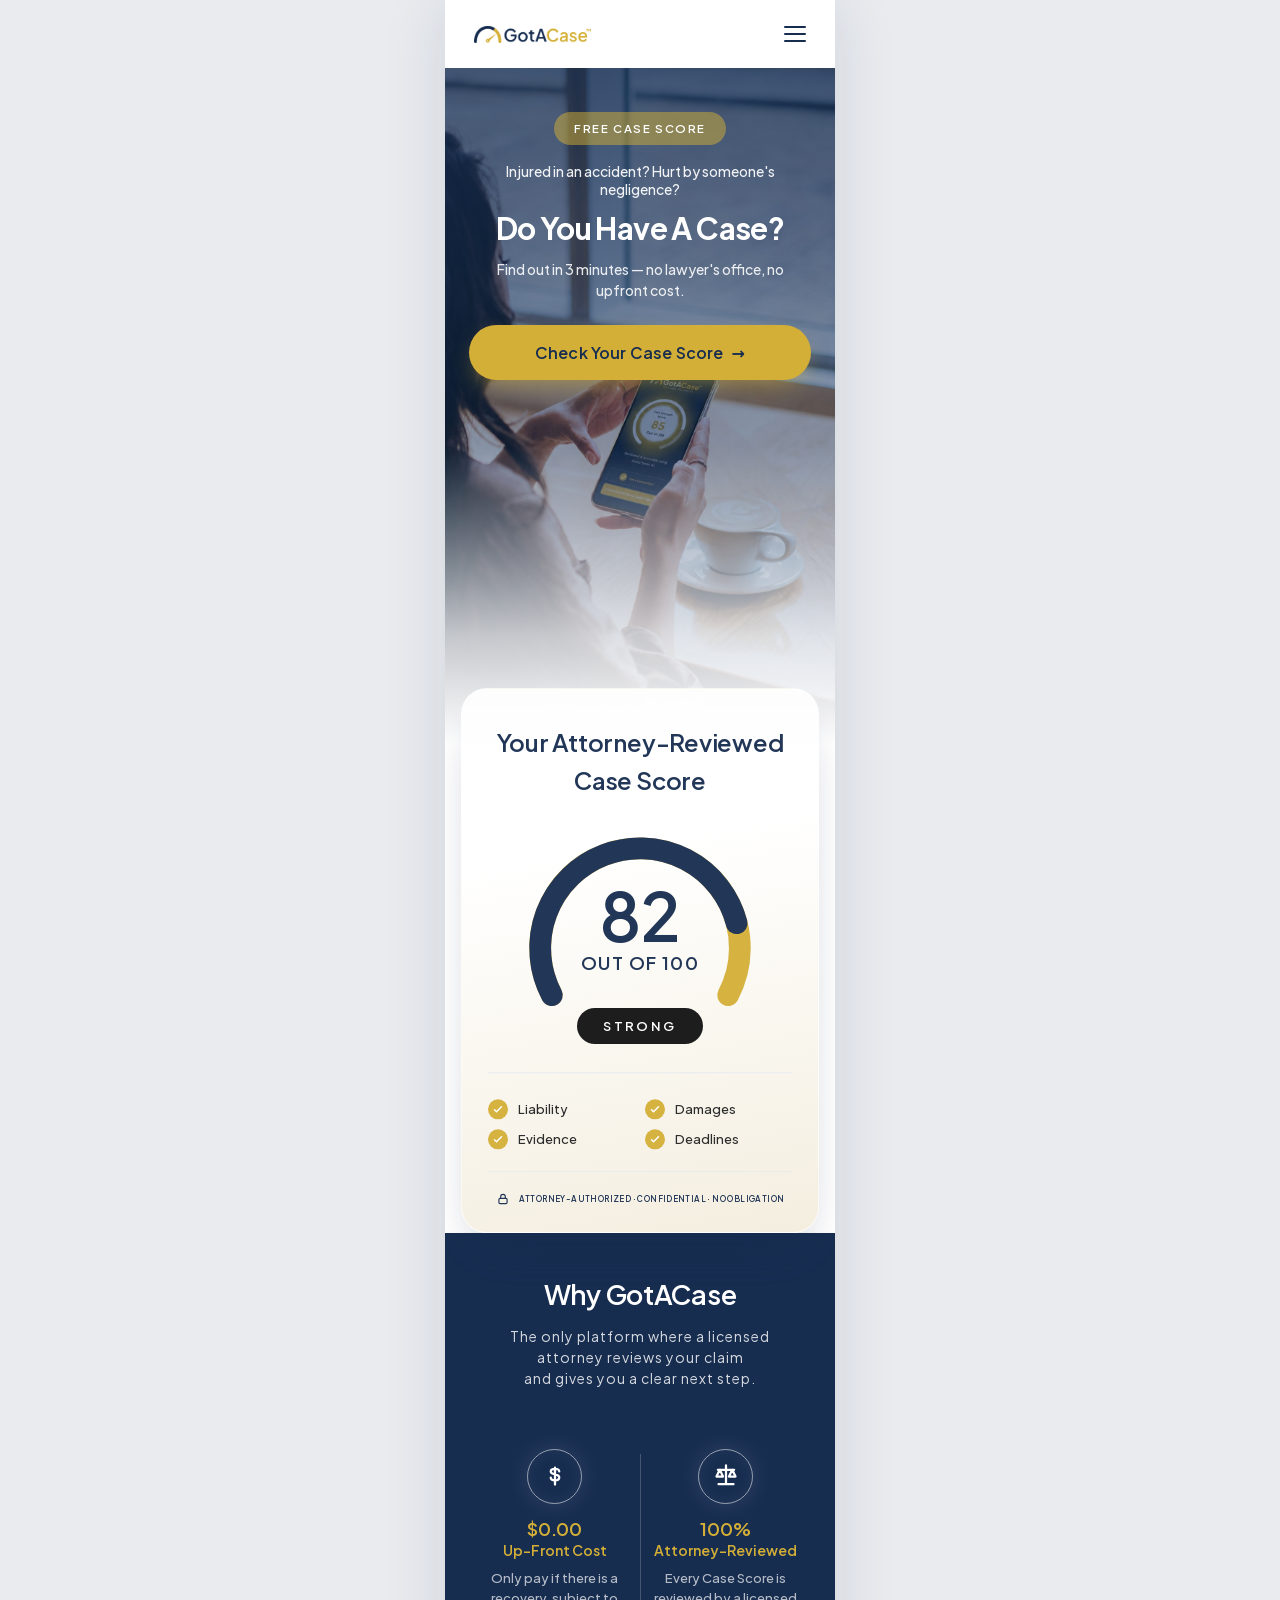
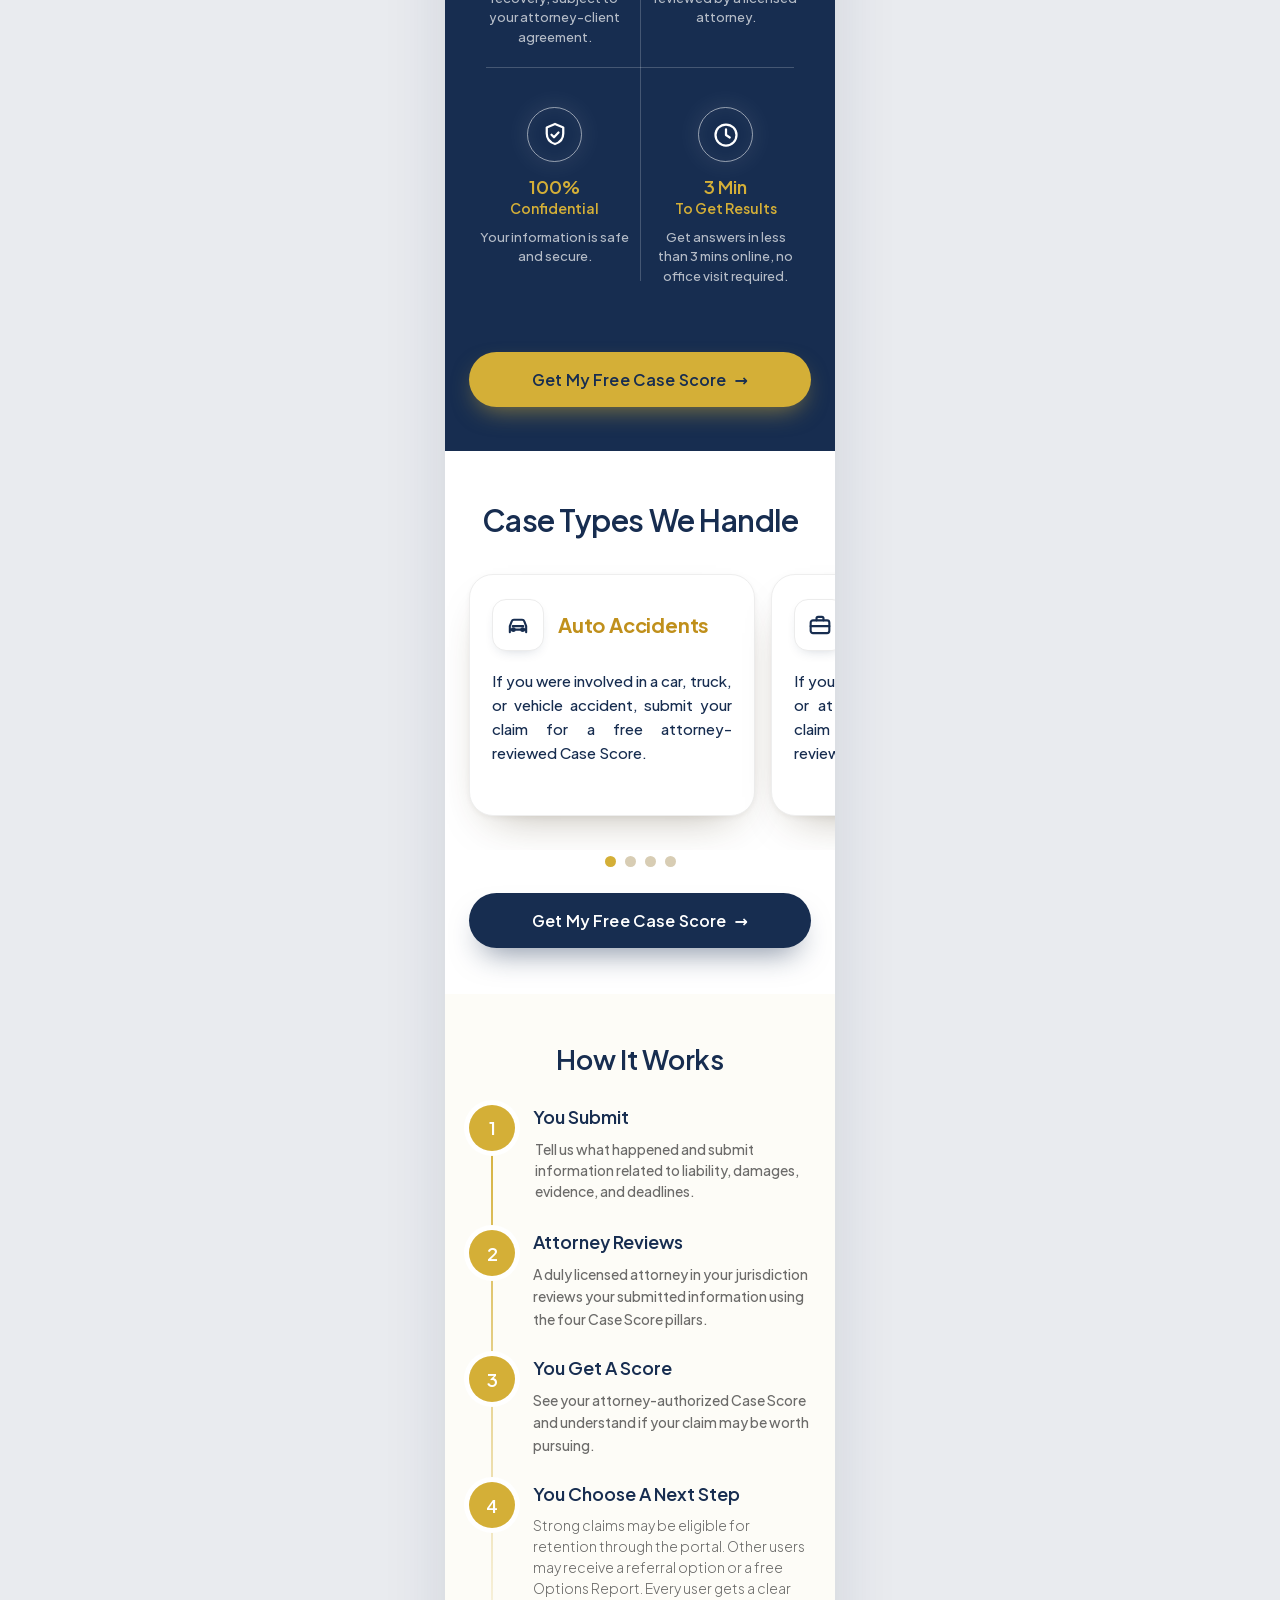
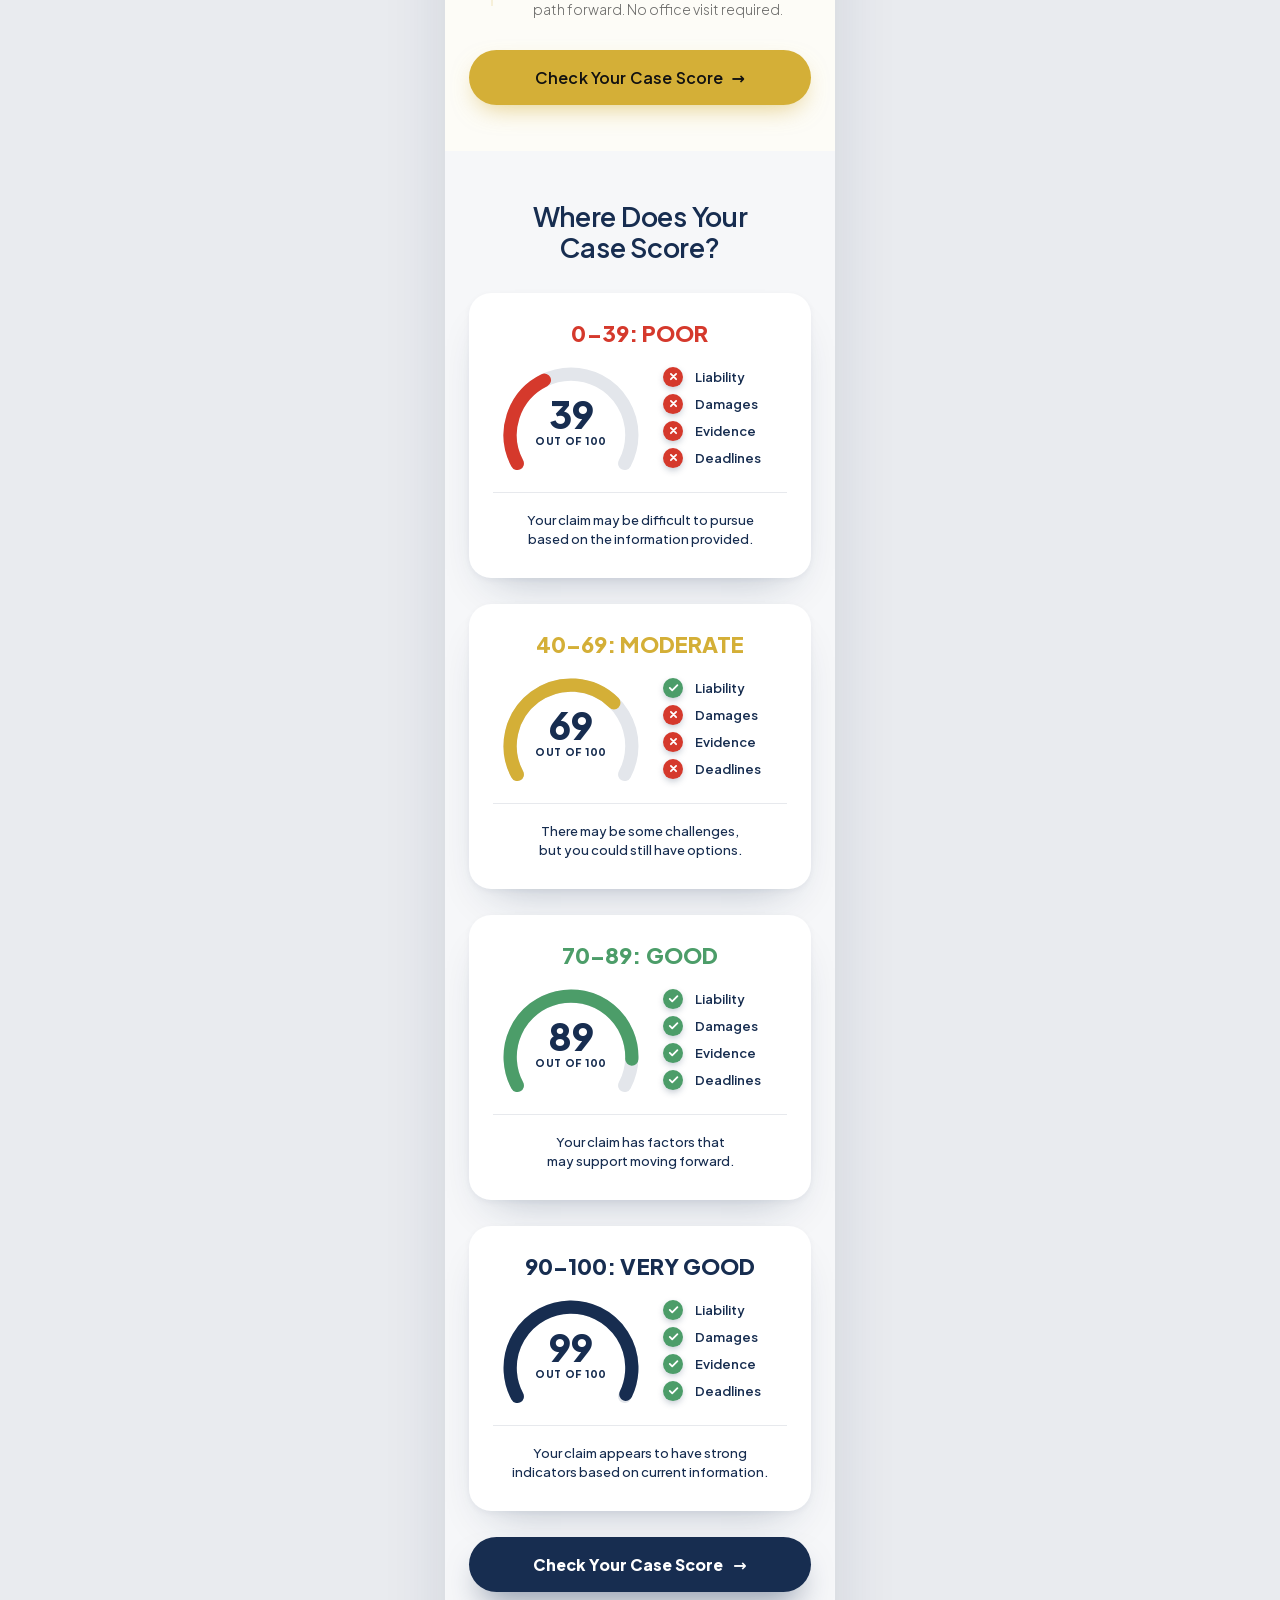
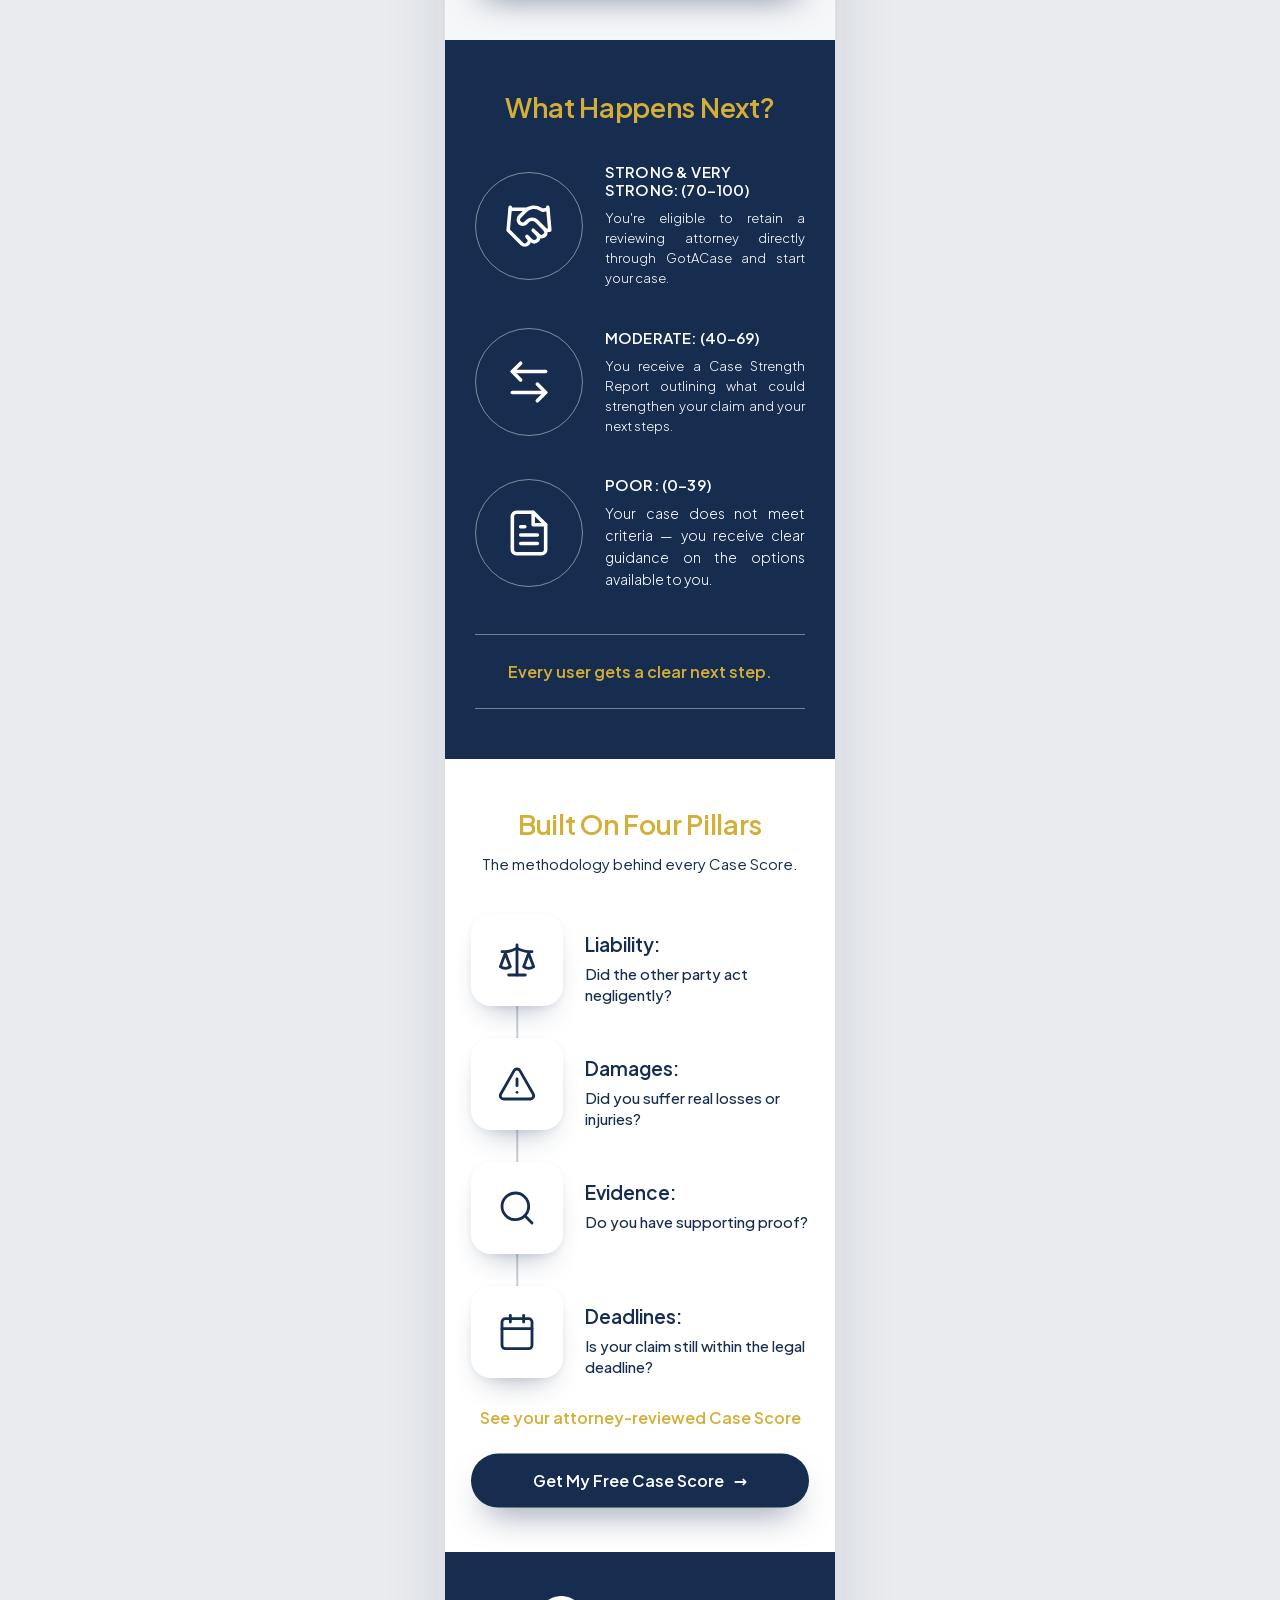
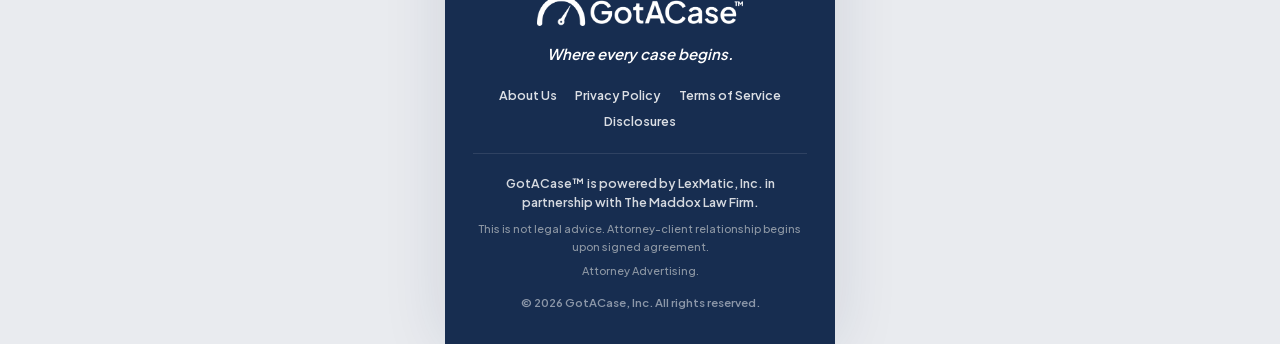
<file: site/index.html>
<!DOCTYPE html>
<html lang="en">
<head>
<meta charset="utf-8">
<meta name="viewport" content="width=device-width, initial-scale=1">
<title>GotACase&trade; — Where every case begins.</title>
<meta name="description" content="Find out if you have a personal injury case in 3 minutes. Get a free, attorney-reviewed Case Score. No upfront cost, no office visit.">
<link rel="icon" type="image/png" href="favicon.png">
<link rel="apple-touch-icon" href="apple-touch-icon.png">
<link rel="stylesheet" href="assets/css/fonts.css">
<link rel="stylesheet" href="assets/css/main.css">
<style>
:root {
    --navy: #172D50;
    --navy-deep: #172D50;
    --gold: #D4AF37;
    --gold-soft: #D4AF37;
    --steel: #8C96A3;
    --onyx: #111111;
    --white: #FFFFFF;
    --ink: #172D50;
    --line: #e7eaef;
    --page-bg: #e9ebef;
    --card-grad-top: #ffffff;
    --card-grad-bot: #f4eede;
    --font-bold: 600;
    --hero-zoom: 1.08;
  }

  * { margin: 0; padding: 0; box-sizing: border-box; }

  html { scroll-behavior: smooth; }

  body {
    font-family: 'Plus Jakarta Sans', system-ui, sans-serif;
    background: var(--page-bg);
    color: var(--ink);
    -webkit-font-smoothing: antialiased;
    display: flex;
    justify-content: center;
  }

  /* ---- Mobile shell ---- */
  .phone {
    width: 100%;
    max-width: 390px;
    min-height: 100vh;
    background: var(--white);
    position: relative;
    overflow: hidden;
    box-shadow: 0 0 60px rgba(23,45,80,0.12);
  }

  section { position: relative; }

  /* ---- Typography helpers ---- */
  .eyebrow {
    font-size: 12px;
    font-weight: var(--font-bold);
    letter-spacing: 0.16em;
    text-transform: uppercase;
  }
  h2.section-title {
    font-size: 27px;
    font-weight: var(--font-bold);
    line-height: 1.15;
    letter-spacing: -0.01em;
    color: var(--navy);
    text-wrap: balance;
  }
  .lede { color: var(--steel); font-size: 15px; line-height: 1.55; font-weight: 500; }

  /* ---- Gold CTA ---- */
  .cta {
    display: flex;
    align-items: center;
    justify-content: center;
    gap: 8px;
    width: 100%;
    background: var(--gold);
    color: var(--onyx);
    font-weight: var(--font-bold);
    font-size: 16px;
    letter-spacing: 0.01em;
    border: none;
    border-radius: 999px;
    padding: 17px 22px;
    cursor: pointer;
    text-decoration: none;
    box-shadow: 0 10px 24px -8px rgba(212,175,55,0.6);
    transition: transform .18s ease, box-shadow .18s ease, background .18s ease;
  }
  .cta:hover { transform: translateY(-2px); box-shadow: 0 16px 30px -10px rgba(212,175,55,0.7); background: #D4AF37; }
  .cta:active { transform: translateY(0); }
  .cta .arrow { transition: transform .18s ease; }
  .cta:hover .arrow { transform: translateX(4px); }

  /* ============ NAV ============ */
  .nav {
    position: sticky;
    top: 0;
    z-index: 60;
    background: rgba(255,255,255,0.92);
    backdrop-filter: blur(12px);
    -webkit-backdrop-filter: blur(12px);
    display: flex;
    align-items: center;
    justify-content: space-between;
    padding: 14px 20px;
  }
  .logo { display: flex; align-items: center; gap: 9px; text-decoration: none; }
  .logo-img { height: 17px; width: auto; display: block; margin-left: 9px; }
  .logo .word { font-size: 21px; font-weight: var(--font-bold); letter-spacing: -0.02em; line-height: 1; }
  .logo .got { color: var(--navy); }
  .logo .case { color: var(--gold); }
  .logo .tm { font-size: 9px; vertical-align: super; color: var(--steel); font-weight: var(--font-bold); }

  /* ============ HERO ============ */
  .hero { position: relative; min-height: 676px; display: flex; flex-direction: column; justify-content: flex-start; overflow: hidden; background-image: url('assets/images/hero-mobile.jpg'); background-size: cover; background-position: center; background-repeat: no-repeat; }
  .hero .overlay {
    position: absolute; inset: 0; z-index: 1; pointer-events: none;
    background:
      linear-gradient(180deg, rgba(23,45,80,0.62) 0%, rgba(23,45,80,0.34) 26%, rgba(23,45,80,0.10) 44%, rgba(255,255,255,0) 56%, rgba(255,255,255,0.75) 84%, rgba(255,255,255,1) 100%);
  }
  .hero .hero-inner {
    position: relative; z-index: 2;
    padding: 44px 24px 0; pointer-events: none;
    text-align: center;
  }
  .hero-inner * { pointer-events: auto; }
  .gold-pill {
    display: inline-flex; align-items: center; justify-content: center;
    background: rgba(212,175,55,0.5); color: var(--white);
    font-size: 11.5px; font-weight: var(--font-bold); letter-spacing: 0.14em; text-transform: uppercase;
    padding: 9px 20px; border-radius: 999px; margin-bottom: 16px; white-space: nowrap;
  }
  .hero .sub { color: rgba(255,255,255,0.92); font-size: 15px; font-weight: 500; margin-bottom: 10px; }
  .hero h1 { color: #FFFFFF; font-size: 36px; line-height: 1.05; font-weight: 600; letter-spacing: -0.02em; margin-bottom: 14px; white-space: nowrap; }
  .hero .body { color: rgba(255,255,255,0.88); font-size: 15px; line-height: 1.5; font-weight: 500; margin-bottom: 24px; max-width: 320px; margin-left: auto; margin-right: auto; }
  .hero .cta { color: #172D50; font-weight: 600; }
  .hero .cta .arrow { color: #172D50; }

  /* ============ CASE SCORE ============ */
  .score-wrap { padding: 0 16px; margin-top: -56px; position: relative; z-index: 10; }
  .score-card {
    background: linear-gradient(170deg, var(--card-grad-top) 0%, var(--card-grad-top) 30%, var(--card-grad-bot) 100%);
    border-radius: 26px;
    padding: 34px 26px 26px;
    box-shadow: 0 26px 50px -22px rgba(23,45,80,0.4);
    border: 1px solid rgba(255,255,255,0.6);
    text-align: center;
  }
  .score-card h2 { font-size: 26px; font-weight: var(--font-bold); color: var(--navy); line-height: 1.15; letter-spacing: -0.01em; }
  .gauge { margin: 8px auto 6px; max-width: 260px; }
  .gauge svg { width: 100%; height: 192px; overflow: visible; display: block; transform: translateY(-3%); }
  .gauge .g-num, .gauge .g-of { transform: translateY(13px); }
  .gauge .g-num { font-size: 52px; font-weight: var(--font-bold); fill: var(--navy); }
  .gauge .g-of { font-size: 14px; font-weight: var(--font-bold); letter-spacing: 0.08em; fill: var(--navy); }
  .tier-pill {
    display: inline-flex; align-items: center; gap: 8px;
    background: var(--onyx); color: var(--white);
    font-size: 13px; font-weight: var(--font-bold); letter-spacing: 0.18em; text-transform: uppercase;
    padding: 10px 26px; border-radius: 999px; margin-top: 2px;
  }
  .checks {
    display: grid; grid-template-columns: 1fr 1fr; gap: 10px;
    margin-top: 26px; padding-top: 26px; border-top: 1px solid var(--line);
    text-align: left;
    transform: translateY(3%);
  }
  .check { display: flex; align-items: center; gap: 10px; }
  .check .dot {
    width: 20px; height: 20px; border-radius: 50%; background: var(--gold);
    display: flex; align-items: center; justify-content: center; flex-shrink: 0;
  }
  .check .dot svg { width: 12px; height: 12px; }
  .check span { font-size: 13px; font-weight: 600; color: var(--navy); }
  .confidential {
    display: flex; align-items: center; justify-content: center; gap: 9px;
    margin-top: 24px; padding-top: 18px; border-top: 1px solid var(--line);
    color: var(--steel); font-size: 11px; font-weight: var(--font-bold); letter-spacing: 0.05em; text-transform: uppercase;
  }
  .confidential svg { width: 14px; height: 14px; flex-shrink: 0; }

  /* ============ WHY ============ */
  .why { background: var(--navy); padding: 46px 24px 44px; text-align: center; }
  .why h2 { color: var(--white); margin-bottom: 16px; }
  .why .why-sub {
    color: rgba(255,255,255,0.82); font-size: 15px; line-height: 1.5; font-weight: 500;
    max-width: 330px; margin: 0 auto 30px; text-wrap: balance;
  }
  .why-grid {
    position: relative; display: grid; grid-template-columns: 1fr 1fr; margin-bottom: 36px;
  }
  .why-grid::before {
    content: ""; position: absolute; top: 7%; bottom: 7%; left: 50%;
    width: 1px; background: rgba(255,255,255,0.2);
  }
  .why-grid::after {
    content: ""; position: absolute; left: 5%; right: 5%; top: 50%;
    height: 1px; background: rgba(255,255,255,0.2);
  }
  .why-cell {
    display: flex; flex-direction: column; align-items: center;
    padding: 30px 10px;
  }
  .why-ico {
    width: 62px; height: 62px; border-radius: 50%; flex-shrink: 0;
    border: 1.5px solid rgba(255,255,255,0.55);
    display: flex; align-items: center; justify-content: center;
    margin-bottom: 16px;
    box-shadow: 0 0 26px rgba(255,255,255,0.10), inset 0 0 18px rgba(255,255,255,0.05);
  }
  .why-ico svg { width: 30px; height: 30px; stroke: var(--white); fill: none; }
  .why-stat { color: var(--gold); font-size: 25px; font-weight: var(--font-bold); line-height: 1; letter-spacing: -0.01em; margin-bottom: 5px; }
  .why-label { color: var(--gold); font-size: 16px; font-weight: var(--font-bold); line-height: 1.1; margin-bottom: 11px; }
  .why-desc { color: rgba(255,255,255,0.68); font-size: 13.5px; line-height: 1.5; font-weight: 500; max-width: 200px; text-wrap: pretty; }
  .why .cta { color: #172D50; }
  .why .cta .arrow { color: #172D50; }

  /* ============ CASE TYPES ============ */
  .case-types {
    position: relative;
    padding: 52px 0 46px;
    overflow: hidden;
    background: #ffffff;
  }
  .case-types > h2,
  .case-types > .ct2-carousel,
  .case-types > .ct2-dots,
  .case-types > .ct-cta { position: relative; z-index: 1; }
  .case-types h2 {
    color: #172D50; text-align: center; padding: 0 24px;
    font-size: 30px; margin-bottom: 26px; letter-spacing: -0.015em;
  }
  .ct2-carousel {
    display: flex; gap: 16px; overflow-x: auto; padding: 10px 24px 34px;
    scroll-snap-type: x mandatory; -webkit-overflow-scrolling: touch;
  }
  .ct2-carousel::-webkit-scrollbar { height: 0; }
  .ct2-card {
    flex: 0 0 286px; scroll-snap-align: center;
    background: #ffffff;
    border: 1px solid #eee;
    border-radius: 24px; padding: 24px 22px 26px;
    box-shadow: 0 20px 44px -24px rgba(60,45,15,0.4), 0 2px 5px rgba(60,45,15,0.05);
  }
  .ct2-head { display: flex; align-items: center; gap: 14px; margin-bottom: 18px; }
  .ct2-ico {
    width: 52px; height: 52px; border-radius: 14px; flex-shrink: 0;
    background: #fff; border: 1px solid #ececec;
    box-shadow: 0 5px 14px -8px rgba(23,45,80,0.3);
    display: flex; align-items: center; justify-content: center;
  }
  .ct2-ico svg { width: 28px; height: 28px; stroke: #172D50; fill: none; }
  .ct2-title { color: #C0901C; font-size: 20px; font-weight: 700; line-height: 1.15; letter-spacing: -0.01em; }
  .ct2-desc {
    color: #172D50; font-size: 15px; line-height: 1.6; font-weight: 500;
    text-align: justify; margin-bottom: 24px;
  }
  /* dots */
  .ct2-dots { display: flex; gap: 9px; justify-content: center; margin: 6px 0 26px; }
  .ct2-dots .dot { width: 11px; height: 11px; border-radius: 50%; background: #d8cdb4; cursor: pointer; transition: background .2s ease; }
  .ct2-dots .dot.active { background: var(--gold); }
  .case-types .ct-cta { padding: 0 24px; }
  /* navy CTA variant */
  .cta.cta-navy { background: #172D50; color: #fff; box-shadow: 0 16px 30px -12px rgba(23,45,80,0.55); }
  .cta.cta-navy:hover { background: #172D50; box-shadow: 0 20px 34px -12px rgba(23,45,80,0.6); }
  .cta.cta-navy .arrow { color: #fff; }

  /* ============ HOW IT WORKS ============ */
  .how { padding: 50px 24px 46px; background: #f7efd7; }
  .how h2 { text-align: center; margin-bottom: 30px; }
  .steps { position: relative; margin-bottom: 30px; }
  .steps::before {
    content: ""; position: absolute; left: 22px; top: 14px; bottom: 14px;
    width: 2px; background: linear-gradient(180deg, var(--gold), rgba(212,175,55,0.15));
  }
  .step { position: relative; display: flex; gap: 18px; padding-bottom: 26px; }
  .step:last-child { padding-bottom: 0; }
  .step .num {
    position: relative; z-index: 1; flex-shrink: 0;
    width: 46px; height: 46px; border-radius: 50%;
    background: var(--navy); color: var(--white);
    display: flex; align-items: center; justify-content: center;
    font-size: 18px; font-weight: var(--font-bold);
    box-shadow: 0 0 0 5px var(--white);
  }
  .step .s-title { font-size: 18px; font-weight: var(--font-bold); color: var(--navy); line-height: 1.15; padding-top: 2px; }
  .step .s-desc { font-size: 14px; color: var(--steel); font-weight: 500; margin-top: 4px; line-height: 1.5; }

  /* ============ SCORE RANGES ============ */
  .ranges { padding: 50px 24px 48px; background: #f6f7f9; }
  .ranges h2 { text-align: center; margin-bottom: 30px; }
  .rng-card {
    background: #fff; border-radius: 22px;
    padding: 26px 24px 28px; margin-bottom: 26px;
    box-shadow: 0 22px 44px -24px rgba(23,45,80,0.30), 0 2px 6px rgba(23,45,80,0.05);
  }
  .rng-head { text-align: center; font-size: 22px; font-weight: 800; letter-spacing: 0.005em; margin-bottom: 6px; }
  .rng-body { display: flex; align-items: center; gap: 10px; }
  .rng-gauge { flex: 0 0 156px; }
  .rng-gauge svg { width: 100%; height: auto; overflow: visible; display: block; transform: translateY(-3%); }
  .rg-num { font-size: 48px; font-weight: 800; fill: var(--navy); }
  .rg-of { font-size: 13px; font-weight: 800; letter-spacing: 0.07em; fill: var(--navy); }
  .rng-checks { flex: 1; display: flex; flex-direction: column; gap: 7px; padding-left: 4px; transform: translateY(6%); }
  .rng-checks .row { display: flex; align-items: center; gap: 12px; font-size: 13px; font-weight: 600; color: var(--navy); }
  .rng-checks .ci {
    width: 20px; height: 20px; border-radius: 50%; flex-shrink: 0;
    display: flex; align-items: center; justify-content: center;
    box-shadow: 0 3px 7px -1px rgba(23,45,80,0.28);
  }
  .rng-checks .ci svg { width: 15px; height: 15px; }
  .rng-checks .good .ci { background: #4C9D69; }
  .rng-checks .bad .ci { background: #D5392C; }
  .rng-divider { height: 1px; background: #e7e9ed; margin: 22px 0 18px; }
  .rng-desc { text-align: center; font-size: 13px; line-height: 1.5; color: #172D50; font-weight: 500; max-width: 330px; margin: 0 auto; text-wrap: balance; }
  .rng-cta {
    display: flex; align-items: center; justify-content: center; gap: 10px;
    width: 100%; background: var(--navy); color: #fff;
    font-size: 16px; font-weight: 800; padding: 17px 22px; border-radius: 999px;
    text-decoration: none; box-shadow: 0 18px 32px -12px rgba(23,45,80,0.55);
    margin-top: 2px;
  }
  .rng-cta:hover { background: #172D50; }

  /* ============ WHAT HAPPENS NEXT ============ */
  .next { background: var(--navy); padding: 52px 30px 50px; }
  .next h2 { text-align: center; color: var(--gold); margin-bottom: 40px; }
  .outcome {
    display: flex; gap: 22px; align-items: center; margin-bottom: 40px;
  }
  .outcome:last-of-type { margin-bottom: 0; }
  .outcome .o-ico {
    flex-shrink: 0; width: 108px; height: 108px; border-radius: 50%;
    border: 1.5px solid rgba(255,255,255,0.45);
    display: flex; align-items: center; justify-content: center;
  }
  .outcome .o-ico svg { width: 50px; height: 50px; stroke: #fff; fill: none; }
  .outcome .o-tier {
    color: #fff; font-size: 17px; font-weight: var(--font-bold);
    letter-spacing: 0.01em; line-height: 1.2; margin-bottom: 9px; text-transform: uppercase;
  }
  .outcome .o-desc {
    color: rgba(255,255,255,0.78); font-size: 14px; line-height: 1.55;
    font-weight: 400; text-align: justify; text-wrap: pretty;
  }
  .next-foot { margin-top: 44px; }
  .next-foot .rule { height: 1px; background: rgba(255,255,255,0.4); }
  .next .footnote {
    text-align: center; color: var(--gold); font-size: 16px;
    font-weight: var(--font-bold); padding: 26px 0;
  }

  /* ============ FOUR PILLARS ============ */
  .pillars {
    background: #ffffff;
    padding: 50px 26px 46px; text-align: center;
  }
  .pillars h2 { color: var(--gold); margin-bottom: 12px; }
  .pillars .lede { color: var(--navy); font-weight: 600; margin-bottom: 38px; }
  .pillar-grid { display: flex; flex-direction: column; max-width: 420px; margin: 0 auto; }
  .pillar {
    display: flex; gap: 22px; align-items: flex-start; text-align: left;
    position: relative; padding-bottom: 32px;
  }
  .pillar:last-child { padding-bottom: 0; }
  .pillar:not(:last-child)::before {
    content: ""; position: absolute; left: 46px; top: 26px; bottom: 0;
    width: 1.5px; background: #c8cdd7; transform: translateX(-50%); z-index: 0;
  }
  .pillar .p-icon {
    position: relative; z-index: 1; flex-shrink: 0;
    width: 92px; height: 92px; border-radius: 20px; background: #fff;
    box-shadow: 0 16px 30px -16px rgba(23,45,80,0.4), 0 2px 6px rgba(23,45,80,0.06);
    display: flex; align-items: center; justify-content: center;
  }
  .pillar .p-icon svg { width: 40px; height: 40px; stroke: var(--navy); }
  .pillar .p-body { padding-top: 18px; }
  .pillar .p-title { color: var(--navy); font-size: 19px; font-weight: var(--font-bold); margin-bottom: 7px; }
  .pillar .p-desc { color: #172D50; font-size: 15px; font-weight: 500; line-height: 1.4; }
  .pillars-tag { color: var(--gold); font-size: 16px; font-weight: var(--font-bold); text-align: center; margin: 14px 0 22px; transform: translateY(3%); }
  .pillars-cta {
    display: flex; align-items: center; justify-content: center; gap: 10px;
    width: 100%; background: var(--navy); color: #fff;
    font-size: 16px; font-weight: var(--font-bold); padding: 17px 22px; border-radius: 999px;
    text-decoration: none; box-shadow: 0 18px 34px -14px rgba(23,45,80,0.55);
    transform: translateY(3%);
  }
  .pillars-cta:hover { background: #172D50; }

  /* ============ FOOTER ============ */
  .footer { background: var(--navy-deep); padding: 44px 28px 34px; text-align: center; }
  .footer .f-logo { margin-bottom: 14px; }
  .footer .f-logo-img { height: 30px; width: auto; display: inline-block; }
  .footer .f-tag { color: var(--gold); font-size: 15px; font-weight: var(--font-bold); font-style: italic; margin-bottom: 24px; }
  .footer .f-links {
    display: flex; flex-wrap: wrap; align-items: center; justify-content: center; gap: 10px 18px;
    margin-bottom: 24px;
  }
  .footer .f-links a { color: rgba(255,255,255,0.85); font-size: 12.5px; font-weight: 600; text-decoration: none; }
  .footer .f-links a:hover { color: var(--gold); }
  .footer .disclaimer {
    color: rgba(255,255,255,0.42); font-size: 11px; line-height: 1.6; font-weight: 500;
    border-top: 1px solid rgba(255,255,255,0.1); padding-top: 20px; max-width: 320px; margin: 0 auto 16px;
    text-align: left;
  }
  .footer .f-legal {
    border-top: 1px solid rgba(255,255,255,0.1); padding-top: 20px;
    max-width: 360px; margin: 0 auto 16px;
  }
  .footer .f-entity {
    color: rgba(255,255,255,0.82); font-size: 12.5px; line-height: 1.55; font-weight: 600;
    margin-bottom: 8px;
  }
  .footer .f-disclaimer {
    color: #8C96A3; font-size: 11px; line-height: 1.6; font-weight: 500; margin-bottom: 6px;
  }
  .footer .f-advertising {
    color: #8C96A3; font-size: 11px; line-height: 1.6; font-weight: 500;
  }
  .footer .copy { color: rgba(255,255,255,0.5); font-size: 11.5px; font-weight: 600; }
</style>
</head>
<body>
<div class="phone">

    <!-- ============ 1. NAV ============ -->
    <nav class="nav">
      <a href="#top" class="logo">
        <img src="assets/images/logo.png" alt="GotACase" class="logo-img">
      </a>
      <details class="menu"><summary aria-label="Open menu"><span></span><span></span><span></span></summary>
        <nav class="menu-panel">
          <a href="index.html">Home</a>
          <a href="quiz.html">Check Your Case Score</a>
          <a href="alabama.html">Alabama</a>
          <a href="contact.html">Contact</a>
        </nav>
      </details>
      
    </nav>

    <span id="top"></span>

    <!-- ============ 2. HERO ============ -->
    <section class="hero">
      
      <div class="overlay"></div>
      <div class="hero-inner">
        <span class="gold-pill">Free Case Score</span>
        <p class="sub" style="font-size: 14px; margin: 1px 0px 15px">Injured in an accident? Hurt by someone's negligence?</p>
        <h1 style="font-size: 30px; font-weight: 700">Do You Have A Case?</h1>
        <p class="body" style="font-size: 14px">Find out in 3 minutes — no lawyer's office, no upfront cost.</p>
        <a href="quiz.html" class="cta">Check Your Case Score <span class="arrow">→</span></a>
      </div>
    </section>

    <!-- ============ 3. CASE SCORE ============ -->
    <section class="score-wrap" id="score">
      <div class="score-card" style="color: rgb(255, 255, 255); opacity: 0.95">
        <h2 style="line-height: 1.6; font-size: 24px">Your Attorney-Reviewed Case Score</h2>
        <div class="gauge" data-gauge="" data-score="82"></div>
        <div class="tier-pill">Strong</div>
        <div class="checks">
          <div class="check"><span class="dot"><svg viewBox="0 0 24 24" fill="none"><path d="M5 13l4 4L19 7" stroke="#111" stroke-width="3" stroke-linecap="round" stroke-linejoin="round" style="stroke: rgb(255, 255, 255)"></path></svg></span><span style="font-weight: 500; color: rgb(34, 34, 34)">Liability</span></div>
          <div class="check"><span class="dot"><svg viewBox="0 0 24 24" fill="none"><path d="M5 13l4 4L19 7" stroke="#111" stroke-width="3" stroke-linecap="round" stroke-linejoin="round" style="stroke: rgb(255, 255, 255)"></path></svg></span><span style="font-weight: 500; color: rgb(34, 34, 34)">Damages</span></div>
          <div class="check"><span class="dot"><svg viewBox="0 0 24 24" fill="none"><path d="M5 13l4 4L19 7" stroke="#111" stroke-width="3" stroke-linecap="round" stroke-linejoin="round" style="stroke: rgb(255, 255, 255)"></path></svg></span><span style="color: rgb(34, 34, 34); font-weight: 500">Evidence</span></div>
          <div class="check"><span class="dot"><svg viewBox="0 0 24 24" fill="none"><path d="M5 13l4 4L19 7" stroke="#111" stroke-width="3" stroke-linecap="round" stroke-linejoin="round" style="stroke: rgb(255, 255, 255)"></path></svg></span><span style="font-weight: 500; color: rgb(34, 34, 34)">Deadlines</span></div>
        </div>
        <div class="confidential" style="padding: 20px 0px 0px; font-size: 8px; color: #172D50">
          <svg viewBox="0 0 24 24" fill="none"><rect x="5" y="11" width="14" height="9" rx="2" stroke="#8C96A3" stroke-width="2" style="stroke: #172D50; height: 9px"></rect><path d="M8 11V8a4 4 0 0 1 8 0v3" stroke="#8C96A3" stroke-width="2" style="stroke: #172D50"></path></svg>
          Attorney-Authorized · Confidential · No Obligation
        </div>
      </div>
    </section>

    <!-- ============ 4. WHY GOTACASE ============ -->
    <section class="why">
      <h2 class="section-title">Why GotACase</h2>
      <p class="why-sub" style="font-size: 14px; text-align: center; line-height: 1.5; letter-spacing: 1px; font-weight: 400">The only platform where a licensed attorney reviews your claim and gives you a clear next step.</p>
      <div class="why-grid">
        <div class="why-cell">
          <div class="why-ico" style="height: 55px; width: 55px"><svg viewBox="0 0 24 24" fill="none" stroke-width="1.8"><path d="M12 5.2v13.6M15.4 8.3C15.4 7 13.9 6.3 12 6.3s-3.4.7-3.4 2.1 1.4 1.9 3.4 2.3 3.4 1 3.4 2.4-1.5 2.3-3.4 2.3-3.4-.8-3.4-2.2" stroke-linecap="round" stroke-linejoin="round"></path></svg></div>
          <div class="why-stat" style="font-size: 18px">$0.00</div>
          <div class="why-label" style="font-size: 14px">Up-Front Cost</div>
          <div class="why-desc" style="font-size: 13px">Only pay if there is a recovery, subject to your attorney-client agreement.</div>
        </div>
        <div class="why-cell">
          <div class="why-ico" style="width: 55px; height: 55px"><svg viewBox="0 0 24 24" fill="none" stroke-width="1.8"><path d="M12 3.5v15M6 18.5h12M5.5 7h13M7 7l-2.6 5.4h5.2L7 7zM17 7l-2.6 5.4h5.2L17 7z" stroke-linecap="round" stroke-linejoin="round"></path></svg></div>
          <div class="why-stat" style="font-size: 18px">100%</div>
          <div class="why-label" style="font-size: 14px">Attorney-Reviewed</div>
          <div class="why-desc" style="font-size: 13px">Every Case Score is reviewed by a licensed attorney.</div>
        </div>
        <div class="why-cell">
          <div class="why-ico" style="width: 55px; height: 55px"><svg viewBox="0 0 24 24" fill="none" stroke-width="1.8"><path d="M12 3.2l6.6 2.8v4.7c0 4.2-2.8 7.2-6.6 8.5-3.8-1.3-6.6-4.3-6.6-8.5V6L12 3.2z" stroke-linejoin="round"></path><path d="M9.2 11.8l2 2 3.6-3.8" stroke-linecap="round" stroke-linejoin="round"></path></svg></div>
          <div class="why-stat" style="font-size: 18px">100%</div>
          <div class="why-label" style="font-size: 14px">Confidential</div>
          <div class="why-desc" style="font-size: 13px">Your information is safe and secure.</div>
        </div>
        <div class="why-cell">
          <div class="why-ico" style="width: 55px; height: 55px"><svg viewBox="0 0 24 24" fill="none" stroke-width="1.8"><circle cx="12" cy="12" r="8.4"></circle><path d="M12 7.4V12l3 2" stroke-linecap="round" stroke-linejoin="round"></path></svg></div>
          <div class="why-stat" style="font-size: 18px">3 Min</div>
          <div class="why-label" style="font-size: 14px">To Get Results</div>
          <div class="why-desc" style="font-size: 13px">Get answers in less than 3 mins online, no office visit required.</div>
        </div>
      </div>
      <a href="quiz.html" class="cta">Get My Free Case Score <span class="arrow">→</span></a>
    </section>

    <!-- ============ 5. CASE TYPES ============ -->
    <section class="case-types">
      <h2 class="section-title">Case Types We Handle</h2>
      <div class="ct2-carousel" id="case-carousel"></div>
      <div class="ct2-dots" id="ct-dots"></div>
      <div class="ct-cta"><a href="quiz.html" class="cta cta-navy">Get My Free Case Score <span class="arrow">→</span></a></div>
    </section>

    <!-- ============ 6. HOW IT WORKS ============ -->
    <section class="how" id="how" style="background-color: rgb(253, 252, 247)">
      <h2 class="section-title">How It Works</h2>
      <div class="steps">
        <div class="step"><div class="num" style="background-color: rgb(212, 175, 55)">1</div><div><div class="s-title">You Submit</div><div class="s-desc" style="color: rgba(45, 45, 45, 0.7); padding: 2px; margin: 10px 0px 0px">Tell us what happened and submit information related to liability, damages, evidence, and deadlines.</div></div></div>
        <div class="step"><div class="num" style="background-color: rgb(212, 175, 55)">2</div><div><div class="s-title">Attorney Reviews</div><div class="s-desc" style="color: rgba(45, 45, 45, 0.7); line-height: 1.6; margin: 10px 0px 0px">A duly licensed attorney in your jurisdiction reviews your submitted information using the four Case Score pillars.</div></div></div>
        <div class="step"><div class="num" style="background-color: rgb(212, 175, 55)">3</div><div><div class="s-title">You Get A Score</div><div class="s-desc" style="line-height: 1.6; color: rgba(45, 45, 45, 0.7); margin: 10px 0px 0px">See your attorney-authorized Case Score and understand if your claim may be worth pursuing.</div></div></div>
        <div class="step"><div class="num" style="background-color: rgb(212, 175, 55)">4</div><div><div class="s-title">You Choose A Next Step</div><div class="s-desc" style="color: rgba(45, 45, 45, 0.7); font-weight: 100; font-size: 14px; line-height: 1.5; margin: 10px 0px 0px">Strong claims may be eligible for retention through the portal. Other users may receive a referral option or a free Options Report. Every user gets a clear path forward. No office visit required.</div></div></div>
      </div>
      <a href="quiz.html" class="cta">Check Your Case Score <span class="arrow">→</span></a>
    </section>

    <!-- ============ 7. SCORE RANGES ============ -->
    <section class="ranges" id="ranges">
      <h2 class="section-title">Where Does Your Case Score?</h2>
      <div id="range-cards"></div>
      <a href="quiz.html" class="rng-cta">Check Your Case Score <span>→</span></a>
    </section>

    <!-- ============ 8. WHAT HAPPENS NEXT ============ -->
    <section class="next">
      <h2 class="section-title">What Happens Next?</h2>
      <div class="outcome">
        <div class="o-ico"><svg viewBox="0 0 24 24" fill="none" stroke-width="1.7" stroke-linecap="round" stroke-linejoin="round"><path d="m11 17 2 2a1 1 0 1 0 3-3"></path><path d="m14 14 2.5 2.5a1 1 0 1 0 3-3l-3.88-3.88a3 3 0 0 0-4.24 0l-.88.88a1 1 0 1 1-3-3l2.81-2.81a5.79 5.79 0 0 1 7.06-.87l.47.28a2 2 0 0 0 1.42.25L21 4"></path><path d="m21 3 1 11h-2"></path><path d="M3 3 2 14l6.5 6.5a1 1 0 1 0 3-3"></path><path d="M3 4h8"></path></svg></div>
        <div><div class="o-tier" style="font-size: 15px">STRONG &amp; VERY STRONG: (70–100)</div><div class="o-desc" style="font-size: 13px; color: rgb(255, 255, 255); font-weight: 300">You're eligible to retain a reviewing attorney directly through GotACase and start your case.</div></div>
      </div>
      <div class="outcome">
        <div class="o-ico"><svg viewBox="0 0 24 24" fill="none" stroke-width="1.7" stroke-linecap="round" stroke-linejoin="round"><path d="M8 3 4 7l4 4"></path><path d="M4 7h16"></path><path d="m16 21 4-4-4-4"></path><path d="M20 17H4"></path></svg></div>
        <div><div class="o-tier" style="font-size: 15px">MODERATE:
(40–69)</div><div class="o-desc" style="font-size: 13px; color: rgb(255, 255, 255); font-weight: 300">You receive a Case Strength Report outlining what could strengthen your claim and your next steps.</div></div>
      </div>
      <div class="outcome">
        <div class="o-ico"><svg viewBox="0 0 24 24" fill="none" stroke-width="1.7" stroke-linecap="round" stroke-linejoin="round"><path d="M14 2H6a2 2 0 0 0-2 2v16a2 2 0 0 0 2 2h12a2 2 0 0 0 2-2V8z"></path><path d="M14 2v6h6"></path><path d="M16 13H8"></path><path d="M16 17H8"></path><path d="M10 9H8"></path></svg></div>
        <div><div class="o-tier" style="font-size: 15px">POOR: (0–39)</div><div class="o-desc" style="font-weight: 300; color: rgb(255, 255, 255)">Your case does not meet criteria — you receive clear guidance on the options available to you.</div></div>
      </div>
      <div class="next-foot">
        <div class="rule"></div>
        <p class="footnote">Every user gets a clear next step.</p>
        <div class="rule"></div>
      </div>
    </section>

    <!-- ============ 9. FOUR PILLARS ============ -->
    <section class="pillars" id="pillars">
      <h2 class="section-title">Built On Four Pillars</h2>
      <p class="lede" style="font-weight: 400">The methodology behind every Case Score.</p>
      <div class="pillar-grid">
        <div class="pillar">
          <div class="p-icon"><svg viewBox="0 0 24 24" fill="none" stroke-width="1.7" stroke-linecap="round" stroke-linejoin="round"><path d="m16 16 3-8 3 8c-.87.65-1.92 1-3 1s-2.13-.35-3-1Z"></path><path d="m2 16 3-8 3 8c-.87.65-1.92 1-3 1s-2.13-.35-3-1Z"></path><path d="M7 21h10"></path><path d="M12 3v18"></path><path d="M3 7h2c2 0 5-1 7-2 2 1 5 2 7 2h2"></path></svg></div>
          <div class="p-body"><div class="p-title">Liability:</div><div class="p-desc">Did the other party act negligently?</div></div>
        </div>
        <div class="pillar">
          <div class="p-icon"><svg viewBox="0 0 24 24" fill="none" stroke-width="1.7" stroke-linecap="round" stroke-linejoin="round"><path d="m21.73 18-8-14a2 2 0 0 0-3.48 0l-8 14A2 2 0 0 0 4 21h16a2 2 0 0 0 1.73-3Z"></path><path d="M12 9v4"></path><path d="M12 17h.01"></path></svg></div>
          <div class="p-body"><div class="p-title">Damages:</div><div class="p-desc">Did you suffer real losses or injuries?</div></div>
        </div>
        <div class="pillar">
          <div class="p-icon"><svg viewBox="0 0 24 24" fill="none" stroke-width="1.7" stroke-linecap="round" stroke-linejoin="round"><circle cx="11" cy="11" r="8"></circle><path d="m21 21-4.3-4.3"></path></svg></div>
          <div class="p-body"><div class="p-title">Evidence:</div><div class="p-desc">Do you have supporting proof?</div></div>
        </div>
        <div class="pillar">
          <div class="p-icon"><svg viewBox="0 0 24 24" fill="none" stroke-width="1.7" stroke-linecap="round" stroke-linejoin="round"><path d="M8 2v4"></path><path d="M16 2v4"></path><rect width="18" height="18" x="3" y="4" rx="2"></rect><path d="M3 10h18"></path></svg></div>
          <div class="p-body"><div class="p-title">Deadlines:</div><div class="p-desc">Is your claim still within the legal deadline?</div></div>
        </div>
      </div>
      <p class="pillars-tag" style="margin: 25px 0px 22px; line-height: 1.7">See your attorney-reviewed Case Score</p>
      <a href="quiz.html" class="pillars-cta" style="gap: 10px; padding: 22px; margin: 1px 0px 0px; line-height: 1.7; height: 54px">Get My Free Case Score <span class="arrow">→</span></a>
    </section>

    <!-- ============ 10. FOOTER ============ -->
    <footer class="footer">
      <div class="f-logo">
        <img src="assets/images/logo-white.png" alt="GotACase" class="f-logo-img">
      </div>
      <div class="f-tag" style="color: #FFFFFF">Where every case begins.</div>
      <div class="f-links" style="font-size: 11px">
        <a href="#">About Us</a>
        <a href="#">Privacy Policy</a>
        <a href="#">Terms of Service</a>
        <a href="#">Disclosures</a>
      </div>
      <div class="f-legal">
        <p class="f-entity">GotACase&trade; is powered by LexMatic, Inc. in partnership with The Maddox Law Firm.</p>
        <p class="f-disclaimer">This is not legal advice. Attorney-client relationship begins upon signed agreement.</p>
        <p class="f-advertising">Attorney Advertising.</p>
      </div>
      <p class="copy">© 2026 GotACase, Inc. All rights reserved.</p>
    </footer>

  </div>

  <script>
    

    /* ---------- Case type carousel data ---------- */
    const carIcon = '<path d="M5 16v-3l1.6-4.2A2 2 0 0 1 8.5 7.5h7a2 2 0 0 1 1.9 1.3L19 13v3M5 16h14M5 16v2.2M19 16v2.2M7.5 13h9" stroke-linecap="round" stroke-linejoin="round"/><circle cx="8" cy="16" r="1.2"/><circle cx="16" cy="16" r="1.2"/>';
    const briefcaseIcon = '<rect x="4" y="8" width="16" height="11" rx="2"/><path d="M9 8V6.4A1.4 1.4 0 0 1 10.4 5h3.2A1.4 1.4 0 0 1 15 6.4V8M4 13h16" stroke-linecap="round" stroke-linejoin="round"/>';
    const slipIcon = '<path d="M12 4l8.5 15H3.5L12 4z" stroke-linejoin="round"/><path d="M12 10v4M12 16.4v.4" stroke-linecap="round"/>';
    const medicalIcon = '<rect x="4" y="4" width="16" height="16" rx="4.5"/><path d="M12 9v6M9 12h6" stroke-linecap="round"/>';

    const caseTypes = [
      { label: 'Auto Accidents',       icon: carIcon,       desc: 'If you were involved in a car, truck, or vehicle accident, submit your claim for a free attorney-reviewed Case Score.' },
      { label: 'Workplace Injuries',   icon: briefcaseIcon, desc: 'If you suffered an injury on the job or at a work site, submit your claim for a free attorney-reviewed Case Score.' },
      { label: 'Slip &amp; Fall',      icon: slipIcon,      desc: 'If you were hurt in a slip, trip, or fall on someone else\u2019s property, submit your claim for a free attorney-reviewed Case Score.' },
      { label: 'Medical Malpractice',  icon: medicalIcon,   desc: 'If you were harmed by a medical error or negligent care, submit your claim for a free attorney-reviewed Case Score.' }
    ];

    const carousel = document.getElementById('case-carousel');
    carousel.innerHTML = caseTypes.map((c, i) => `
      <article class="ct2-card">
        <div class="ct2-head">
          <div class="ct2-ico"><svg viewBox="0 0 24 24" fill="none" stroke-width="1.8">${c.icon}</svg></div>
          <h3 class="ct2-title">${c.label}</h3>
        </div>
        <p class="ct2-desc">${c.desc}</p>
      </article>`).join('');

    /* ---------- Pagination dots ---------- */
    const dotsWrap = document.getElementById('ct-dots');
    dotsWrap.innerHTML = caseTypes.map((_, i) => `<span class="dot${i === 0 ? ' active' : ''}" data-i="${i}"></span>`).join('');
    function cardStep() {
      const first = carousel.querySelector('.ct2-card');
      if (!first) return 1;
      const gap = parseFloat(getComputedStyle(carousel).gap) || 16;
      return first.offsetWidth + gap;
    }
    carousel.addEventListener('scroll', () => {
      const i = Math.round(carousel.scrollLeft / cardStep());
      dotsWrap.querySelectorAll('.dot').forEach((d, idx) => d.classList.toggle('active', idx === i));
    }, { passive: true });
    dotsWrap.addEventListener('click', (e) => {
      const d = e.target.closest('.dot');
      if (!d) return;
      carousel.scrollTo({ left: cardStep() * (+d.dataset.i), behavior: 'smooth' });
    });

    /* ---------- Gauge builder ---------- */
    const MIN = -118, MAX = 118; // degrees, 0 = top
    function polar(cx, cy, r, deg) {
      const a = (deg - 90) * Math.PI / 180;
      return { x: cx + r * Math.cos(a), y: cy + r * Math.sin(a) };
    }
    function arc(cx, cy, r, a0, a1) {
      const p0 = polar(cx, cy, r, a0), p1 = polar(cx, cy, r, a1);
      const large = (a1 - a0) > 180 ? 1 : 0;
      return `M ${p0.x.toFixed(2)} ${p0.y.toFixed(2)} A ${r} ${r} 0 ${large} 1 ${p1.x.toFixed(2)} ${p1.y.toFixed(2)}`;
    }

    function buildGauge(el) {
      const score = +el.dataset.score;
      const mini = el.hasAttribute('data-mini');
      const range = el.hasAttribute('data-range');
      const W = 200, H = 150, cx = 100, cy = 120, r = 78;
      const sw = mini ? 13 : (range ? 17 : 17);
      const valAngle = MIN + (score / 100) * (MAX - MIN);
      const trackColor = el.dataset.track || (mini ? '#e6e9ef' : '#D4AF37');
      const fillColor = el.dataset.fill || '#172D50';
      const numClass = mini ? 'mg-num' : (range ? 'rg-num' : 'g-num');
      const ofClass = range ? 'rg-of' : 'g-of';
      const numY = mini ? cy - 8 : (range ? cy - 18 : cy - 24);
      const ofY = range ? cy + 2 : cy - 2;
      const arcShift = range ? -10.5 : (mini ? 0 : -6); // move arc up, leaving text put

      const svgNS = 'http://www.w3.org/2000/svg';
      const svg = document.createElementNS(svgNS, 'svg');
      svg.setAttribute('viewBox', `0 0 ${W} ${H}`);

      // remainder track (full span, sits underneath)
      const track = document.createElementNS(svgNS, 'path');
      track.setAttribute('d', arc(cx, cy, r, MIN, MAX));
      track.setAttribute('stroke', trackColor);
      track.setAttribute('stroke-width', sw);
      track.setAttribute('stroke-linecap', 'round');
      track.setAttribute('fill', 'none');
      if (arcShift) track.setAttribute('transform', `translate(0 ${arcShift})`);
      svg.appendChild(track);

      // navy fill (animated)
      const fill = document.createElementNS(svgNS, 'path');
      fill.setAttribute('d', arc(cx, cy, r, MIN, valAngle));
      fill.setAttribute('stroke', fillColor);
      fill.setAttribute('stroke-width', sw);
      fill.setAttribute('stroke-linecap', 'round');
      fill.setAttribute('fill', 'none');
      if (arcShift) fill.setAttribute('transform', `translate(0 ${arcShift})`);
      svg.appendChild(fill);

      // center number
      const num = document.createElementNS(svgNS, 'text');
      num.setAttribute('x', cx); num.setAttribute('y', numY);
      num.setAttribute('text-anchor', 'middle'); num.setAttribute('class', numClass);
      num.textContent = score;
      svg.appendChild(num);

      if (!mini) {
        const of = document.createElementNS(svgNS, 'text');
        of.setAttribute('x', cx); of.setAttribute('y', ofY);
        of.setAttribute('text-anchor', 'middle'); of.setAttribute('class', ofClass);
        of.textContent = 'OUT OF 100';
        svg.appendChild(of);
      }
      el.appendChild(svg);

      const len = fill.getTotalLength();
      fill.style.strokeDasharray = len;
      fill.style.strokeDashoffset = len;
      fill.style.transition = 'stroke-dashoffset 1.4s cubic-bezier(.22,.9,.3,1)';

      el._animate = () => {
        if (el._done) return; el._done = true;
        // reveal the navy arc (CSS transition handles the sweep)
        requestAnimationFrame(() => { fill.style.strokeDashoffset = 0; });
        fill.style.strokeDashoffset = 0;
        // count the number up as an enhancement
        const dur = 1300, t0 = performance.now();
        num.textContent = '0';
        function tick(t) {
          const p = Math.min(1, (t - t0) / dur);
          const eased = 1 - Math.pow(1 - p, 3);
          num.textContent = Math.round(eased * score);
          if (p < 1) requestAnimationFrame(tick);
          else num.textContent = score;
        }
        requestAnimationFrame(tick);
        // guarantee the final value even if rAF is throttled
        setTimeout(() => { num.textContent = score; }, dur + 200);
      };
    }

    /* ---------- Score range cards ---------- */
    const ICO_X = '<svg viewBox="0 0 20 20" fill="none"><path d="M6.5 6.5l7 7M13.5 6.5l-7 7" stroke="#fff" stroke-width="2.4" stroke-linecap="round"/></svg>';
    const ICO_CHECK = '<svg viewBox="0 0 20 20" fill="none"><path d="M5 10.4l3.3 3.3L15.2 6.8" stroke="#fff" stroke-width="2.4" stroke-linecap="round" stroke-linejoin="round"/></svg>';
    const PILLARS = ['Liability', 'Damages', 'Evidence', 'Deadlines'];
    const ranges = [
      { head: '0–39: POOR',          color: '#D5392C', score: 39, fill: '#D5392C', states: [0,0,0,0],
        desc: 'Your claim may be difficult to pursue based on the information provided.' },
      { head: '40–69: MODERATE',     color: '#D4AF37', score: 69, fill: '#D4AF37', states: [1,0,0,0],
        desc: 'There may be some challenges, but you could still have options.' },
      { head: '70–89: GOOD',         color: '#4C9D69', score: 89, fill: '#4C9D69', states: [1,1,1,1],
        desc: 'Your claim has factors that may support moving forward.' },
      { head: '90–100: VERY GOOD',   color: '#172D50', score: 99, fill: '#172D50', states: [1,1,1,1],
        desc: 'Your claim appears to have strong indicators based on current information.' }
    ];
    document.getElementById('range-cards').innerHTML = ranges.map(rng => `
      <div class="rng-card">
        <div class="rng-head" style="color:${rng.color}">${rng.head}</div>
        <div class="rng-body">
          <div class="rng-gauge" data-gauge data-range data-score="${rng.score}" data-fill="${rng.fill}" data-track="#E3E6EB"></div>
          <div class="rng-checks">
            ${PILLARS.map((p, i) => `<div class="row ${rng.states[i] ? 'good' : 'bad'}"><span class="ci">${rng.states[i] ? ICO_CHECK : ICO_X}</span>${p}</div>`).join('')}
          </div>
        </div>
        <div class="rng-divider"></div>
        <p class="rng-desc">${rng.desc}</p>
      </div>`).join('');

    /* ---------- Gauge animation ---------- */
    const gauges = document.querySelectorAll('[data-gauge]');
    gauges.forEach(buildGauge);

    const io = new IntersectionObserver((entries) => {
      entries.forEach(e => { if (e.isIntersecting && e.target._animate) e.target._animate(); });
    }, { threshold: 0.4 });
    gauges.forEach(g => io.observe(g));
  </script>
</body>
</html>
</file>
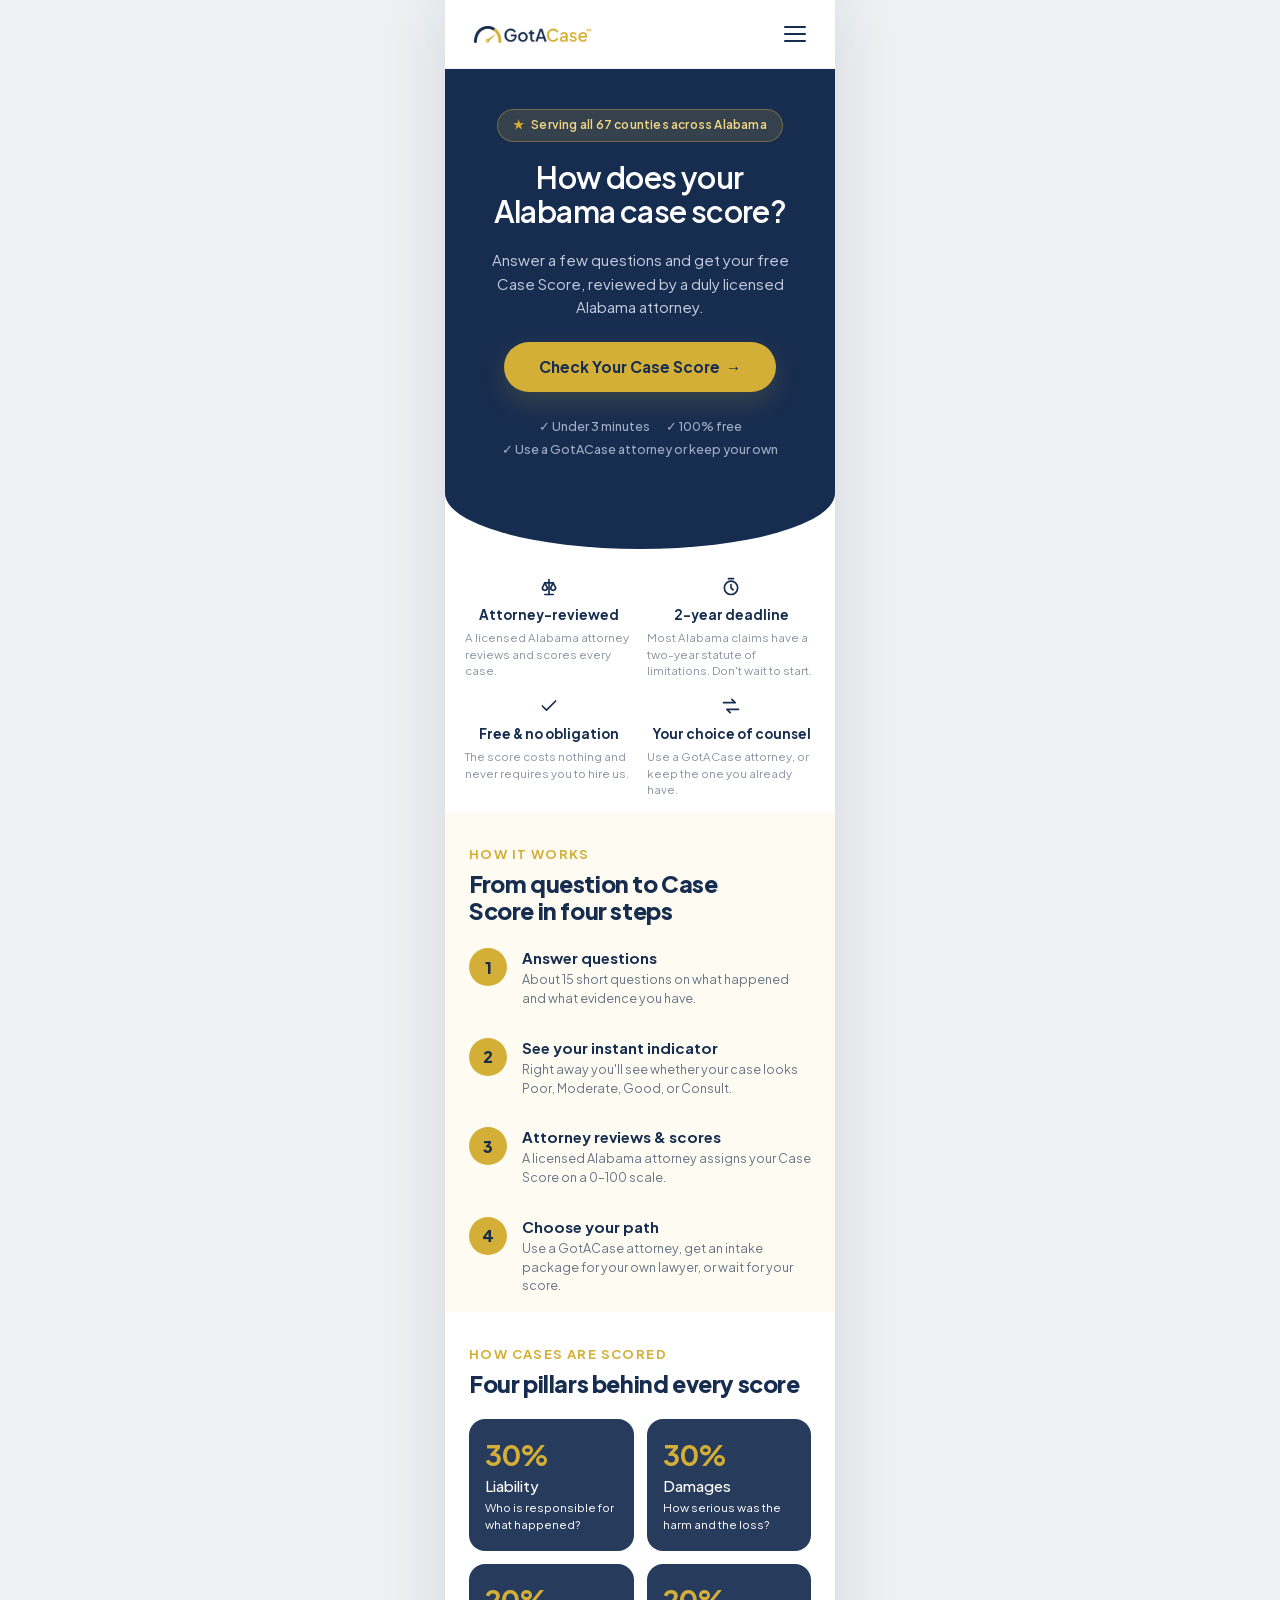
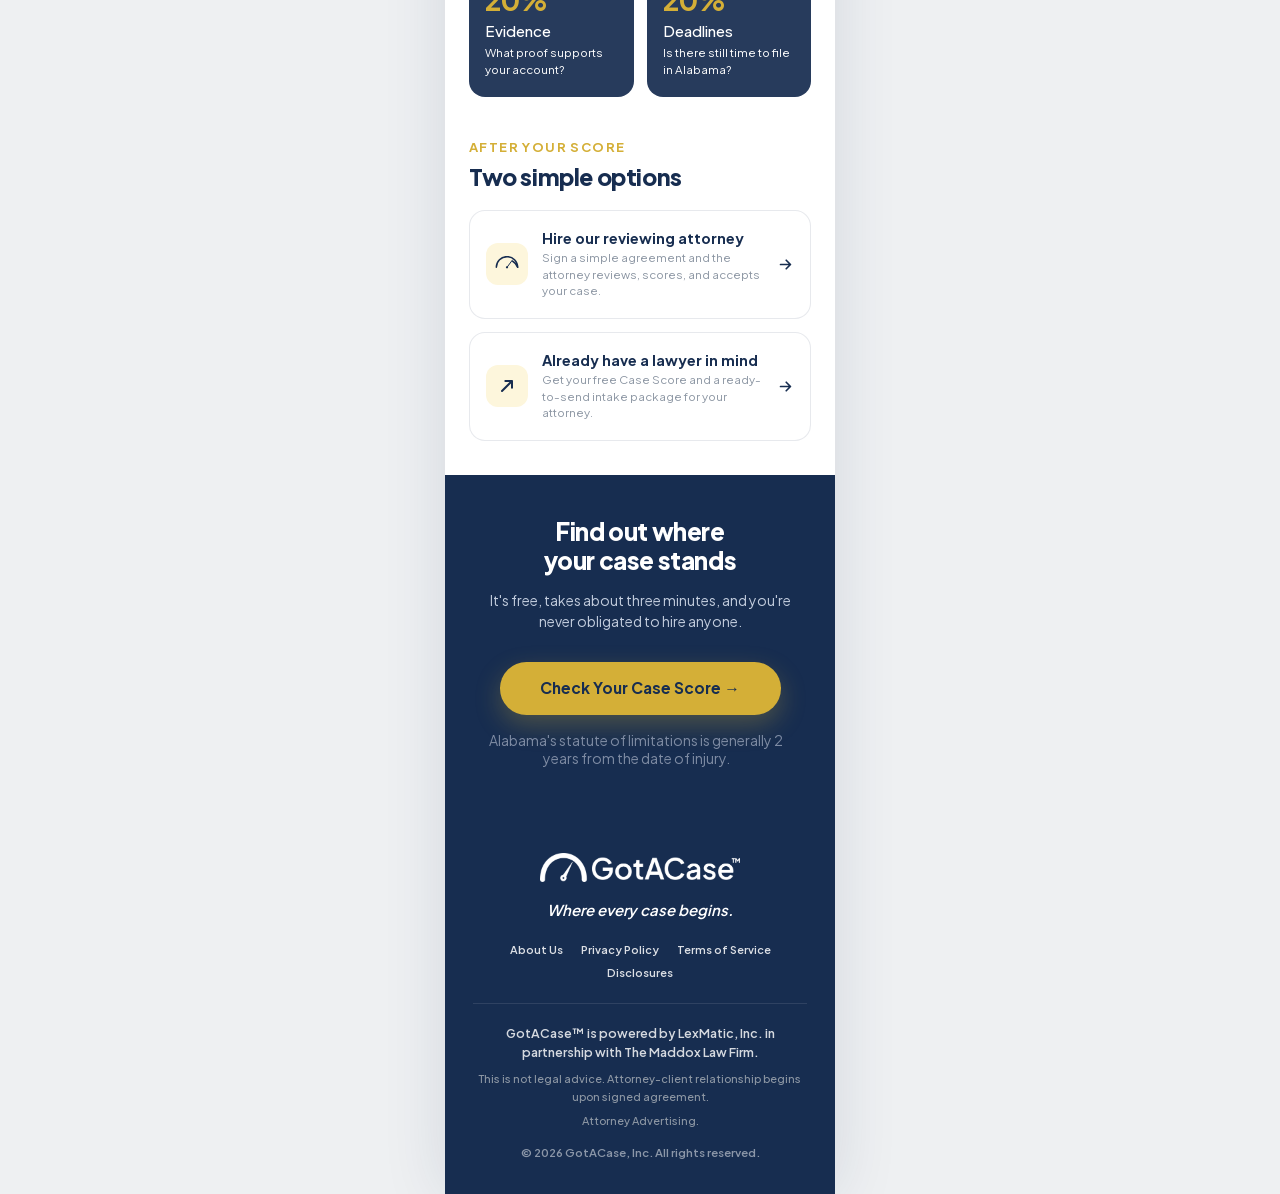
<file: site/alabama.html>
<!DOCTYPE html>
<html lang="en">
<head>
<meta charset="utf-8">
<meta name="viewport" content="width=device-width, initial-scale=1">
<title>Alabama Case Score — GotACase</title>
<meta name="description" content="How does your Alabama personal injury case score? Get a free Case Score reviewed by a licensed Alabama attorney.">
<link rel="icon" type="image/png" href="favicon.png">
<link rel="apple-touch-icon" href="apple-touch-icon.png">
<link rel="stylesheet" href="assets/css/fonts.css">
<link rel="stylesheet" href="assets/css/main.css">
<style>
* { margin:0; padding:0; box-sizing:border-box; }
  body { background:#eef0f2; font-family:'Plus Jakarta Sans', sans-serif; -webkit-font-smoothing:antialiased; }
  a { text-decoration:none; color:inherit; }

  .menu summary { padding: 6px; }
</style>
</head>
<body>
<div style="min-height: 100vh; background: #eef0f2; display: flex; justify-content: center; padding: 0; font-family: 'Plus Jakarta Sans', sans-serif">
  <div style="width:100%; max-width:390px; min-height:100vh; background:#fff; position:relative; overflow:hidden; box-shadow:0 0 60px rgba(23,45,80,0.12);">

    <!-- STICKY FROSTED NAV -->
    <nav style="position:sticky; top:0; z-index:50; display:flex; align-items:center; justify-content:space-between; padding:14px 20px; background:rgba(255,255,255,0.78); backdrop-filter:saturate(180%) blur(16px); -webkit-backdrop-filter:saturate(180%) blur(16px); border-bottom:1px solid rgba(23,45,80,0.08);">
      <a href="index.html" style="display:flex; align-items:center;">
        <img src="assets/images/logo.png" alt="GotACase" style="display:block; height:17px; width:auto; margin-left:9px;">
      </a>
      <details class="menu"><summary aria-label="Open menu"><span></span><span></span><span></span></summary>
        <nav class="menu-panel">
          <a href="index.html">Home</a>
          <a href="quiz.html">Check Your Case Score</a>
          <a href="alabama.html">Alabama</a>
          <a href="contact.html">Contact</a>
        </nav>
      </details>
    </nav>

    <!-- HERO -->
    <header style="position: relative; background: #172D50; color: #fff; padding: 36px 26px 64px; text-align: center; border-bottom-left-radius: 50% 56px; border-bottom-right-radius: 50% 56px; height: 480px; padding-top: 40px">
      <span style="display: inline-flex; gap: 7px; background: rgba(212,175,55,0.16); border: 1px solid rgba(212,175,55,0.4); color: #F0D584; font-size: 12px; font-weight: 600; padding: 7px 15px; border-radius: 999px; letter-spacing: 0.2px; height: 33px; justify-content: center">
        <span style="color: rgb(212, 175, 55);">★</span> Serving all 67 counties across Alabama
      </span>
      <h1 style="margin-top: 18px; font-size: 30px; line-height: 1.14; font-weight: 600; letter-spacing: -0.6px; text-wrap: balance">How does your<br>Alabama case score?</h1>
      <p style="margin-top: 20px; font-size: 15px; line-height: 1.55; color: #C2CCDD; max-width: 300px; margin-left: auto; margin-right: auto; text-wrap: pretty; position: static">Answer a few questions and get your free Case Score, reviewed by a duly licensed Alabama attorney.</p>
      <a href="quiz.html" style="display: inline-flex; gap: 8px; margin-top: 24px; background: #D4AF37; color: #172D50; font-size: 15.5px; font-weight: 700; padding: 15px 26px; border-radius: 999px; box-shadow: 0px 10px 26px 0px #d4af372c; width: 272px; height: 50px; justify-content: center">Check Your Case Score&nbsp; →</a>
      <div style="display: flex; flex-wrap: wrap; justify-content: center; gap: 7px 16px; margin-top: 26px; font-size: 12.5px; color: #9FACC2; font-weight: 500">
        <span>✓ Under 3 minutes</span>
        <span>✓ 100% free</span>
        <span>✓ Use a GotACase attorney or keep your own</span>
      </div>
    </header>

    <!-- TRUST STRIP -->
    <section style="padding: 26px 20px; background: #fff; height: 263px">
      <div style="display:grid; grid-template-columns:1fr 1fr; gap:14px;">
        <div style="display: flex; flex-direction: column; gap: 7px; align-self: center">
          <span style="height: 24px; display: inline-flex; align-items: center; align-self: center"><svg width="20" height="20" viewBox="0 0 24 24" fill="none" stroke="#172D50" stroke-width="2" stroke-linecap="round" stroke-linejoin="round"><path d="M12 3v18"></path><path d="M7 7h10"></path><path d="M7 7l-3 6a3 3 0 0 0 6 0z"></path><path d="M17 7l-3 6a3 3 0 0 0 6 0z"></path><path d="M7 21h10"></path></svg></span>
          <h3 style="font-size: 13.5px; font-weight: 700; color: #172D50; align-self: center">Attorney-reviewed</h3>
          <p style="font-size:11.5px; line-height:1.45; color:#8C96A3;">A licensed Alabama attorney reviews and scores every case.</p>
        </div>
        <div style="display: flex; flex-direction: column; gap: 7px; align-self: center">
          <span style="height: 24px; display: inline-flex; align-items: center; align-self: center"><svg width="20" height="20" viewBox="0 0 24 24" fill="none" stroke="#172D50" stroke-width="2" stroke-linecap="round" stroke-linejoin="round"><circle cx="12" cy="13" r="8"></circle><path d="M12 9v4l2.5 2.5"></path><path d="M9 2h6"></path></svg></span>
          <h3 style="font-size: 13.5px; font-weight: 700; color: #172D50; align-self: center">2-year deadline</h3>
          <p style="font-size: 11.5px; line-height: 1.45; color: #8C96A3; align-self: center">Most Alabama claims have a two-year statute of limitations. Don't wait to start.</p>
        </div>
        <div style="display: flex; flex-direction: column; gap: 7px">
          <span style="height: 24px; display: inline-flex; align-items: center; align-self: center"><svg width="20" height="20" viewBox="0 0 24 24" fill="none" stroke="#172D50" stroke-width="2" stroke-linecap="round" stroke-linejoin="round"><path d="M20 6L9 17l-5-5"></path></svg></span>
          <h3 style="font-size: 13.5px; font-weight: 700; color: #172D50; align-self: center">Free &amp; no obligation</h3>
          <p style="font-size: 11.5px; line-height: 1.45; color: #8C96A3; align-self: center">The score costs nothing and never requires you to hire us.</p>
        </div>
        <div style="display: flex; flex-direction: column; gap: 7px">
          <span style="height: 24px; display: inline-flex; align-items: center; align-self: center"><svg width="20" height="20" viewBox="0 0 24 24" fill="none" stroke="#172D50" stroke-width="2" stroke-linecap="round" stroke-linejoin="round"><path d="M3 8h14l-4-4"></path><path d="M21 16H7l4 4"></path></svg></span>
          <h3 style="font-size: 13.5px; font-weight: 700; color: #172D50; align-self: center">Your choice of counsel</h3>
          <p style="font-size: 11.5px; line-height: 1.45; color: #8C96A3; align-self: center">Use a GotACase attorney, or keep the one you already have.</p>
        </div>
      </div>
    </section>

    <!-- HOW IT WORKS -->
    <section style="padding: 34px 24px; height: 500px; background-color: #fdf6dc62">
      <span style="display: block; font-size: 13px; font-weight: 700; letter-spacing: 1.4px; text-transform: uppercase; color: #D4AF37">How it works</span>
      <h2 style="margin-top:8px; font-size:23px; font-weight:800; color:#172D50; letter-spacing:-0.4px; line-height:1.18; text-wrap:balance;">From question to Case Score in four steps</h2>
      <div style="display: flex; flex-direction: column; gap: 30px; margin-top: 24px">
        <div style="display:flex; gap:15px; align-items:flex-start;">
          <div style="flex:none; width:38px; height:38px; border-radius:999px; background:#D4AF37; color:#172D50; display:flex; align-items:center; justify-content:center; font-weight:800; font-size:16px;">1</div>
          <div><h3 style="font-size:15px; font-weight:700; color:#172D50;">Answer questions</h3><p style="font-size:12.5px; line-height:1.5; color:#6A7585; margin-top:3px;">About 15 short questions on what happened and what evidence you have.</p></div>
        </div>
        <div style="display:flex; gap:15px; align-items:flex-start;">
          <div style="flex:none; width:38px; height:38px; border-radius:999px; background:#D4AF37; color:#172D50; display:flex; align-items:center; justify-content:center; font-weight:800; font-size:16px;">2</div>
          <div><h3 style="font-size:15px; font-weight:700; color:#172D50;">See your instant indicator</h3><p style="font-size:12.5px; line-height:1.5; color:#6A7585; margin-top:3px;">Right away you'll see whether your case looks Poor, Moderate, Good, or Consult.</p></div>
        </div>
        <div style="display:flex; gap:15px; align-items:flex-start;">
          <div style="flex:none; width:38px; height:38px; border-radius:999px; background:#D4AF37; color:#172D50; display:flex; align-items:center; justify-content:center; font-weight:800; font-size:16px;">3</div>
          <div><h3 style="font-size:15px; font-weight:700; color:#172D50;">Attorney reviews &amp; scores</h3><p style="font-size:12.5px; line-height:1.5; color:#6A7585; margin-top:3px;">A licensed Alabama attorney assigns your Case Score on a 0–100 scale.</p></div>
        </div>
        <div style="display:flex; gap:15px; align-items:flex-start;">
          <div style="flex:none; width:38px; height:38px; border-radius:999px; background:#D4AF37; color:#172D50; display:flex; align-items:center; justify-content:center; font-weight:800; font-size:16px;">4</div>
          <div><h3 style="font-size:15px; font-weight:700; color:#172D50;">Choose your path</h3><p style="font-size:12.5px; line-height:1.5; color:#6A7585; margin-top:3px;">Use a GotACase attorney, get an intake package for your own lawyer, or wait for your score.</p></div>
        </div>
      </div>
    </section>

    <!-- FOUR PILLARS -->
    <section style="padding:34px 24px; background:#fff;">
      <span style="display: block; font-size: 13px; font-weight: 700; letter-spacing: 1.4px; text-transform: uppercase; color: #D4AF37">How cases are scored</span>
      <h2 style="margin-top:8px; font-size:23px; font-weight:800; color:#172D50; letter-spacing:-0.4px; line-height:1.18; text-wrap:balance;">Four pillars behind every score</h2>
      <div style="display:grid; grid-template-columns:1fr 1fr; gap:13px; margin-top:22px;">
        <div style="border-radius: 16px; padding: 18px 16px; background-color: #172d50ed">
          <div style="font-size: 28px; font-weight: 700; color: #D4AF37; letter-spacing: -1px">30%</div>
          <h3 style="font-size: 15px; font-weight: 500; color: #fff; margin-top: 4px">Liability</h3>
          <p style="font-size: 11.5px; line-height: 1.45; color: #ffffff; margin-top: 5px">Who is responsible for what happened?</p>
        </div>
        <div style="border-radius: 16px; padding: 18px 16px; background-color: #172d50ed">
          <div style="font-size: 28px; font-weight: 700; color: #D4AF37; letter-spacing: -1px">30%</div>
          <h3 style="font-size: 15px; font-weight: 500; color: #fff; margin-top: 4px">Damages</h3>
          <p style="font-size: 11.5px; line-height: 1.45; color: #ffffff; margin-top: 5px">How serious was the harm and the loss?</p>
        </div>
        <div style="border-radius: 16px; padding: 18px 16px; background-color: #172d50ed">
          <div style="font-size: 28px; font-weight: 700; color: #D4AF37; letter-spacing: -1px">20%</div>
          <h3 style="font-size: 15px; font-weight: 500; color: #fff; margin-top: 4px">Evidence</h3>
          <p style="font-size: 11.5px; line-height: 1.45; color: #ffffff; margin-top: 5px">What proof supports your account?</p>
        </div>
        <div style="border-radius: 16px; padding: 18px 16px; background-color: #172d50ed">
          <div style="font-size: 28px; font-weight: 700; color: #D4AF37; letter-spacing: -1px">20%</div>
          <h3 style="font-size: 15px; font-weight: 500; color: #fff; margin-top: 4px">Deadlines</h3>
          <p style="font-size: 11.5px; line-height: 1.45; color: #ffffff; margin-top: 5px">Is there still time to file in Alabama?</p>
        </div>
      </div>
    </section>

    <!-- TWO PATHS -->
    <section style="padding:8px 24px 34px; background:#fff;">
      <span style="display: block; font-size: 13px; font-weight: 700; letter-spacing: 1.4px; text-transform: uppercase; color: #D4AF37">After your score</span>
      <h2 style="margin-top:8px; font-size:23px; font-weight:800; color:#172D50; letter-spacing:-0.4px; line-height:1.18;">Two simple options</h2>
      <div style="display:flex; flex-direction:column; gap:13px; margin-top:20px;">
        <a href="quiz.html" style="display:flex; align-items:center; gap:14px; background:#fff; border:1.5px solid rgba(23,45,80,0.1); border-radius:16px; padding:18px 16px;">
          <div style="flex:none; width:42px; height:42px; border-radius:12px; background:#FDF6DC; display:flex; align-items:center; justify-content:center;">
            <svg width="24" height="16" viewBox="330 295 540 200" style="display:block;">
              <path d="M360 470 A240 240 0 0 1 840 470" stroke="#172D50" stroke-width="34" stroke-linecap="round" fill="none"></path>
              <path d="M728 333 A240 240 0 0 1 840 470" stroke="#172D50" stroke-width="34" stroke-linecap="round" fill="none"></path>
              <circle cx="600" cy="470" r="26" fill="#172D50"></circle>
              <path d="M600 470 L720 308" stroke="#172D50" stroke-width="22" stroke-linecap="round"></path>
            </svg>
          </div>
          <div style="flex:1;"><h3 style="font-size:14.5px; font-weight:700; color:#172D50;">Hire our reviewing attorney</h3><p style="font-size:11.5px; line-height:1.45; color:#8C96A3; margin-top:3px;">Sign a simple agreement and the attorney reviews, scores, and accepts your case.</p></div>
          <svg width="17" height="17" viewBox="0 0 24 24" fill="none" style="flex:none;"><path d="M5 12h13M13 6l6 6-6 6" stroke="#172D50" stroke-width="2.4" stroke-linecap="round" stroke-linejoin="round"></path></svg>
        </a>
        <a href="quiz.html" style="display:flex; align-items:center; gap:14px; background:#fff; border:1.5px solid rgba(23,45,80,0.1); border-radius:16px; padding:18px 16px;">
          <div style="flex:none; width:42px; height:42px; border-radius:12px; background:#FDF6DC; display:flex; align-items:center; justify-content:center;">
            <svg width="20" height="20" viewBox="0 0 24 24" fill="none" style="display:block;"><path d="M6 18L18 6M10 6h8v8" stroke="#172D50" stroke-width="2.4" stroke-linecap="round" stroke-linejoin="round"></path></svg>
          </div>
          <div style="flex:1;"><h3 style="font-size:14.5px; font-weight:700; color:#172D50;">Already have a lawyer in mind</h3><p style="font-size:11.5px; line-height:1.45; color:#8C96A3; margin-top:3px;">Get your free Case Score and a ready-to-send intake package for your attorney.</p></div>
          <svg width="17" height="17" viewBox="0 0 24 24" fill="none" style="flex:none;"><path d="M5 12h13M13 6l6 6-6 6" stroke="#172D50" stroke-width="2.4" stroke-linecap="round" stroke-linejoin="round"></path></svg>
        </a>
      </div>
    </section>

    <!-- FINAL CTA -->
    

    <!-- DISCLAIMER FOOTER -->
    <section style="background:#172D50; color:#fff; text-align:center; padding:42px 26px;">
      <h2 style="font-size:24px; font-weight:800; letter-spacing:-0.4px; line-height:1.2; text-wrap:balance;">Find out where your case stands</h2>
      <p style="margin-top: 15px; font-size: 14px; line-height: 1.55; color: #C2CCDD; max-width: 330px; margin-left: auto; margin-right: auto; width: 319px; height: 50px; position: static">It's free, takes about three minutes, and you're never obligated to hire anyone.</p>
      <a href="quiz.html" style="display: inline-flex; align-items: center; gap: 8px; margin-top: 22px; background: #D4AF37; color: #172D50; font-size: 15.5px; font-weight: 700; padding: 15px 28px; border-radius: 999px; box-shadow: 0 10px 26px rgba(212,175,55,0.28); width: 281px; height: 53px; justify-content: center">Check Your Case Score →</a><p style="margin-top: 16px; font-size: 14px; color: #7E8BA3; width: 330px; position: relative">Alabama's statute of limitations is generally 2 years from the date of injury.</p>
      
    </section><footer class="footer">
      <div class="f-logo"><img src="assets/images/logo-white.png" alt="GotACase" class="f-logo-img"></div>
      <div class="f-tag">Where every case begins.</div>
      <div class="f-links">
        <a href="#">About Us</a>
        <a href="#">Privacy Policy</a>
        <a href="#">Terms of Service</a>
        <a href="#">Disclosures</a>
      </div>
      <div class="f-legal">
        <p class="f-entity">GotACase&trade; is powered by LexMatic, Inc. in partnership with The Maddox Law Firm.</p>
        <p class="f-disclaimer">This is not legal advice. Attorney-client relationship begins upon signed agreement.</p>
        <p class="f-advertising">Attorney Advertising.</p>
      </div>
      <p class="copy">&copy; 2026 GotACase, Inc. All rights reserved.</p>
    </footer>

  </div>
</div>
</body>
</html>
</file>
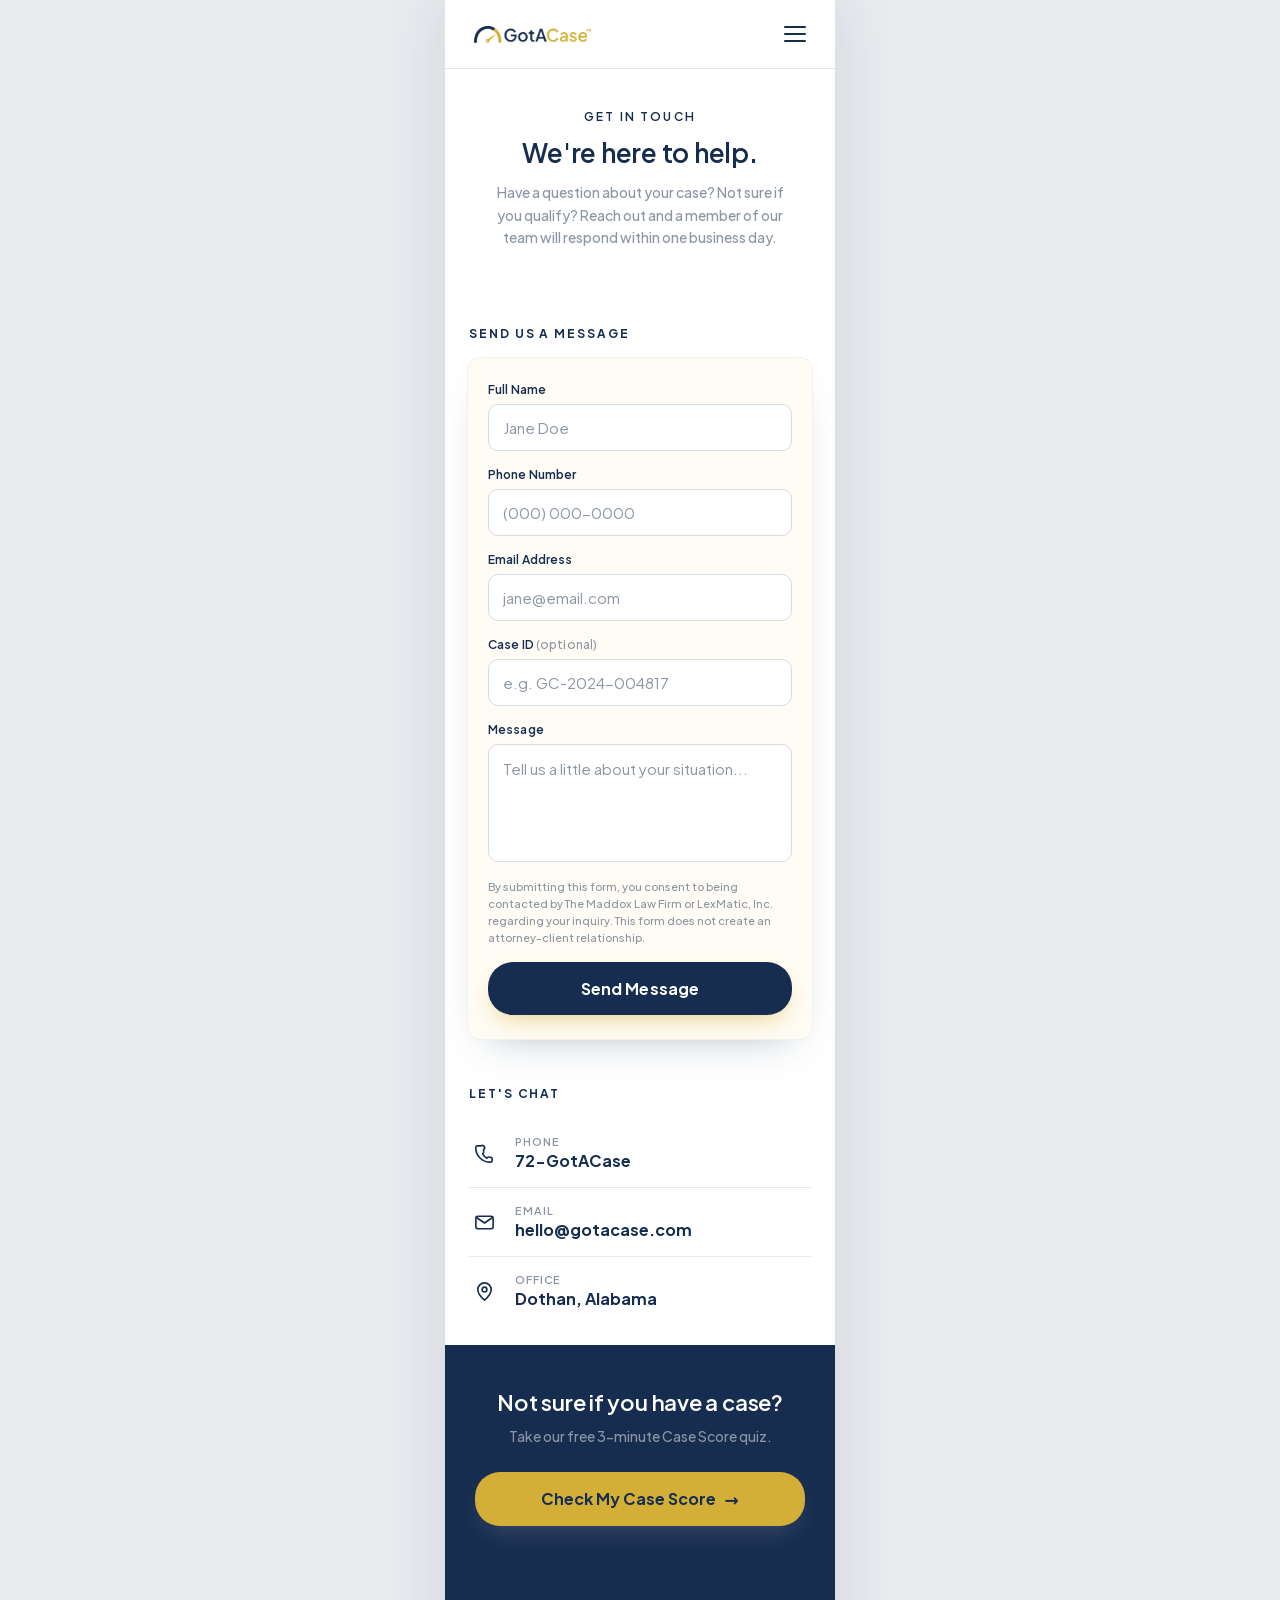
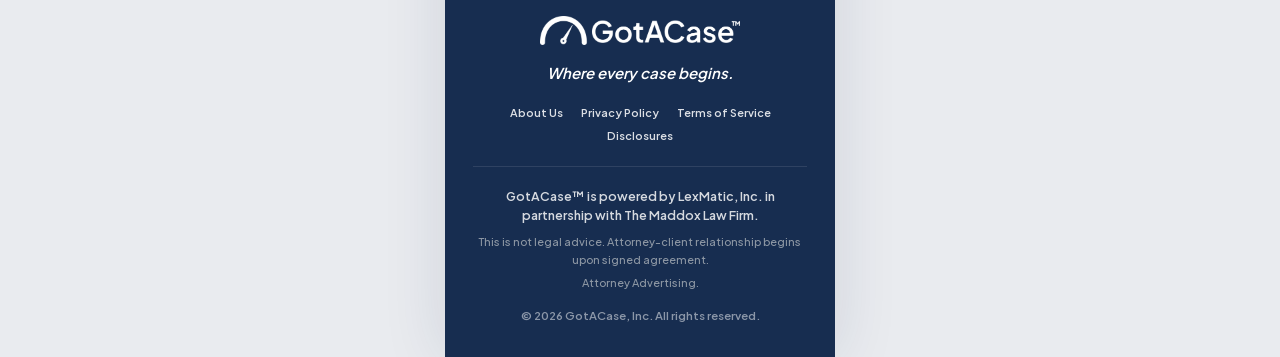
<file: site/contact.html>
<!DOCTYPE html>
<html lang="en">
<head>
<meta charset="utf-8">
<meta name="viewport" content="width=device-width, initial-scale=1">
<title>Contact — GotACase</title>
<meta name="description" content="Have a question about your case? Reach out to the GotACase team and we will respond within one business day.">
<link rel="icon" type="image/png" href="favicon.png">
<link rel="apple-touch-icon" href="apple-touch-icon.png">
<link rel="stylesheet" href="assets/css/fonts.css">
<link rel="stylesheet" href="assets/css/main.css">
<style>
* { margin: 0; padding: 0; box-sizing: border-box; }
  html { scroll-behavior: smooth; }
  body { font-family: 'Plus Jakarta Sans', system-ui, sans-serif; -webkit-font-smoothing: antialiased; background: #e9ebef; }
  input, textarea, button { font-family: inherit; }
  textarea { resize: none; }
  input::placeholder, textarea::placeholder { color: #8C96A3; }
  @keyframes gacRise { from { opacity: 0; transform: translateY(14px); } to { opacity: 1; transform: translateY(0); } }

  .field-input:focus { border-color: #D4AF37 !important; box-shadow: 0 0 0 3px rgba(212,175,55,0.18); }
  .lift { transition: transform .18s ease, box-shadow .18s ease; }
  .lift:hover { transform: translateY(-2px); box-shadow: 0 16px 30px -10px rgba(212,175,55,0.7) !important; }
</style>
</head>
<body>
<div style="background:#e9ebef; min-height:100vh; display:flex; justify-content:center;">
  <div style="width:100%; max-width:390px; min-height:100vh; background:#FFFFFF; position:relative; overflow:hidden; box-shadow:0 0 60px rgba(23,45,80,0.12);">

    <!-- ============ TOP BAR (white, logo left / menu right) ============ -->
    <div style="background:#FFFFFF; padding:14px 20px; display:flex; align-items:center; justify-content:space-between; border-bottom:1px solid #E5E8EC;">
      <a href="index.html" style="display:flex; align-items:center; text-decoration:none;">
        <img src="assets/images/logo.png" alt="GotACase" style="display:block; height:17px; width:auto; margin-left:9px;">
      </a>
      <details class="menu"><summary aria-label="Open menu"><span></span><span></span><span></span></summary>
        <nav class="menu-panel">
          <a href="index.html">Home</a>
          <a href="quiz.html">Check Your Case Score</a>
          <a href="alabama.html">Alabama</a>
          <a href="contact.html">Contact</a>
        </nav>
      </details>
    </div>

    <!-- ============ HERO (navy) ============ -->
    <header style="background:#FFFFFF; padding:40px 24px 40px;">
      <div style="text-align:center;">
        <div style="color:#172D50; font-size:12px; font-weight:600; letter-spacing:0.18em; text-transform:uppercase; margin-bottom:14px;">Get in Touch</div>
        <h1 style="color:#172D50; font-size:26px; line-height:1.12; font-weight:600; letter-spacing:-0.01em; margin-bottom:14px;">We're here to help.</h1>
        <p style="color:#8C96A3; font-size:14px; line-height:1.6; font-weight:500; max-width:312px; margin:0 auto;">Have a question about your case? Not sure if you qualify? Reach out and a member of our team will respond within one business day.</p>
      </div>
    </header>

    <!-- ============ CONTACT FORM (cream section) ============ -->
    <section style="padding: 38px 22px 40px; background-color: #ffffff">
      <div style="color:#172D50; font-size:12px; font-weight:700; letter-spacing:0.16em; text-transform:uppercase; margin-bottom:16px; padding-left:2px;">Send Us a Message</div>

      <div style="border-radius: 14px; padding: 24px 20px; box-shadow: 0 18px 40px -24px rgba(23,45,80,0.35); border: 1px solid rgba(23,45,80,0.05); background-color: #fdf6dc4d">

        <div id="contact-form-wrap">
          <form id="contact-form" action="#" method="post" novalidate="" style="display:flex; flex-direction:column; gap:16px;">

            <div style="display:flex; flex-direction:column; gap:7px;">
              <label for="gac-name" style="color:#172D50; font-size:12px; font-weight:600; letter-spacing:0.01em;">Full Name</label>
              <input id="gac-name" type="text" name="name" required="" placeholder="Jane Doe" style="width:100%; border:1px solid #D7DCE3; border-radius:10px; padding:13px 14px; font-size:15px; color:#111111; outline:none;" class="field-input">
            </div>

            <div style="display:flex; flex-direction:column; gap:7px;">
              <label for="gac-phone" style="color:#172D50; font-size:12px; font-weight:600; letter-spacing:0.01em;">Phone Number</label>
              <input id="gac-phone" type="tel" name="phone" required="" placeholder="(000) 000-0000" style="width:100%; border:1px solid #D7DCE3; border-radius:10px; padding:13px 14px; font-size:15px; color:#111111; outline:none;" class="field-input">
            </div>

            <div style="display:flex; flex-direction:column; gap:7px;">
              <label for="gac-email" style="color:#172D50; font-size:12px; font-weight:600; letter-spacing:0.01em;">Email Address</label>
              <input id="gac-email" type="email" name="email" required="" placeholder="jane@email.com" style="width:100%; border:1px solid #D7DCE3; border-radius:10px; padding:13px 14px; font-size:15px; color:#111111; outline:none;" class="field-input">
            </div>

            <div style="display:flex; flex-direction:column; gap:7px;">
              <label for="gac-case" style="color:#172D50; font-size:12px; font-weight:600; letter-spacing:0.01em;">Case ID <span style="color:#8C96A3; font-weight:500;">(optional)</span></label>
              <input id="gac-case" type="text" name="caseid" placeholder="e.g. GC-2024-004817" style="width:100%; border:1px solid #D7DCE3; border-radius:10px; padding:13px 14px; font-size:15px; color:#111111; outline:none;" class="field-input">
            </div>

            <div style="display:flex; flex-direction:column; gap:7px;">
              <label for="gac-msg" style="color:#172D50; font-size:12px; font-weight:600; letter-spacing:0.01em;">Message</label>
              <textarea id="gac-msg" name="message" rows="4" required="" placeholder="Tell us a little about your situation..." style="width:100%; border:1px solid #D7DCE3; border-radius:10px; padding:13px 14px; font-size:15px; line-height:1.5; color:#111111; outline:none;" class="field-input"></textarea>
            </div>

            <p style="color:#8C96A3; font-size:11px; line-height:1.55; font-weight:500;">By submitting this form, you consent to being contacted by The Maddox Law Firm or LexMatic, Inc. regarding your inquiry. This form does not create an attorney-client relationship.</p>

            <button type="submit" style="display: flex; align-items: center; justify-content: center; gap: 8px; width: 100%; color: #ffffff; font-weight: 700; font-size: 16px; letter-spacing: 0.01em; border: none; border-radius: 25px; padding: 16px 22px; cursor: pointer; box-shadow: 0 10px 24px -8px rgba(212,175,55,0.6); background-color: #172D50" class="lift">Send Message </button>
          </form>
        </div>

        <div id="contact-thanks" hidden>
          <div style="text-align:center; padding:30px 8px 26px; animation:gacRise 0.5s ease both;">
            <div style="width:64px; height:64px; border-radius:50%; background:#D4AF37; display:flex; align-items:center; justify-content:center; margin:0 auto 22px; box-shadow:0 12px 28px -10px rgba(212,175,55,0.7);">
              <svg viewBox="0 0 24 24" width="30" height="30" fill="none"><path d="M5 12.5l4.2 4.2L19 7" stroke="#172D50" stroke-width="2.6" stroke-linecap="round" stroke-linejoin="round"></path></svg>
            </div>
            <h2 style="color:#172D50; font-size:21px; font-weight:600; line-height:1.2; margin-bottom:10px;">Thank you.</h2>
            <p style="color:#8C96A3; font-size:14px; line-height:1.6; font-weight:500; max-width:280px; margin:0 auto 22px;">We've received your message and a member of our team will be in touch within one business day.</p>
            <a href="quiz.html" style="display:inline-flex; align-items:center; gap:8px; color:#172D50; font-size:14px; font-weight:700; text-decoration:none;">Check your Case Score <span style="font-size:15px;">→</span></a>
          </div>
        </div>

      </div>
    </section>

    <!-- ============ OTHER WAYS TO REACH US (cream, no card) ============ -->
    <section style="padding: 6px 24px 42px; background-color: #ffffff; padding-top: 6px; padding-bottom: 20px">
      <div style="color:#172D50; font-size:12px; font-weight:700; letter-spacing:0.16em; text-transform:uppercase; margin-bottom:18px;">LET'S CHAT</div>

      <a href="tel:+13340000000" style="display:flex; align-items:center; gap:16px; padding:16px 0; text-decoration:none; border-bottom:1px solid rgba(23,45,80,0.10);">
        <span style="width:30px; display:flex; justify-content:center;">
          <svg width="23" height="23" viewBox="0 0 24 24" fill="none" aria-hidden="true"><path d="M6.5 4h-2a1.6 1.6 0 0 0-1.6 1.7A15 15 0 0 0 18.3 21a1.6 1.6 0 0 0 1.7-1.6v-2a1.4 1.4 0 0 0-1.2-1.4l-2.3-.3a1.4 1.4 0 0 0-1.3.5l-.6.7a11.5 11.5 0 0 1-4.6-4.6l.7-.6a1.4 1.4 0 0 0 .5-1.3l-.3-2.3A1.4 1.4 0 0 0 8.7 4Z" stroke="#172D50" stroke-width="1.7" stroke-linecap="round" stroke-linejoin="round"></path></svg>
        </span>
        <span style="display:flex; flex-direction:column; gap:2px;">
          <span style="color:#8C96A3; font-size:11px; font-weight:600; letter-spacing:0.08em; text-transform:uppercase;">Phone</span>
          <span style="color:#172D50; font-size:16px; font-weight:700;">72-GotACase</span>
        </span>
      </a>

      <a href="mailto:hello@gotacase.com" style="display:flex; align-items:center; gap:16px; padding:16px 0; text-decoration:none; border-bottom:1px solid rgba(23,45,80,0.10);">
        <span style="width:30px; display:flex; justify-content:center;">
          <svg width="23" height="23" viewBox="0 0 24 24" fill="none" aria-hidden="true"><rect x="3" y="5.5" width="18" height="13" rx="2" stroke="#172D50" stroke-width="1.7"></rect><path d="m4 7 8 5.5L20 7" stroke="#172D50" stroke-width="1.7" stroke-linecap="round" stroke-linejoin="round"></path></svg>
        </span>
        <span style="display:flex; flex-direction:column; gap:2px;">
          <span style="color:#8C96A3; font-size:11px; font-weight:600; letter-spacing:0.08em; text-transform:uppercase;">Email</span>
          <span style="color:#172D50; font-size:16px; font-weight:700;">hello@gotacase.com</span>
        </span>
      </a>

      <div style="display:flex; align-items:center; gap:16px; padding:16px 0;">
        <span style="width:30px; display:flex; justify-content:center;">
          <svg width="23" height="23" viewBox="0 0 24 24" fill="none" aria-hidden="true"><path d="M12 21s7-5.6 7-11a7 7 0 1 0-14 0c0 5.4 7 11 7 11Z" stroke="#172D50" stroke-width="1.7" stroke-linejoin="round"></path><circle cx="12" cy="10" r="2.5" stroke="#172D50" stroke-width="1.7"></circle></svg>
        </span>
        <span style="display:flex; flex-direction:column; gap:2px;">
          <span style="color:#8C96A3; font-size:11px; font-weight:600; letter-spacing:0.08em; text-transform:uppercase;">Office</span>
          <span style="color:#172D50; font-size:16px; font-weight:700;">Dothan, Alabama</span>
        </span>
      </div>
    </section>

    <!-- ============ TRUST STRIP (white) ============ -->
    

    <!-- ============ CTA BANNER (navy) ============ -->
    <section style="padding: 44px 30px 46px; text-align: center; background-color: #172d50">
      <h2 style="color:#FFFFFF; font-size:22px; font-weight:600; line-height:1.2; margin-bottom:10px; letter-spacing:-0.01em;">Not sure if you have a case?</h2>
      <p style="color:#8C96A3; font-size:14px; line-height:1.55; font-weight:500; margin-bottom:24px;">Take our free 3-minute Case Score quiz.</p>
      <a href="quiz.html" style="display: flex; align-items: center; justify-content: center; gap: 8px; width: 100%; background: #D4AF37; color: #172D50; font-size: 16px; font-weight: 700; padding: 16px 22px; border-radius: 25px; text-decoration: none; box-shadow: 0px 12px 28px -10px #ebebeb30" class="lift">Check My Case Score <span style="font-size:17px;">→</span></a>
    </section>

    <!-- ============ FOOTER ============ -->
    <footer class="footer">
      <div class="f-logo"><img src="assets/images/logo-white.png" alt="GotACase" class="f-logo-img"></div>
      <div class="f-tag">Where every case begins.</div>
      <div class="f-links">
        <a href="#">About Us</a>
        <a href="#">Privacy Policy</a>
        <a href="#">Terms of Service</a>
        <a href="#">Disclosures</a>
      </div>
      <div class="f-legal">
        <p class="f-entity">GotACase&trade; is powered by LexMatic, Inc. in partnership with The Maddox Law Firm.</p>
        <p class="f-disclaimer">This is not legal advice. Attorney-client relationship begins upon signed agreement.</p>
        <p class="f-advertising">Attorney Advertising.</p>
      </div>
      <p class="copy">&copy; 2026 GotACase, Inc. All rights reserved.</p>
    </footer>

  </div>
</div>

<script>
  // Show the thank-you panel in place of the form. Wire the real submission
  // (email service / CRM endpoint) into submitForm() when one is available.
  (function () {
    var form = document.getElementById('contact-form');
    var wrap = document.getElementById('contact-form-wrap');
    var thanks = document.getElementById('contact-thanks');
    if (!form) return;

    function submitForm(data) {
      // TODO: send `data` to the backend. Currently a no-op.
      return Promise.resolve();
    }

    form.addEventListener('submit', function (e) {
      e.preventDefault();
      if (!form.checkValidity()) { form.reportValidity(); return; }
      var data = {};
      new FormData(form).forEach(function (v, k) { data[k] = v; });
      submitForm(data).then(function () {
        wrap.hidden = true;
        thanks.hidden = false;
        window.scrollTo({ top: 0, behavior: 'smooth' });
      });
    });
  })();
</script>
</body>
</html>
</file>
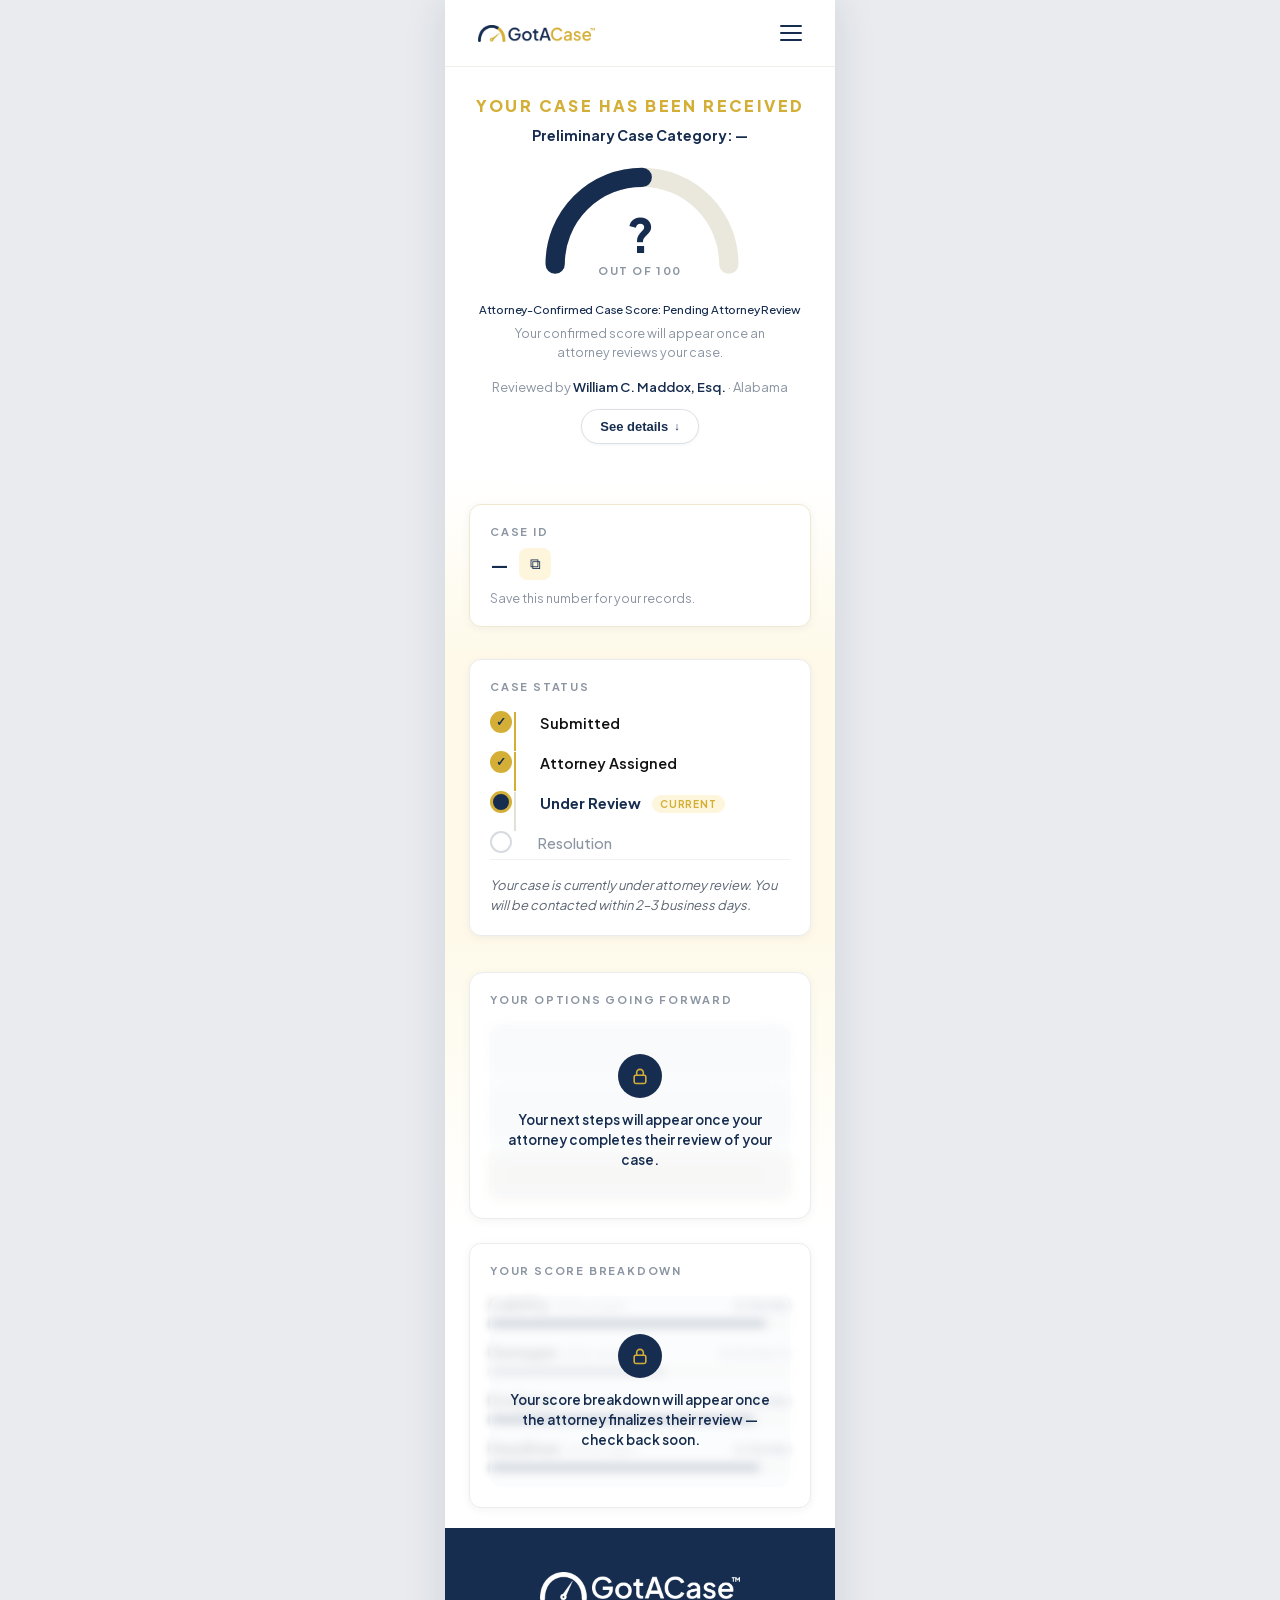
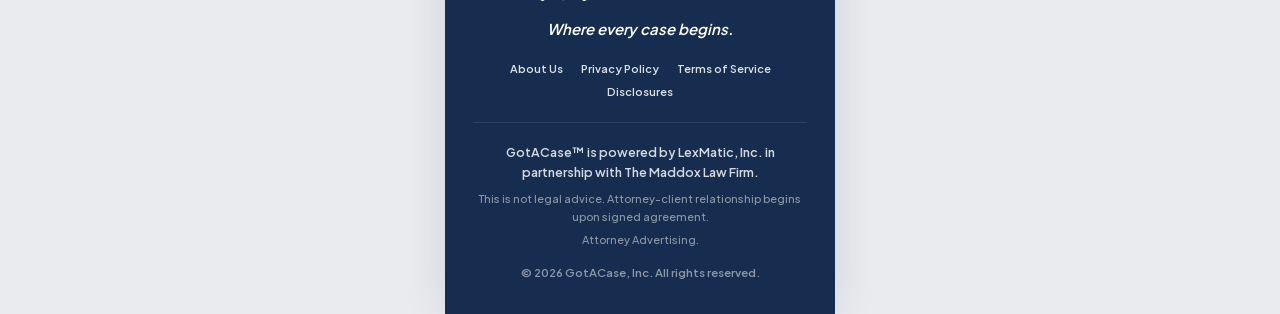
<file: site/portal.html>
<!DOCTYPE html>
<html lang="en">
<head>
<meta charset="utf-8">
<meta name="viewport" content="width=device-width, initial-scale=1">
<title>My Case Portal — GotACase</title>
<meta name="description" content="Track the status of your GotACase submission, your Case ID and your attorney-reviewed Case Score.">
<link rel="icon" type="image/png" href="favicon.png">
<link rel="apple-touch-icon" href="apple-touch-icon.png">
<link rel="stylesheet" href="assets/css/fonts.css">
<link rel="stylesheet" href="assets/css/main.css">
<style>
html { scroll-behavior: smooth; }
    body { margin: 0; background: #E9EBEE; font-family: 'Plus Jakarta Sans', sans-serif; -webkit-font-smoothing: antialiased; }
  
  /* Choice cards in "Your path forward" */
  .opt { background: #FFFFFF; border: 1.5px solid #E4E7EC; box-shadow: 0 2px 10px rgba(23,45,80,0.05); transition: background .15s, border-color .15s, box-shadow .15s; }
  .opt.on { background: #FDF6DC; border-color: #172D50; box-shadow: 0 4px 16px rgba(23,45,80,0.13); }
  .opt-sm, .opt-sm.on { box-shadow: none; }
  .opt .opt-dot { background: #FFFFFF; border: 1.5px solid #C9CFD8; }
  .opt.on .opt-dot { background: #172D50; border-color: #172D50; }
  .opt.on .opt-dot::after { content: "\2713"; }
  .menu summary { padding: 6px; margin: -6px; }
</style>
</head>
<body>
<div style="max-width:390px;margin:0 auto;background:#FFFFFF;min-height:100vh;overflow-x:hidden;color:#111111;box-shadow:0 0 40px rgba(23,45,80,0.12);position:relative;">

  <!-- 1. Header -->
  <div style="position: static; z-index: 50; padding: 18px 24px; display: flex; align-items: center; justify-content: space-between; background-color: #ffffff; border-bottom: 1px solid #F1EFE6; height: 30px">
    
    <img src="assets/images/logo.png" alt="GotACase" style="display:block; height:17px; width:auto; margin-left:9px;"><details class="menu"><summary aria-label="Open menu"><span></span><span></span><span></span></summary>
        <nav class="menu-panel">
          <a href="index.html">Home</a>
          <a href="quiz.html">Check Your Case Score</a>
          <a href="alabama.html">Alabama</a>
          <a href="contact.html">Contact</a>
        </nav>
      </details>
  </div>

  <!-- 2. Hero -->
  <div style="padding: 28px 28px 36px; text-align: center; background-color: #ffffff; position: relative">
    <div style="font-size: 16px; font-weight: 800; letter-spacing: 2.4px; color: #D4AF37; margin-bottom: 10px">YOUR CASE HAS BEEN RECEIVED</div>
    <div style="font-size:14px;font-weight:700;color:#172D50;line-height:1.35;margin-bottom:14px;">Preliminary Case Category: <span id="caseCategory">—</span></div>
    

    <div style="position:relative;width:228px;height:138px;margin:0 auto;">
      
      <div style="position:absolute;top:52px;left:0;right:0;text-align:center;">
        
        <div style="font-size:46px;font-weight:800;color:#172D50;line-height:1;letter-spacing:-1px;">?</div><div style="font-size:11px;font-weight:700;letter-spacing:1.6px;color:#8C96A3;margin-top:7px;">OUT OF 100</div>
      </div>
    </div>

    <div style="margin-bottom: 8px"><div style="font-size:11.5px;font-weight:500;color:#172D50;margin-top:5px;line-height:1.35;white-space:nowrap;letter-spacing:-0.2px;">Attorney-Confirmed Case Score: Pending Attorney Review</div><div style="font-size:12.5px;color:#8C96A3;margin:7px auto 0;max-width:300px;line-height:1.45;">Your confirmed score will appear once an attorney reviews your case.</div></div>
    <div style="font-size:13px;font-weight:400;color:#8C96A3;margin-top:18px;">Reviewed by <span style="color:#172D50;font-weight:600;">William C. Maddox, Esq.</span> · Alabama</div>
    <button type="button" data-action="onSeeDetails" style="margin-top:14px;border:1px solid #DCE0E6;background:#FFFFFF;border-radius:999px;padding:9px 18px;font-size:13px;font-weight:600;color:#172D50;cursor:pointer;display:inline-flex;align-items:center;gap:6px;box-shadow:0 1px 3px rgba(23,45,80,0.06);">See details <span style="font-size:11px;">↓</span></button>
  <svg width="228" height="130" viewBox="0 0 228 130" fill="none" xmlns="http://www.w3.org/2000/svg" style="display: block; width: 220px; position: absolute; left: 87px; top: 81px">
        <path d="M 24 118 A 90 90 0 0 1 204 118" stroke="#EAE7DC" stroke-width="20" stroke-linecap="round"></path>
        <path d="M 24 118 A 90 90 0 0 1 204 118" stroke="#172D50" stroke-width="20" stroke-linecap="round" stroke-dasharray="141.4 282.7"></path>
      </svg></div>

  <!-- 3. Case ID — cream band -->
  <div style="padding: 24px; background: linear-gradient(0deg, #fdf6dc9b, #ffffff)">
    <div style="background:#FFFFFF;border:1px solid #F0E9CF;border-radius:12px;padding:20px;box-shadow:0 2px 10px rgba(23,45,80,0.05);">
      <div style="font-size:11px;font-weight:700;letter-spacing:1.8px;color:#8C96A3;margin-bottom:10px;">CASE ID</div>
      <div style="display:flex;align-items:center;gap:10px;">
        <span id="caseId" style="font-size: 19px; font-weight: 600; color: #172D50; letter-spacing: 0.3px; white-space: nowrap">—</span>
        <button type="button" data-action="onCopy" style="border:none;background:#FDF6DC;border-radius:8px;width:32px;height:32px;display:inline-flex;align-items:center;justify-content:center;cursor:pointer;font-size:15px;color:#172D50;flex-shrink:0;">⧉</button>
      </div>
      <div style="font-size:12.5px;font-weight:400;color:#8C96A3;margin-top:10px;"><span id="copyHint">Save this number for your records.</span></div>
    </div>
  </div>

  <!-- 4. Case Status Timeline -->
  <div style="padding: 8px 24px 4px; background-color: #fdf6dc9c; padding-bottom: 8px; display: block">
    <div style="background:#FFFFFF;border:1px solid #ECECEC;border-radius:12px;padding:20px;box-shadow:0 2px 10px rgba(23,45,80,0.05);">
      <div style="font-size:11px;font-weight:700;letter-spacing:1.8px;color:#8C96A3;margin-bottom:18px;">CASE STATUS</div>

      <div style="display:flex;gap:14px;">
        <div style="width:22px;height:22px;border-radius:50%;background:#D4AF37;display:flex;align-items:center;justify-content:center;color:#172D50;font-size:12px;font-weight:800;flex-shrink:0;">✓</div>
        <div style="flex:1;padding-bottom:18px;border-left:2px solid #D4AF37;margin-left:-12px;padding-left:24px;margin-top:1px;"><span style="font-size:14.5px;font-weight:600;color:#111111;">Submitted</span></div>
      </div>
      <div style="display:flex;gap:14px;">
        <div style="width:22px;height:22px;border-radius:50%;background:#D4AF37;display:flex;align-items:center;justify-content:center;color:#172D50;font-size:12px;font-weight:800;flex-shrink:0;">✓</div>
        <div style="flex:1;padding-bottom:18px;border-left:2px solid #D4AF37;margin-left:-12px;padding-left:24px;margin-top:1px;"><span style="font-size:14.5px;font-weight:600;color:#111111;">Attorney Assigned</span></div>
      </div>
      <div style="display:flex;gap:14px;">
        <div style="width:22px;height:22px;border-radius:50%;background:#172D50;border:3px solid #D4AF37;box-sizing:border-box;flex-shrink:0;"></div>
        <div style="flex:1;padding-bottom:18px;border-left:2px solid #E3E0D4;margin-left:-12px;padding-left:24px;margin-top:1px;">
          <span style="font-size:14.5px;font-weight:700;color:#172D50;">Under Review</span>
          <span style="display:inline-block;margin-left:8px;font-size:10px;font-weight:700;letter-spacing:0.8px;color:#D4AF37;background:#FDF6DC;padding:3px 8px;border-radius:20px;vertical-align:middle;">CURRENT</span>
        </div>
      </div>
      <div style="display:flex;gap:14px;">
        <div style="width:22px;height:22px;border-radius:50%;background:#FFFFFF;border:2px solid #D7DBE0;box-sizing:border-box;flex-shrink:0;"></div>
        <div style="flex:1;padding-left:12px;margin-top:1px;"><span style="font-size:14.5px;font-weight:500;color:#8C96A3;">Resolution</span></div>
      </div>

      <div style="margin-top:6px;padding-top:16px;border-top:1px solid #F1F1F1;font-size:13px;font-style:italic;font-weight:400;color:#5C6573;line-height:1.5;">Your case is currently under attorney review. You will be contacted within 2–3 business days.</div>
    </div>
  </div>

  <!-- 7. Path Forward / Options (category-branched) -->
  <!-- Version A: Good / Very Good -->
  <div id="path-forward-a" style="display:none;background:linear-gradient(180deg, #fdf7de9c, #ffffff00);padding:28px 24px 22px;">
    <div style="margin-bottom:20px;">
      <div style="font-size:11px;font-weight:800;letter-spacing:2px;color:#D4AF37;margin-bottom:10px;">YOUR PATH FORWARD</div>
      <div style="font-size:22px;font-weight:700;color:#172D50;line-height:1.25;letter-spacing:-0.4px;">Move forward now, or wait for your confirmed score</div>
      <div style="font-size:13px;font-weight:500;color:#5C6573;line-height:1.5;margin-top:9px;">Your case is looking strong. You can proceed now while an attorney finishes reviewing your case for a confirmed score — or wait until that review is complete. Your choice.</div>
    </div>
    <button type="button" class="opt" data-choice="proceed" style="width:100%;text-align:left;cursor:pointer;display:flex;gap:13px;align-items:flex-start;border-radius:14px;padding:16px;margin-bottom:12px;font-family:'Plus Jakarta Sans',sans-serif;">
      <div class="opt-dot" style="width:24px;height:24px;border-radius:50%;flex-shrink:0;margin-top:1px;display:flex;align-items:center;justify-content:center;font-size:12px;font-weight:800;color:#FFFFFF;"></div>
      <div style="flex:1;min-width:0;">
        <div style="font-size:15px;font-weight:700;color:#172D50;line-height:1.3;">Proceed with a GotACase Attorney</div>
        <div style="font-size:12.5px;font-weight:500;color:#7A828F;line-height:1.45;margin-top:4px;">Sign up now — subject to attorney approval and engagement.</div>
      </div>
    </button>
    <button type="button" class="opt" data-choice="wait" style="width:100%;text-align:left;cursor:pointer;display:flex;gap:13px;align-items:flex-start;border-radius:14px;padding:16px;margin-bottom:16px;font-family:'Plus Jakarta Sans',sans-serif;">
      <div class="opt-dot" style="width:24px;height:24px;border-radius:50%;flex-shrink:0;margin-top:1px;display:flex;align-items:center;justify-content:center;font-size:12px;font-weight:800;color:#FFFFFF;"></div>
      <div style="flex:1;min-width:0;">
        <div style="font-size:15px;font-weight:700;color:#172D50;line-height:1.3;">Wait for Attorney-Confirmed Score</div>
        <div style="font-size:12.5px;font-weight:500;color:#7A828F;line-height:1.45;margin-top:4px;">Stay in review. No action needed yet — we'll notify you the moment your score is confirmed.</div>
      </div>
    </button>
    <div id="proceed-panel" hidden>
      <div style="background:#FFFFFF;border:1px solid #ECE9DC;border-radius:14px;padding:18px;margin-top:2px;box-shadow:0 3px 14px rgba(23,45,80,0.06);">
        <div style="font-size:11px;font-weight:800;letter-spacing:1.4px;color:#D4AF37;margin-bottom:8px;">ONE MORE QUESTION</div>
        <div style="font-size:15px;font-weight:700;color:#172D50;line-height:1.35;margin-bottom:14px;">Do you want to use a GotACase attorney, or do you already have your own?</div>
        <button type="button" class="opt opt-sm" data-attorney="gotacase" style="width:100%;text-align:left;cursor:pointer;display:flex;gap:11px;align-items:center;border-radius:11px;padding:13px 14px;margin-bottom:10px;font-family:'Plus Jakarta Sans',sans-serif;">
      <div class="opt-dot" style="width:20px;height:20px;border-radius:50%;flex-shrink:0;display:flex;align-items:center;justify-content:center;font-size:11px;font-weight:800;color:#FFFFFF;"></div>
          <span style="font-size:14px;font-weight:700;color:#172D50;">Use a GotACase attorney</span>
        </button>
        <button type="button" class="opt opt-sm" data-attorney="own" style="width:100%;text-align:left;cursor:pointer;display:flex;gap:11px;align-items:center;border-radius:11px;padding:13px 14px;font-family:'Plus Jakarta Sans',sans-serif;">
      <div class="opt-dot" style="width:20px;height:20px;border-radius:50%;flex-shrink:0;display:flex;align-items:center;justify-content:center;font-size:11px;font-weight:800;color:#FFFFFF;"></div>
          <span style="font-size:14px;font-weight:700;color:#172D50;">I already have my own attorney</span>
        </button>
        <div id="gc-panel" hidden>
          <div style="margin-top:14px;background:#F4F7FA;border-radius:11px;padding:15px;">
            <div style="font-size:13.5px;font-weight:600;color:#172D50;line-height:1.5;">Great — we'll match you with a licensed GotACase attorney and get your engagement started, subject to their approval.</div>
            <div style="display:flex;align-items:center;justify-content:center;gap:9px;margin-top:13px;background:#D4AF37;border-radius:10px;padding:14px;color:#172D50;font-size:14px;font-weight:700;letter-spacing:0.2px;cursor:pointer;"><span>Continue to Sign Up</span><span style="font-size:15px;line-height:1;">→</span></div>
          </div>
        </div>
        <div id="own-panel" hidden>
          <div style="margin-top:14px;background:#F4F7FA;border-radius:11px;padding:15px;">
            <div style="font-size:13.5px;font-weight:600;color:#172D50;line-height:1.5;margin-bottom:9px;">No problem — you can keep your own attorney. GotACase will still do the heavy lifting on your case:</div>
            <div style="display:flex;gap:9px;align-items:flex-start;margin-bottom:7px;"><span style="color:#D4AF37;font-weight:800;font-size:13px;line-height:1.5;">•</span><span style="font-size:13px;font-weight:500;color:#5C6573;line-height:1.5;">Organize your case and keep everything in one place</span></div>
            <div style="display:flex;gap:9px;align-items:flex-start;margin-bottom:7px;"><span style="color:#D4AF37;font-weight:800;font-size:13px;line-height:1.5;">•</span><span style="font-size:13px;font-weight:500;color:#5C6573;line-height:1.5;">Collect and package the facts, documents, and evidence</span></div>
            <div style="display:flex;gap:9px;align-items:flex-start;"><span style="color:#D4AF37;font-weight:800;font-size:13px;line-height:1.5;">•</span><span style="font-size:13px;font-weight:500;color:#5C6573;line-height:1.5;">Prepare a clear case summary ready to hand to your attorney</span></div>
            <div style="display:flex;align-items:center;justify-content:center;gap:9px;margin-top:13px;background:#D4AF37;border-radius:10px;padding:14px;color:#172D50;font-size:14px;font-weight:700;letter-spacing:0.2px;cursor:pointer;"><span>Continue with My Attorney</span><span style="font-size:15px;line-height:1;">→</span></div>
          </div>
        </div>
      </div>
    </div>
    <div id="wait-panel" hidden>
      <div style="display:flex;gap:13px;align-items:flex-start;background:#EAEEF3;border-radius:14px;padding:16px;margin-top:2px;">
        <svg viewBox="0 0 24 24" width="24" height="24" fill="none" stroke="#172D50" stroke-width="1.7" stroke-linecap="round" stroke-linejoin="round" style="flex-shrink:0;margin-top:1px;"><circle cx="12" cy="12" r="9"></circle><path d="M12 7v5l3 2"></path></svg>
        <div style="flex:1;">
          <div style="font-size:14px;font-weight:700;color:#172D50;">You're all set — no action needed</div>
          <div style="font-size:12.5px;font-weight:500;color:#5C6573;line-height:1.5;margin-top:3px;">Your case stays under attorney review. We'll notify you the moment your score is confirmed, and your options to engage an attorney will appear here.</div>
        </div>
      </div>
    </div>
  </div>
  <!-- Version B: Moderate / Poor / missing (locked) -->
  <div id="path-forward-b" style="display:block;background:linear-gradient(180deg, #fdf7de9c, #ffffff00);padding:28px 24px 12px;">
    <div style="background:#FFFFFF;border:1px solid #ECECEC;border-radius:14px;padding:20px;box-shadow:0 2px 10px rgba(23,45,80,0.05);position:relative;overflow:hidden;">
      <div style="font-size:11px;font-weight:700;letter-spacing:1.8px;color:#8C96A3;margin-bottom:18px;">YOUR OPTIONS GOING FORWARD</div>
      <div style="filter:blur(6px);opacity:0.4;pointer-events:none;user-select:none;">
        <div style="height:52px;border-radius:12px;background:#F1F3F6;margin-bottom:12px;"></div>
        <div style="height:52px;border-radius:12px;background:#F1F3F6;margin-bottom:12px;"></div>
        <div style="height:46px;border-radius:10px;background:#EAE7DC;"></div>
      </div>
      <div style="position:absolute;left:20px;right:20px;top:52px;bottom:20px;display:flex;flex-direction:column;align-items:center;justify-content:center;text-align:center;padding:18px;border-radius:12px;background:rgba(247,249,251,0.55);backdrop-filter:blur(2px);-webkit-backdrop-filter:blur(2px);">
        <div style="width:44px;height:44px;border-radius:50%;background:#172D50;display:flex;align-items:center;justify-content:center;margin-bottom:12px;"><svg viewBox="0 0 24 24" width="20" height="20" fill="none" stroke="#D4AF37" stroke-width="1.9" stroke-linecap="round" stroke-linejoin="round"><rect x="5" y="11" width="14" height="10" rx="2"></rect><path d="M8 11V8a4 4 0 0 1 8 0v3"></path></svg></div>
        <div style="font-size:13.5px;font-weight:600;color:#172D50;line-height:1.5;max-width:270px;">Your next steps will appear once your attorney completes their review of your case.</div>
      </div>
    </div>
  </div>
  <!-- Score Breakdown (locked) — both versions -->
  <div id="score-breakdown" style="padding:8px 24px 20px;padding-top:12px;">
    <div style="background:#FFFFFF;border:1px solid #ECECEC;border-radius:12px;padding:20px;box-shadow:0 2px 10px rgba(23,45,80,0.05);position:relative;overflow:hidden;">
      <div style="font-size:11px;font-weight:700;letter-spacing:1.8px;color:#8C96A3;margin-bottom:18px;">YOUR SCORE BREAKDOWN</div>
      <div style="filter:blur(5px);opacity:0.5;pointer-events:none;user-select:none;">
        <div style="margin-bottom:16px;">
          <div style="display:flex;justify-content:space-between;align-items:baseline;margin-bottom:7px;"><span style="font-size:14px;font-weight:600;color:#111111;">Liability <span style="font-size:11.5px;font-weight:500;color:#8C96A3;">· 30% weight</span></span><span style="font-size:11px;font-weight:700;letter-spacing:0.6px;color:#172D50;">STRONG</span></div>
          <div style="height:7px;background:#EFEDE3;border-radius:20px;overflow:hidden;"><div style="height:100%;width:92%;background:#172D50;border-radius:20px;"></div></div>
        </div>
        <div style="margin-bottom:16px;">
          <div style="display:flex;justify-content:space-between;align-items:baseline;margin-bottom:7px;"><span style="font-size:14px;font-weight:600;color:#111111;">Damages <span style="font-size:11.5px;font-weight:500;color:#8C96A3;">· 30% weight</span></span><span style="font-size:11px;font-weight:700;letter-spacing:0.6px;color:#8C96A3;">MODERATE</span></div>
          <div style="height:7px;background:#EFEDE3;border-radius:20px;overflow:hidden;"><div style="height:100%;width:58%;background:#8C96A3;border-radius:20px;"></div></div>
        </div>
        <div style="margin-bottom:16px;">
          <div style="display:flex;justify-content:space-between;align-items:baseline;margin-bottom:7px;"><span style="font-size:14px;font-weight:600;color:#111111;">Evidence <span style="font-size:11.5px;font-weight:500;color:#8C96A3;">· 20% weight</span></span><span style="font-size:11px;font-weight:700;letter-spacing:0.6px;color:#172D50;">STRONG</span></div>
          <div style="height:7px;background:#EFEDE3;border-radius:20px;overflow:hidden;"><div style="height:100%;width:88%;background:#172D50;border-radius:20px;"></div></div>
        </div>
        <div style="margin-bottom:16px;">
          <div style="display:flex;justify-content:space-between;align-items:baseline;margin-bottom:7px;"><span style="font-size:14px;font-weight:600;color:#111111;">Deadlines <span style="font-size:11.5px;font-weight:500;color:#8C96A3;">· 20% weight</span></span><span style="font-size:11px;font-weight:700;letter-spacing:0.6px;color:#172D50;">STRONG</span></div>
          <div style="height:7px;background:#EFEDE3;border-radius:20px;overflow:hidden;"><div style="height:100%;width:90%;background:#172D50;border-radius:20px;"></div></div>
        </div>
      </div>
      <div style="position:absolute;left:20px;right:20px;top:52px;bottom:20px;display:flex;flex-direction:column;align-items:center;justify-content:center;text-align:center;padding:18px;border-radius:12px;background:rgba(247,249,251,0.55);backdrop-filter:blur(2px);-webkit-backdrop-filter:blur(2px);">
        <div style="width:44px;height:44px;border-radius:50%;background:#172D50;display:flex;align-items:center;justify-content:center;margin-bottom:12px;"><svg viewBox="0 0 24 24" width="20" height="20" fill="none" stroke="#D4AF37" stroke-width="1.9" stroke-linecap="round" stroke-linejoin="round"><rect x="5" y="11" width="14" height="10" rx="2"></rect><path d="M8 11V8a4 4 0 0 1 8 0v3"></path></svg></div>
        <div style="font-size:13.5px;font-weight:600;color:#172D50;line-height:1.5;max-width:260px;">Your score breakdown will appear once the attorney finalizes their review — check back soon.</div>
      </div>
    </div>
  </div>

  <footer class="footer">
      <div class="f-logo"><img src="assets/images/logo-white.png" alt="GotACase" class="f-logo-img"></div>
      <div class="f-tag">Where every case begins.</div>
      <div class="f-links">
        <a href="#">About Us</a>
        <a href="#">Privacy Policy</a>
        <a href="#">Terms of Service</a>
        <a href="#">Disclosures</a>
      </div>
      <div class="f-legal">
        <p class="f-entity">GotACase&trade; is powered by LexMatic, Inc. in partnership with The Maddox Law Firm.</p>
        <p class="f-disclaimer">This is not legal advice. Attorney-client relationship begins upon signed agreement.</p>
        <p class="f-advertising">Attorney Advertising.</p>
      </div>
      <p class="copy">&copy; 2026 GotACase, Inc. All rights reserved.</p>
    </footer>

  <!-- 8. Footer -->
  

</div>

<script>
  (function () {
    // Case data written by the quiz (quiz.html) lives in localStorage.
    var score = null, category = '', caseId = '';
    try {
      score = localStorage.getItem('gac_score');
      category = localStorage.getItem('gac_category') || '';
      caseId = localStorage.getItem('gac_id') || '';
    } catch (e) {}

    document.getElementById('caseCategory').textContent = category || '\u2014';
    document.getElementById('caseId').textContent = caseId || '\u2014';

    // Version A (Good / Very Good) offers a path forward now; everything else is locked.
    var strong = category === 'Good' || category === 'Very Good';
    document.getElementById('path-forward-a').style.display = strong ? 'block' : 'none';
    document.getElementById('path-forward-b').style.display = strong ? 'none' : 'block';

    var state = { choice: null, attorney: null };
    function show(id, on) { document.getElementById(id).hidden = !on; }
    function render() {
      document.querySelectorAll('[data-choice]').forEach(function (b) { b.classList.toggle('on', b.dataset.choice === state.choice); });
      document.querySelectorAll('[data-attorney]').forEach(function (b) { b.classList.toggle('on', b.dataset.attorney === state.attorney); });
      show('proceed-panel', state.choice === 'proceed');
      show('wait-panel', state.choice === 'wait');
      show('gc-panel', state.attorney === 'gotacase');
      show('own-panel', state.attorney === 'own');
    }
    document.addEventListener('click', function (e) {
      var c = e.target.closest('[data-choice]');
      if (c) { state.choice = c.dataset.choice; state.attorney = null; render(); return; }
      var a = e.target.closest('[data-attorney]');
      if (a) { state.attorney = a.dataset.attorney; render(); return; }
      var act = e.target.closest('[data-action]');
      if (!act) return;
      if (act.dataset.action === 'onSeeDetails') {
        var el = document.getElementById(strong ? 'path-forward-a' : 'path-forward-b');
        window.scrollTo({ top: el.getBoundingClientRect().top + window.pageYOffset - 12, behavior: 'smooth' });
      }
      if (act.dataset.action === 'onCopy') {
        var id = caseId || '\u2014';
        if (navigator.clipboard && navigator.clipboard.writeText) navigator.clipboard.writeText(id).catch(function () {});
        var hint = document.getElementById('copyHint');
        hint.textContent = 'Copied to clipboard \u2713';
        clearTimeout(hint._t);
        hint._t = setTimeout(function () { hint.textContent = 'Save this number for your records.'; }, 2200);
      }
    });
    render();
  })();
</script>
</body>
</html>
</file>
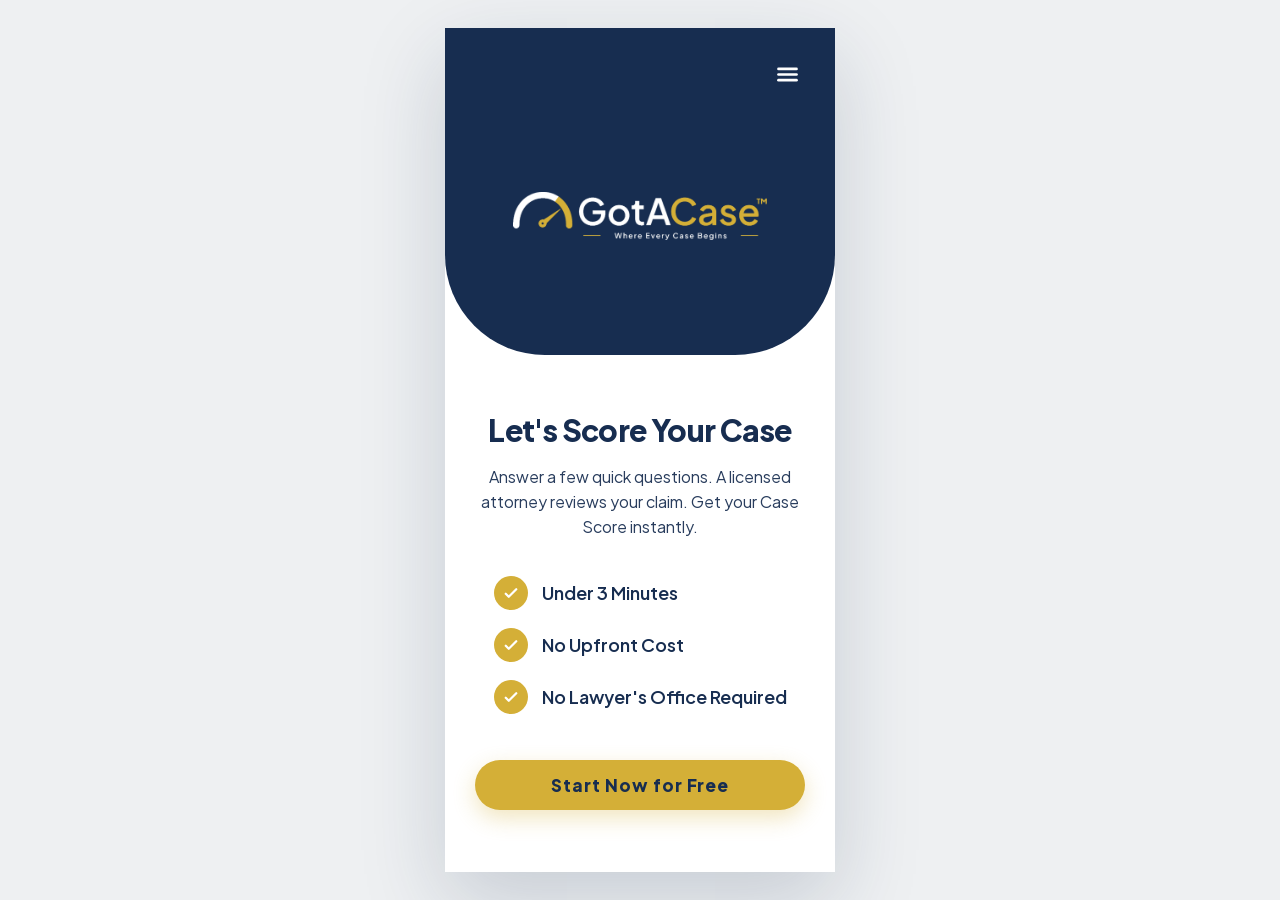
<file: site/quiz.html>
<!DOCTYPE html>
<html lang="en">
<head>
<meta charset="utf-8">
<meta name="viewport" content="width=device-width, initial-scale=1">
<title>GotACase — Case Score Quiz</title>
<meta name="description" content="Answer a few quick questions and get your free, attorney-reviewed Case Score in under 3 minutes.">
<link rel="icon" type="image/png" href="favicon.png">
<link rel="apple-touch-icon" href="apple-touch-icon.png">
<link rel="stylesheet" href="assets/css/fonts.css">
<link rel="stylesheet" href="assets/css/main.css">
<style>
:root{
    --navy:#172D50;
    --gold:#D4AF37;
    --grey:#8C96A3;
    --tint:#FDF6DC;
    --track:#E8E8E8;
    --white:#FFFFFF;
    --radius:16px;
  }
  *{box-sizing:border-box;margin:0;padding:0;-webkit-tap-highlight-color:transparent;}
  html,body{height:100%;}
  body{
    font-family:'Plus Jakarta Sans',system-ui,sans-serif;
    background:#eef0f2;
    color:var(--navy);
    display:flex;
    align-items:center;
    justify-content:center;
    min-height:100vh;
    min-height:100dvh;
    -webkit-font-smoothing:antialiased;
  }

  /* ---------- Phone frame ---------- */
  .phone{
    position:relative;
    width:390px;
    max-width:100vw;
    height:844px;
    max-height:100vh;max-height:100dvh;
    background:var(--white);
    overflow:hidden;
    box-shadow:0 30px 80px rgba(23,45,80,.18);
  }
  @media (max-width:430px){
    .phone{height:100vh;height:100dvh;box-shadow:none;}
  }

  /* ---------- Persistent header (logo + timer + progress) ---------- */
  .chrome{
    position:absolute;top:0;left:0;right:0;z-index:30;
    background:var(--white);
    padding:16px 20px 13px;
    display:none;flex-direction:column;gap:11px;
    border-bottom:1px solid rgba(23,45,80,.04);
  }
  .chrome.show{display:flex;}
  .chrome-top{position:relative;display:flex;align-items:center;justify-content:space-between;height:44px;}
  .chrome-logo{
    position:absolute;left:50%;top:50%;transform:translate(-50%,-50%);
    height:20px;width:auto;max-width:62%;object-fit:contain;object-position:center;
  }
  .chrome-spacer{flex:none;width:40px;height:40px;}
  .chrome-progress{display:flex;flex-direction:column;gap:7px;width:90%;margin:0 auto;}
  .prog-label{font-size:13px;font-weight:700;color:var(--gold);letter-spacing:.01em;}
  .progress{
    position:relative;height:10px;border-radius:999px;
    background:var(--track);overflow:hidden;width:100%;
  }
  .progress .bar{
    height:100%;width:0;background:var(--gold);border-radius:999px;
    transition:width .45s cubic-bezier(.4,0,.2,1);
  }

  /* ---------- Back arrow ---------- */
  .back{
    width:40px;height:40px;flex:none;border:none;background:transparent;
    color:var(--navy);cursor:pointer;border-radius:50%;
    display:flex;align-items:center;justify-content:center;visibility:hidden;
    transition:background .2s;
  }
  .back svg{width:24px;height:24px;}
  .back:active{background:rgba(23,45,80,.07);}
  .back.show{visibility:visible;}

  /* ---------- Screens ---------- */
  .screens{position:absolute;inset:0;}
  .screen{
    position:absolute;inset:0;
    display:flex;flex-direction:column;
    padding:124px 26px clamp(16px,3.6dvh,30px);
    transform:translateX(100%);opacity:0;
    transition:transform .42s cubic-bezier(.4,0,.2,1),opacity .42s ease;
    overflow-y:auto;
  }
  .screen::-webkit-scrollbar{display:none;}
  .screen{scrollbar-width:none;}
  .screen.active{transform:translateX(0);opacity:1;z-index:10;}
  .screen.left{transform:translateX(-22%);opacity:0;}
  .screen.right{transform:translateX(100%);opacity:0;}
  .screen.notrans{transition:none !important;}

  /* ---------- Typography ---------- */
  .step-label{display:none;}
  h1{font-size:30px;font-weight:800;line-height:1.15;letter-spacing:-.02em;text-wrap:balance;}
  .question{
    font-size:clamp(21px,3dvh,25px);font-weight:700;line-height:1.25;letter-spacing:-.015em;
    text-align:center;text-wrap:balance;margin:0 0 clamp(14px,3.3dvh,28px);
  }
  .question.top{margin:0 0 clamp(9px,1.9dvh,16px);}
  .qbody{margin:0;display:flex;flex-direction:column;}
  .qbody .question{margin:0 0 16px;}
  .sub{font-size:16px;font-weight:400;color:var(--navy);line-height:1.5;opacity:.85;}

  /* ---------- Buttons / CTA ---------- */
  .cta{
    display:flex;align-items:center;justify-content:center;gap:8px;
    width:100%;background:var(--gold);color:#1a1408;
    font-family:inherit;font-size:17px;font-weight:800;letter-spacing:.01em;
    border:none;border-radius:999px;padding:clamp(12px,2.1dvh,18px) 24px;cursor:pointer;
    box-shadow:0 8px 22px rgba(212,175,55,.32);
    transition:transform .15s ease,box-shadow .2s ease,filter .2s;
  }
  .cta:active{transform:translateY(1px) scale(.992);filter:brightness(.97);}
  .link-navy{
    background:none;border:none;font-family:inherit;cursor:pointer;
    color:var(--navy);font-weight:600;font-size:15px;padding:14px;
    text-align:center;width:100%;
  }
  .link-navy:active{opacity:.6;}

  /* ---------- Cards (choices) ---------- */
  .card{
    display:flex;align-items:center;gap:14px;
    width:100%;background:var(--white);
    border:2px solid rgba(23,45,80,.16);border-radius:var(--radius);
    padding:20px 22px;cursor:pointer;font-family:inherit;
    color:var(--navy);font-size:18px;font-weight:600;text-align:left;
    transition:border-color .18s,background .18s,transform .12s;
  }
  .card:active{transform:scale(.985);}
  .card.selected{border-color:var(--gold);background:var(--tint);}
  .card-disabled{
    border-color:rgba(140,150,163,.28);color:var(--grey);
    cursor:not-allowed;background:#fbfbfc;
  }
  .card-disabled:active{transform:none;}
  .coming{
    margin-left:auto;font-size:11px;font-weight:700;letter-spacing:.04em;
    text-transform:uppercase;color:var(--grey);
    background:rgba(140,150,163,.12);padding:4px 9px;border-radius:999px;white-space:nowrap;
  }

  .stack{display:flex;flex-direction:column;gap:clamp(8px,1.5dvh,13px);}
  .stack.center{margin:auto 0;}

  /* Yes / No */
  .yesno{display:flex;flex-direction:column;gap:clamp(8px,1.65dvh,14px);}
  .yesno .card{justify-content:center;font-size:20px;font-weight:700;padding:24px;position:relative;}
  .yesno .card .pick{position:absolute;right:18px;top:50%;transform:translateY(-50%);margin-left:0;}
  .q-illus{display:block;width:62%;max-width:224px;margin:clamp(8px,2.4dvh,22px) auto 0;height:auto;opacity:.9;}

  /* ---------- Question chrome (icon badge, rule, note, card icons) ---------- */
  .q-icon{
    width:clamp(44px,7.4dvh,62px);height:clamp(44px,7.4dvh,62px);flex:none;aspect-ratio:1/1;border-radius:50%;margin:clamp(18px,3.3dvh,28px) auto clamp(10px,2.4dvh,20px);
    background:#fff;display:flex;align-items:center;justify-content:center;color:var(--gold);
    box-shadow:0 0 0 9px rgba(212,175,55,.06),0 8px 22px rgba(212,175,55,.16);
  }
  .q-icon svg{width:30px;height:30px;}
  [data-id="casetype"] .q-icon svg{transform:scale(1.55);}
  .q-rule{display:none;}

  /* Question screens share the "State" screen alignment */
  [data-id="state"],
  .qalign{padding-top:clamp(126px,17dvh,143px);}
  [data-id="casetype"]{padding-top:clamp(126px,17dvh,143px);}
  [data-id="state"] .question.top,
  .qalign .question,
  .qalign .qbody .question{margin:0 auto 46px;max-width:300px;text-wrap:balance;}
  .qalign .qbody .question{max-width:340px;min-height:3.75em;display:flex;flex-direction:column;align-items:center;justify-content:center;margin:0 auto clamp(14px,3.4dvh,40px);}
  .lead{flex:none;width:24px;height:24px;display:flex;align-items:center;justify-content:center;color:var(--gold);}
  .lead svg{width:100%;height:100%;}
  .card-disabled .lead{color:var(--grey);}
  .pick{display:none;}
  .card.selected .pick{margin-left:auto;display:flex;align-items:center;justify-content:center;flex:none;width:26px;height:26px;border-radius:50%;background:var(--gold);color:#fff;}
  .pick svg{width:15px;height:15px;}
  .q-note{
    margin-top:auto;display:flex;align-items:flex-start;gap:clamp(8px,1.4dvh,12px);
    background:var(--tint);border:1px solid rgba(212,175,55,.4);border-radius:14px;padding:clamp(10px,1.95dvh,16.5px) 17px;
  }
  .q-note .note-tx{font-size:clamp(12px,1.6dvh,13.5px);line-height:1.4;color:var(--navy);font-weight:500;}

  /* ---------- Intro screen (arched hero) ---------- */
  .intro{padding:0;text-align:center;overflow-y:auto;}
  .hero{
    background:var(--navy);
    border-radius:0 0 50% 50% / 0 0 42% 42%;
    padding:14px 12px 58px;
    display:flex;flex-direction:column;align-items:center;
    flex:none;
  }
  .hero-bar{
    width:100%;display:flex;align-items:center;justify-content:space-between;
    padding:10px 2px 0;
  }
  .hero-icon{
    width:44px;height:44px;border:none;background:transparent;color:#fff;cursor:pointer;
    display:flex;align-items:center;justify-content:center;border-radius:50%;
  }
  .hero-icon:active{background:rgba(255,255,255,.12);}
  .hero-icon svg{width:27px;height:27px;}
  .hero-logo{width:100%;max-width:400px;height:clamp(92px,20.4dvh,172px);margin:24px auto 12px;display:flex;align-items:center;justify-content:center;}
  .hero-logo img{width:74%;height:100%;object-fit:contain;display:block;}
  /* Guard: keep imagery fully visible regardless of editor opacity overrides */
  #screens .active img.q-illus{opacity:.9 !important;}
  .intro-body{
    flex:1;display:flex;flex-direction:column;align-items:center;
    padding:clamp(18px,6.9dvh,58px) 30px clamp(14px,3.6dvh,30px);
  }
  .intro-body h1{font-size:34px;margin-bottom:clamp(8px,2.1dvh,18px);}
  .intro-body .sub{font-size:17px;line-height:1.55;max-width:330px;margin:0 auto 32px;opacity:.92;}
  .trust{display:flex;flex-direction:column;gap:clamp(8px,2.1dvh,18px);align-items:flex-start;margin:4px auto clamp(10px,3.08dvh,26px);}
  .trust li{display:flex;align-items:center;gap:14px;list-style:none;white-space:nowrap;
    font-size:18px;font-weight:600;color:var(--navy);}
  .check{
    flex:none;width:clamp(27px,4dvh,34px);height:clamp(27px,4dvh,34px);border-radius:50%;
    background:var(--gold);display:flex;align-items:center;justify-content:center;
  }
  .check svg{width:18px;height:18px;color:#fff;}
  .intro-body .cta{margin-top:auto;}

  /* ---------- Case-type grid ---------- */
  .type-grid{display:grid;grid-template-columns:repeat(3,1fr);gap:10px;grid-auto-rows:minmax(clamp(52px,10dvh,72px),1fr);flex:1 1 auto;min-height:0;margin-top:16px;}
  .type-card{
    position:relative;
    display:flex;flex-direction:column;align-items:center;justify-content:center;gap:6px;
    min-height:72px;border-radius:16px;border:1.5px solid rgba(23,45,80,.14);
    background:var(--white);cursor:pointer;font-family:inherit;padding:8px 8px;
    transition:border-color .18s,background .18s,transform .12s;
  }
  .type-card:active{transform:scale(.97);}
  .type-card .tico{width:30px;height:30px;color:var(--navy);display:flex;align-items:center;justify-content:center;}
  .type-card .tico svg{width:100%;height:100%;}
  .type-card .lbl{font-size:12px;font-weight:700;color:var(--navy);text-align:center;line-height:1.2;display:flex;align-items:center;justify-content:center;}
  .type-card .mini{font-size:9.3px;font-weight:700;letter-spacing:.05em;
    text-transform:uppercase;color:var(--grey);}
  .type-card.selected{border-color:var(--gold);border-width:2px;background:#fff;}
  .type-card.selected .tico{color:var(--gold);}
  .type-card .tbadge{display:none;}
  .type-card.selected .tbadge{display:flex;position:absolute;top:8px;right:8px;
    width:24px;height:24px;border-radius:50%;background:var(--gold);color:#fff;align-items:center;justify-content:center;}
  .type-card.selected .tbadge svg{width:14px;height:14px;}
  .type-card.dis{border-color:rgba(140,150,163,.2);background:#fbfbfc;cursor:not-allowed;}
  .type-card.dis .tico{color:var(--grey);opacity:.75;}
  .type-card.dis .lbl{color:var(--grey);}

  /* ---------- Soft stop ---------- */
  .softstop{justify-content:center;text-align:center;}
  .warn-icon{
    width:74px;height:74px;border-radius:50%;margin:0 auto 24px;
    background:rgba(212,175,55,.14);display:flex;align-items:center;justify-content:center;
    font-size:36px;
  }
  .softstop h1{font-size:27px;margin-bottom:16px;}
  .softstop .sub{max-width:320px;margin:0 auto 30px;}

  /* ---------- Contact form ---------- */
  .form-head{margin-bottom:clamp(12px,2.8dvh,24px);}
  .form-head h1{font-size:clamp(21px,3.08dvh,26px);}
  .field{margin-bottom:clamp(6px,1.9dvh,16px);display:flex;flex-direction:column;gap:clamp(3px,0.7dvh,6px);}
  .field label{font-size:13px;font-weight:700;color:var(--navy);letter-spacing:.01em;}
  .field label .req{color:var(--gold);}
  .field input{
    font-family:inherit;font-size:clamp(14px,1.9dvh,16px);font-weight:500;color:var(--navy);
    background:var(--white);border:2px solid rgba(23,45,80,.18);border-radius:12px;
    padding:clamp(10px,1.78dvh,15px) 16px;width:100%;transition:border-color .18s;
  }
  .field input::placeholder{color:var(--grey);font-weight:400;}
  .field input:focus{outline:none;border-color:var(--gold);}
  .field .hint{font-size:12px;color:var(--grey);font-weight:500;}
  .disclaimer{font-size:clamp(10.5px,1.5dvh,11.5px);line-height:1.45;color:var(--grey);font-weight:500;margin-top:clamp(8px,1.7dvh,14px);text-align:center;}

  /* ---------- Score screen ---------- */
  .score{justify-content:flex-start;text-align:center;padding-top:clamp(76px,11.1dvh,94px);}
  .logo-sm{display:none;}
  .score h1{font-size:26px;margin-bottom:18px;}
  .check-anim{
    width:62px;height:62px;border-radius:50%;margin:16px auto 20px;
    background:var(--gold);display:flex;align-items:center;justify-content:center;
    box-shadow:0 0 0 9px rgba(212,175,55,.06),0 8px 22px rgba(212,175,55,.16);
  }
  .check-anim svg{width:30px;height:30px;color:#fff;}
  @keyframes pulse{0%,100%{box-shadow:0 0 0 0 rgba(212,175,55,.45);}50%{box-shadow:0 0 0 16px rgba(212,175,55,0);}}
  .score .sub{max-width:300px;margin:0 auto 26px;font-size:15px;}
  .cat-kicker{display:block;font-size:11px;font-weight:700;color:var(--grey);letter-spacing:.12em;text-transform:uppercase;}
  .score h1#catHeadline{font-size:32px;}
  .score .copy-block{margin:0 auto 22px;}
  #scoreOptions{width:100%;}
  #scoreOptions .sub{margin:0 auto 22px;max-width:320px;}
  .gauge-wrap{position:relative;width:230px;margin:0 auto;}
  .gauge-label{
    text-align:center;margin:15% 0 0;
    font-size:19px;font-weight:800;letter-spacing:.02em;color:var(--navy);
  }
  .gauge-label small{display:block;font-size:11px;font-weight:600;color:var(--grey);
    letter-spacing:.12em;text-transform:uppercase;margin-bottom:4px;}
  .result-card{width:100%;background:var(--tint);border-radius:20px;padding:clamp(13px,2.6dvh,22px) 20px clamp(12px,2.4dvh,20px);display:flex;flex-direction:column;align-items:center;margin:0 0 clamp(12px,3dvh,26px);}
  .rc-label{font-size:10.5px;font-weight:700;letter-spacing:.16em;text-transform:uppercase;color:var(--grey);text-align:center;}
  .rc-cat{font-size:clamp(25px,4dvh,34px);font-weight:800;letter-spacing:-.02em;color:var(--navy);text-align:center;margin:clamp(6px,1.6dvh,14px) 0 2px;line-height:1.1;}
  .rc-desc{font-size:clamp(12.5px,1.7dvh,14px);line-height:1.45;color:var(--navy);opacity:.85;max-width:300px;margin:6px auto 0;text-align:center;}
  .rc-hr{width:100%;height:1px;background:rgba(212,175,55,.45);margin:clamp(8px,2.1dvh,18px) 0;}
  .rc-hr.mid{background:rgba(140,150,163,.3);margin:clamp(14px,3.8dvh,32px) 0;}
  .rc-pending{display:inline-flex;align-items:center;gap:8px;background:rgba(140,150,163,.16);color:var(--navy);font-size:14px;font-weight:700;border-radius:999px;padding:clamp(7px,1.3dvh,11px) 20px;margin:2px 0 0;}
  .rc-dot{width:8px;height:8px;border-radius:50%;background:var(--grey);flex:none;}
  .rc-assessed{font-size:10px;color:var(--grey);margin:clamp(6px,1.4dvh,12px) 0 0;text-align:center;line-height:1.45;}
  .rc-assessed strong{color:var(--navy);font-weight:700;}
  .rc-disclaimer{font-size:clamp(11px,1.5dvh,12.5px);line-height:1.5;color:var(--grey);max-width:330px;margin:clamp(12px,2.8dvh,24px) auto 0;text-align:center;}
  .gac-sec{width:100%;text-align:center;}
  .gac-id{font-size:22px;font-weight:800;color:var(--navy);letter-spacing:.06em;margin:clamp(4px,1.2dvh,10px) 0 clamp(8px,1.9dvh,16px);}
  .rc-idcopy{font-size:clamp(11px,1.5dvh,12.5px);line-height:1.5;color:var(--grey);max-width:330px;margin:0 auto clamp(12px,2.8dvh,24px);text-align:center;}
  .rc-wait{display:block;width:100%;background:none;border:none;font-family:inherit;font-size:13.5px;font-weight:600;color:var(--navy);text-decoration:underline;text-underline-offset:3px;padding:14px 8px;margin:6px 0 0;cursor:pointer;}
  .pills{display:flex;justify-content:center;gap:5px;flex-wrap:nowrap;margin:16px 0 22px;}
  .pill{display:inline-flex;align-items:center;gap:4px;background:var(--navy);color:var(--white);font-size:10.5px;font-weight:600;
    padding:6px 9px;border-radius:999px;letter-spacing:0;white-space:nowrap;}
  .pill .pill-ic{display:inline-flex;width:11px;height:11px;flex:none;}
  .pill .pill-ic svg{width:100%;height:100%;}
  .pill.pass .pill-ic{color:var(--gold);}
  .pill.fail{background:#EDEFF1;color:var(--grey);}
  .pill.fail .pill-ic{color:var(--grey);}
  .opt-btn{display:flex;align-items:center;justify-content:center;text-align:center;width:100%;
    font-family:inherit;font-size:16px;font-weight:700;line-height:1.3;border-radius:999px;
    padding:clamp(12px,2dvh,17px) 20px;cursor:pointer;
    transition:transform .15s ease,box-shadow .2s ease,filter .2s,background .2s,border-color .2s;}
  .opt-btn:active{transform:translateY(1px) scale(.992);}
  .opt-btn.primary{background:var(--gold);color:#1a1408;border:2px solid var(--gold);box-shadow:0 8px 22px rgba(212,175,55,.32);}
  .opt-btn.primary:active{filter:brightness(.97);}
  .opt-btn.secondary{background:var(--white);color:var(--navy);border:2px solid rgba(23,45,80,.5);}
  .opt-btn.secondary:active{background:var(--tint);border-color:var(--gold);}
  .id-box{width:100%;background:var(--tint);border:1.5px solid rgba(212,175,55,.55);
    border-radius:14px;padding:15px 18px;margin:2px auto 16px;text-align:left;
    display:flex;flex-direction:column;gap:11px;}
  .id-row{display:flex;flex-direction:column;gap:3px;}
  .id-row .id-lbl{font-size:10px;font-weight:700;letter-spacing:.09em;text-transform:uppercase;color:var(--grey);}
  .id-row .id-val{font-size:15px;font-weight:800;color:var(--navy);letter-spacing:.02em;}
  .id-row .id-val.mono{letter-spacing:.13em;}
  .id-row .id-val.pending{color:var(--gold);}
  .id-copy{font-size:12.5px;line-height:1.5;color:var(--grey);margin:0 auto 18px;max-width:330px;text-align:center;}
  .id-box-sm{margin:4px auto 22px;}
  .score .disclaimer{margin:0 auto 18px;max-width:320px;}
  .score .cta{margin-top:auto;}

  /* ---------- Toast ---------- */
  .toast{
    position:absolute;left:50%;bottom:40px;transform:translateX(-50%) translateY(20px);
    background:var(--navy);color:var(--white);font-size:13.5px;font-weight:600;
    padding:13px 20px;border-radius:999px;z-index:50;opacity:0;pointer-events:none;
    transition:opacity .25s,transform .25s;white-space:nowrap;box-shadow:0 10px 30px rgba(23,45,80,.35);
  }
  .toast.show{opacity:1;transform:translateX(-50%) translateY(0);}


  @media (max-height:700px){
    .form-head{margin-bottom:8px;}
    .form-head h1{font-size:20px;}
    .field{margin-bottom:5px;gap:2px;}
    .field label{font-size:12px;}
    .field input{padding:7px 14px;font-size:14px;}
    .disclaimer{margin-top:7px;font-size:10.5px;}
    .result-card{padding:11px 18px 11px;}
    .rc-cat{font-size:23px;margin:3px 0 2px;}
    .rc-desc{font-size:12px;margin:4px auto 0;}
    .rc-hr{margin:8px 0;}
    .rc-pending{padding:7px 16px;}
    .rc-assessed{margin:5px 0 0;}
    .rc-disclaimer{font-size:10.5px;margin-top:10px;}
    .rc-hr.mid{margin:12px 0;}
    .gac-id{margin:3px 0 6px;}
    .rc-idcopy{font-size:10.5px;}
    .q-icon{width:44px;height:44px;margin:13px auto 8px;}
    .qalign .qbody .question{min-height:2.5em;}
    .stack{gap:9px;}
    .yesno{gap:9px;}
  }

  /* ---------- Layout refinements ---------- */

#screens >.active img.q-illus { object-fit: contain !important }
#screens >.active img.q-illus { width: 222px !important }
#screens >.active img.q-illus { height: auto !important }
#screens >.active img.q-illus { margin: 22px auto 0 !important }
#screens >.active .question { font-weight: 600 !important }
#screens :is(button,input,textarea) >:is(h1,h2,h3,h4,h5,h6,p,li,dt,dd,blockquote,figcaption,label,span,a,em,strong,small,td,th,caption) [d="M4 14l1.8-4.6A2 2 0 0 1 7.7 8h8.6a2 2 0 0 1 1.9 1.4L20 14v3H4z"] { stroke-width: 1px !important }
#screens :is(button,input,textarea) >:is(h1,h2,h3,h4,h5,h6,p,li,dt,dd,blockquote,figcaption,label,span,a,em,strong,small,td,th,caption) [d="M3 7.5h11v9H3z"] { stroke-width: 1.5px !important }
#screens :is(button,input,textarea) >:is(h1,h2,h3,h4,h5,h6,p,li,dt,dd,blockquote,figcaption,label,span,a,em,strong,small,td,th,caption) [d="M14 11h3.6l2.9 3v2.5H14z"] { stroke-width: 1.5px !important }
#screens :is(button,input,textarea) >:is(h1,h2,h3,h4,h5,h6,p,li,dt,dd,blockquote,figcaption,label,span,a,em,strong,small,td,th,caption) [cx="17.5"] { stroke-width: 1px !important }
#screens :is(button,input,textarea) >[data-icon="truck"] [cx="7"] { stroke-width: 1.5px !important }
#screens :is(button,input,textarea) >:is(h1,h2,h3,h4,h5,h6,p,li,dt,dd,blockquote,figcaption,label,span,a,em,strong,small,td,th,caption) [cx="6"] { stroke-width: 1.5px !important }
#screens :is(button,input,textarea) >:is(h1,h2,h3,h4,h5,h6,p,li,dt,dd,blockquote,figcaption,label,span,a,em,strong,small,td,th,caption) [cx="18"] { stroke-width: 1.5px !important }
#screens :is(button,input,textarea) >:is(h1,h2,h3,h4,h5,h6,p,li,dt,dd,blockquote,figcaption,label,span,a,em,strong,small,td,th,caption) [d="M6 16l3.6-4.6h4.2l2 4.6"] { stroke-width: 1.5px !important }
</style>
</head>
<body>
<div class="phone">
    <div class="chrome" id="chrome">
      <div class="chrome-top" style="height: 47px">
        <button class="back" id="back" aria-label="Go back" data-back="">
          <svg viewBox="0 0 24 24" fill="none" stroke="currentColor" stroke-width="2.4" stroke-linecap="round" stroke-linejoin="round"><path d="M15 18l-6-6 6-6"></path></svg>
        </button>
        <img class="chrome-logo" src="assets/images/logo-tagline.png" alt="GotACase — Where Every Case Begins">
        <details class="menu"><summary aria-label="Open menu"><span></span><span></span><span></span></summary>
        <nav class="menu-panel">
          <a href="index.html">Home</a>
          <a href="quiz.html">Check Your Case Score</a>
          <a href="alabama.html">Alabama</a>
          <a href="contact.html">Contact</a>
        </nav>
      </details>
      </div>
      <div class="chrome-progress">
        <div class="prog-label" id="progLabel" style="font-size: 14px; font-weight: 900">10% Completed</div>
        <div class="progress"><div class="bar" id="bar"></div></div>
      </div>
    </div>

    <div class="screens" id="screens">

      <!-- SCREEN 0 — INTRO -->
      <section class="screen intro" data-id="intro" data-screen-label="Intro">
        <div class="hero" style="font-size: 130px; padding: clamp(8px,1.7dvh,14px) 24px clamp(18px,5dvh,42px); border-radius: 0px 0px 100px 100px; width: 390px">
          <div class="hero-bar">
            <div aria-hidden="true" style="width:44px;height:44px;flex:none;"></div>
            <details style="position:relative; flex:none;"><summary class="hero-icon" aria-label="Menu" style="list-style:none;"><svg viewBox="0 0 24 24" fill="none" stroke="currentColor" stroke-width="2.4" stroke-linecap="round"><path d="M4 7h16"></path><path d="M4 12h16"></path><path d="M4 17h16"></path></svg></summary><div style="position:absolute;top:calc(100% + 8px);right:0;z-index:80;min-width:210px;background:#FFFFFF;border:1px solid #ECECEC;border-radius:14px;box-shadow:0 12px 32px rgba(23,45,80,0.16);padding:8px;"><a href="index.html" style="display:block;padding:11px 13px;border-radius:9px;text-decoration:none;color:#172D50;font-size:14px;font-weight:600;">Home</a><a href="quiz.html" style="display:block;padding:11px 13px;border-radius:9px;text-decoration:none;color:#172D50;font-size:14px;font-weight:600;">Check Your Case Score</a><a href="alabama.html" style="display:block;padding:11px 13px;border-radius:9px;text-decoration:none;color:#172D50;font-size:14px;font-weight:600;">Alabama</a><a href="contact.html" style="display:block;padding:11px 13px;border-radius:9px;text-decoration:none;color:#172D50;font-size:14px;font-weight:600;">Contact</a></div></details>
          </div>
          <div class="hero-logo" style="opacity: 1; margin: clamp(12px,4.03dvh,34px) auto clamp(6px,1.2dvh,12px)">
            <img alt="GotACase — Where Every Case Begins" src="assets/images/logo-tagline-white.png">
          </div>
        </div>
        <div class="intro-body">
          <h1 style="font-size: clamp(23px,4.3dvh,30px)">Let's Score Your Case</h1>
          <p class="sub" style="font-size: clamp(14px,2dvh,16px)">Answer a few quick questions. A licensed attorney reviews your claim. Get your Case Score instantly.</p>
          <ul class="trust" style="text-align: center; justify-content: center; align-items: stretch">
            <li><span class="check" data-tick=""></span> Under 3 Minutes</li>
            <li><span class="check" data-tick=""></span> No Upfront Cost</li>
            <li><span class="check" data-tick=""></span> No Lawyer's Office Required</li>
          </ul>
          <button class="cta" data-go="state" style="padding: clamp(14px,3.5dvh,25px) 24px; margin: clamp(10px,2.4dvh,20px) 0px 2px; height: 4px; text-align: center; letter-spacing: 1px; color: #172D50">Start Now for Free</button>
        </div>
      </section>

      <!-- SCREEN 1 — STATE -->
      <section class="screen" data-id="state" data-screen-label="State">
        <div class="step-label">Step 1 of 14</div>
        <div class="q-icon" data-icon="pin" style="margin: 17px 138px 20px"></div>
        <p class="question top" style="font-weight: 600">What state did this happen in?</p>
        <div class="q-rule"></div>
        <div class="stack">
          <button class="card" data-select="" data-advance="casetype" style="font-weight: 400">Alabama<span class="pick" data-icon="check"></span></button>
          <button class="card card-disabled" data-coming="">Florida<span class="coming">Coming Soon</span></button>
          <button class="card card-disabled" data-coming="">Georgia<span class="coming">Coming Soon</span></button>
          <button class="card card-disabled" data-coming="">Texas<span class="coming">Coming Soon</span></button>
        </div>
      </section>

      <!-- SCREEN 2 — CASE TYPE -->
      <section class="screen" data-id="casetype" data-screen-label="Case Type">
        <div class="step-label">Step 2 of 14</div>
        <div class="q-icon" data-icon="question"></div>
        <p class="question top" style="font-weight: 600">What type of incident happened to you?</p>
        <div class="q-rule"></div>
        <div class="type-grid">
          <button class="type-card" data-select="" data-advance="q4"><span class="tbadge" data-icon="check"></span><span class="tico" data-icon="car"></span><span class="lbl" style="font-weight: 500">Auto / Car Accident</span></button>
          <button class="type-card dis" data-coming=""><span class="tico" data-icon="truck"></span><span class="lbl">Commercial Vehicle</span><span class="mini">Soon</span></button>
          <button class="type-card dis" data-coming=""><span class="tico" data-icon="motorcycle"></span><span class="lbl">Motorcycle</span><span class="mini">Soon</span></button>
          <button class="type-card dis" data-coming=""><span class="tico" data-icon="hospital"></span><span class="lbl">Medical Malpractice</span><span class="mini">Soon</span></button>
          <button class="type-card dis" data-coming=""><span class="tico" data-icon="building"></span><span class="lbl">Slip &amp; Fall</span><span class="mini">Soon</span></button>
          <button class="type-card dis" data-coming=""><span class="tico" data-icon="gear"></span><span class="lbl">Workplace Injury</span><span class="mini">Soon</span></button>
          <button class="type-card dis" data-coming=""><span class="tico" data-icon="box"></span><span class="lbl">Defective Product</span><span class="mini">Soon</span></button>
          <button class="type-card dis" data-coming=""><span class="tico" data-icon="heart"></span><span class="lbl">Wrongful Death</span><span class="mini">Soon</span></button>
          <button class="type-card dis" data-coming=""><span class="tico" data-icon="paw"></span><span class="lbl">Dog Bite</span><span class="mini">Soon</span></button>
          <button class="type-card dis" data-coming=""><span class="tico" data-icon="house"></span><span class="lbl">Nursing Home Abuse</span><span class="mini">Soon</span></button>
          <button class="type-card dis" data-coming=""><span class="tico" data-icon="triangle"></span><span class="lbl">Sexual Assault</span><span class="mini">Soon</span></button>
          <button class="type-card dis" data-coming=""><span class="tico" data-icon="question"></span><span class="lbl">Other / Not Sure</span><span class="mini">Soon</span></button>
        </div>
      </section>

      <!-- SCREEN 3 — INCIDENT DATE -->
      <section class="screen qalign" data-id="date" data-screen-label="Incident Date">
        <div class="step-label">Step 3 of 14</div>
        <div class="q-icon" data-icon="calendar"></div>
        <p class="question top">When did this happen?</p>
        <div class="q-rule"></div>
        <div class="stack">
          <button class="card" data-select="" data-advance="q4"><span class="lead" data-icon="clock"></span>Within the last 6 months<span class="pick" data-icon="check"></span></button>
          <button class="card" data-select="" data-advance="q4"><span class="lead" data-icon="clock"></span>6 months to 1 year ago<span class="pick" data-icon="check"></span></button>
          <button class="card" data-select="" data-advance="q4"><span class="lead" data-icon="clock"></span>1 to 2 years ago<span class="pick" data-icon="check"></span></button>
          <button class="card" data-select="" data-advance="softstop"><span class="lead" data-icon="clock"></span>More than 2 years ago<span class="pick" data-icon="check"></span></button>
        </div>
      </section>

      <!-- SOFT STOP -->
      <section class="screen softstop" data-id="softstop" data-screen-label="Soft Stop">
        <div class="warn-icon">⚠️</div>
        <h1>Your Timeline May Be a Concern</h1>
        <p class="sub">In Alabama, most personal injury claims must be filed within 2 years of the incident. Based on your answer, your deadline may have passed. A licensed attorney will still review your submission.</p>
        <button class="cta" data-go="contact">Submit for Attorney Review →</button>
        <button class="link-navy" data-back="">← Go Back</button>
      </section>

      <!-- SCREENS 4-15 generated by JS into here -->

      <!-- SCREEN 16 — CONTACT -->
      <section class="screen" data-id="contact" data-screen-label="Contact">
        <div class="step-label">Step 14 of 14</div>
        <div class="form-head">
          <h1 style="font-weight:700;text-align:center;font-size:24px;padding:10px 0px 0px">Almost There - Where Should We Send Your Score?</h1>
        </div>
        <div class="field">
          <label>First Name <span class="req">*</span></label>
          <input type="text" placeholder="First name" autocomplete="given-name" required="">
        </div>
        <div class="field">
          <label>Last Name <span class="req">*</span></label>
          <input type="text" placeholder="Last name" autocomplete="family-name" required="">
        </div>
        <div class="field">
          <label>Phone Number <span class="req">*</span></label>
          <input type="tel" placeholder="(000) 000-0000" autocomplete="tel" required="">
          <span class="hint">We'll use this to contact you about your score.</span>
        </div>
        <div class="field">
          <label>Email Address</label>
          <input type="email" placeholder="you@email.com" autocomplete="email">
          <span class="hint">Optional</span>
        </div>
        <button class="cta" data-go="score" style="margin-top:6px;color:#172D50;font-weight:600;">Submit My Case →</button>
        <p class="disclaimer">By submitting, you agree to be contacted by a licensed attorney at The Maddox Law Firm regarding your claim. No upfront cost. No obligation.</p>
      </section>

      <!-- SCREEN 17 — SCORE / CATEGORY -->
      <section class="screen score" data-id="score" data-screen-label="Score">
        <div class="result-card">
          <div class="rc-label">Preliminary Case Category</div>
          <div class="rc-cat" id="catHeadline">Moderate</div>
          <p class="rc-desc" id="catCopy">Based on your answers, your case appears to fall in the Moderate range.</p>
          <div class="rc-hr"></div>
          <div class="rc-label">Attorney-Confirmed Case Score</div>
          <div class="rc-pending"><span class="rc-dot"></span>Pending Attorney Review</div>
          <p class="rc-assessed"><strong>Assessed across:</strong> Liability · Damages · Evidence · Deadlines</p>
        </div>
        <a class="cta" href="portal.html" style="margin:0;color:#172D50;font-size:15px;text-decoration:none">Go to My Case Portal <svg viewBox="0 0 24 24" fill="none" stroke="currentColor" stroke-width="2.4" stroke-linecap="round" stroke-linejoin="round" style="width:18px;height:18px;flex:none"><path d="M5 12h14M13 6l6 6-6 6"></path></svg></a>
        <p class="rc-disclaimer">This is a preliminary category, not a final legal score. A licensed attorney will review your information and provide your confirmed Case Score.</p>
        <div class="rc-hr mid"></div>
        <div class="gac-sec">
          <div class="rc-label">Your GotACase ID</div>
          <div class="gac-id mono" id="gacIdVal">GAC-AL-2026-000184</div>
          <p class="rc-idcopy">Your intake has been received and assigned a GotACase ID. Please keep this number for reference. This ID allows GotACase and the reviewing attorney to locate your case, review your facts, and provide the attorney-confirmed Case Score.</p>
        </div>
      </section>

    </div>
    <div class="toast" id="toast"></div>
  </div>

<script>
(function(){
  /* ---------- Logo markup ---------- */
  var logoSVG =
    '<svg viewBox="0 0 360 96" width="100%" xmlns="http://www.w3.org/2000/svg">'
    + '<g fill="none" stroke-linecap="round">'
    +   '<path d="M14 70 A40 40 0 0 1 60 31" stroke="#172D50" stroke-width="9"/>'
    +   '<path d="M60 31 A40 40 0 0 1 94 70" stroke="#D4AF37" stroke-width="9"/>'
    +   '<line x1="54" y1="70" x2="72" y2="42" stroke="#172D50" stroke-width="7"/>'
    + '</g>'
    + '<circle cx="54" cy="70" r="5.5" fill="#172D50"/>'
    + '<text x="112" y="60" font-family="Plus Jakarta Sans,sans-serif" font-weight="800" font-size="50" letter-spacing="-1">'
    +   '<tspan fill="#172D50">GotA</tspan><tspan fill="#D4AF37">Case</tspan>'
    +   '<tspan fill="#172D50" font-size="20" dy="-22">™</tspan>'
    + '</text>'
    + '<g stroke="#D4AF37" stroke-width="1.6"><line x1="112" y1="80" x2="148" y2="80"/><line x1="304" y1="80" x2="340" y2="80"/></g>'
    + '<text x="226" y="85" text-anchor="middle" font-family="Plus Jakarta Sans,sans-serif" font-weight="600" font-size="14" letter-spacing="1.5" fill="#172D50">HOW DOES YOUR CASE SCORE?</text>'
    + '</svg>';
  document.querySelectorAll('[data-logo]').forEach(function(el){el.innerHTML=logoSVG;});

  /* ---------- Gold tick ---------- */
  var tick = '<svg viewBox="0 0 24 24" fill="none" stroke="currentColor" stroke-width="3" stroke-linecap="round" stroke-linejoin="round"><path d="M5 13l4 4L19 7"/></svg>';
  document.querySelectorAll('[data-tick]').forEach(function(el){el.innerHTML=tick;});

  /* ---------- Generate question screens 4-15 ---------- */
  var questions = [
    {id:'q4',  step:4,  q:"Was the other driver at fault?", icon:"car", img:"assets/images/quiz/crash.png"},
    {id:'q5',  step:5,  q:"Were you physically injured?", icon:"boom", img:"assets/images/quiz/injured.png"},
    {id:'q6',  step:6,  q:"Did your injuries require medical treatment?", icon:"cross", img:"assets/images/quiz/hospital.png"},
    {id:'q7',  step:7,  q:"Are you still dealing with pain or limitations?", icon:"boom", img:"assets/images/quiz/pain.png"},
    {id:'q8',  step:8,  q:"Do you have the other driver's insurance information?", img:"assets/images/quiz/insurance.png"},
    {id:'q9',  step:9,  q:"Do you have photos or videos of the incident or your injuries?", icon:"flash", img:"assets/images/quiz/photos.png"},
    {id:'q10', step:10, q:"Do you have a police report or incident report?", img:"assets/images/quiz/police.png"},
    {id:'q11', step:11, q:"Do you have medical records related to your injuries?", img:"assets/images/quiz/medical.png"},
    {id:'q12', step:12, q:"Were there any witnesses?", icon:"eye", img:"assets/images/quiz/witnesses.png"},
    {id:'q13', step:13, q:"Did you seek medical treatment after the incident?", icon:"plus", img:"assets/images/quiz/treatment.png"},
    {id:'q14', step:14, q:"Did you miss work because of your injuries?", icon:"clock", img:"assets/images/quiz/work.png"},
    {id:'q15', step:14, q:"Are you still receiving treatment or dealing with ongoing effects?", img:"assets/images/quiz/ongoing.png"}
  ];
  var screensEl = document.getElementById('screens');
  var contactEl = document.querySelector('[data-id="contact"]');
  questions.forEach(function(item, i){
    var next = (i < questions.length-1) ? questions[i+1].id : 'contact';
    var sec = document.createElement('section');
    sec.className = 'screen qalign';
    sec.setAttribute('data-id', item.id);
    sec.setAttribute('data-screen-label', item.id.toUpperCase());
    sec.innerHTML =
      '<div class="step-label">Step '+item.step+' of 14</div>'
      + '<div class="qbody">'
      +   '<div class="q-icon" data-icon="'+(item.icon||'clip')+'"></div>'
      +   '<p class="question">'+item.q+'</p>'
      +   '<div class="q-rule"></div>'
      +   '<div class="yesno">'
      +     '<button class="card" data-select data-advance="'+next+'">Yes<span class="pick" data-icon="check"></span></button>'
      +     '<button class="card" data-select data-advance="'+next+'">No<span class="pick" data-icon="check"></span></button>'
      +   '</div>'
      +   (item.img ? '<img class="q-illus" src="'+item.img+'" alt="" />' : '')
      + '</div>';
    screensEl.insertBefore(sec, contactEl);
  });

  /* ---------- Icon badges & card icons ---------- */
  var icons = {
    pin:'<svg viewBox="0 0 24 24" fill="none" stroke="currentColor" stroke-width="2" stroke-linecap="round" stroke-linejoin="round"><path d="M12 21s7-6 7-11a7 7 0 1 0-14 0c0 5 7 11 7 11z"/><circle cx="12" cy="10" r="2.6"/></svg>',
    calendar:'<svg viewBox="0 0 24 24" fill="none" stroke="currentColor" stroke-width="2" stroke-linecap="round" stroke-linejoin="round"><rect x="3" y="4.5" width="18" height="16" rx="2.5"/><path d="M3 9.5h18M8 2.5v4M16 2.5v4"/></svg>',
    clock:'<svg viewBox="0 0 24 24" fill="none" stroke="currentColor" stroke-width="2" stroke-linecap="round" stroke-linejoin="round"><circle cx="12" cy="12" r="9"/><path d="M12 7.5v5l3.2 2"/></svg>',
    grid:'<svg viewBox="0 0 24 24" fill="none" stroke="currentColor" stroke-width="2" stroke-linecap="round" stroke-linejoin="round"><rect x="3.5" y="3.5" width="7" height="7" rx="1.6"/><rect x="13.5" y="3.5" width="7" height="7" rx="1.6"/><rect x="3.5" y="13.5" width="7" height="7" rx="1.6"/><rect x="13.5" y="13.5" width="7" height="7" rx="1.6"/></svg>',
    clip:'<svg viewBox="0 0 24 24" fill="none" stroke="currentColor" stroke-width="2" stroke-linecap="round" stroke-linejoin="round"><rect x="5.5" y="4" width="13" height="17" rx="2.5"/><path d="M9 4.5h6v3H9z"/><path d="M9 13.5l2 2 4-4"/></svg>',
    lock:'<svg viewBox="0 0 24 24" fill="none" stroke="currentColor" stroke-width="2" stroke-linecap="round" stroke-linejoin="round"><rect x="5" y="11" width="14" height="9" rx="2"/><path d="M8 11V8a4 4 0 0 1 8 0v3"/></svg>',
    car:'<svg viewBox="0 0 24 24" fill="none" stroke="currentColor" stroke-width="1.7" stroke-linecap="round" stroke-linejoin="round"><path d="M4 14l1.8-4.6A2 2 0 0 1 7.7 8h8.6a2 2 0 0 1 1.9 1.4L20 14v3H4z"/><circle cx="7.5" cy="17" r="1.6"/><circle cx="16.5" cy="17" r="1.6"/></svg>',
    truck:'<svg viewBox="0 0 24 24" fill="none" stroke="currentColor" stroke-width="1.7" stroke-linecap="round" stroke-linejoin="round"><path d="M3 7.5h11v9H3z"/><path d="M14 11h3.6l2.9 3v2.5H14z"/><circle cx="7" cy="17.5" r="1.6"/><circle cx="17.5" cy="17.5" r="1.6"/></svg>',
    motorcycle:'<svg viewBox="0 0 24 24" fill="none" stroke="currentColor" stroke-width="1.7" stroke-linecap="round" stroke-linejoin="round"><circle cx="6" cy="16" r="3.2"/><circle cx="18" cy="16" r="3.2"/><path d="M6 16l3.6-4.6h4.2l2 4.6"/><path d="M9.6 11.4H15"/><path d="M3.6 11.4h3l1 2"/></svg>',
    hospital:'<svg viewBox="0 0 24 24" fill="none" stroke="currentColor" stroke-width="1.7" stroke-linecap="round" stroke-linejoin="round"><path d="M5 21V9l7-4 7 4v12z"/><path d="M12 9.5v4M10 11.5h4"/><path d="M9.5 21v-3h5v3"/></svg>',
    building:'<svg viewBox="0 0 24 24" fill="none" stroke="currentColor" stroke-width="1.7" stroke-linecap="round" stroke-linejoin="round"><rect x="6" y="3.5" width="12" height="17.5" rx="1"/><path d="M9 7.5h2M13 7.5h2M9 11h2M13 11h2"/><path d="M10.5 21v-3.5h3V21"/></svg>',
    gear:'<svg viewBox="0 0 24 24" fill="none" stroke="currentColor" stroke-width="1.7" stroke-linecap="round" stroke-linejoin="round"><circle cx="12" cy="12" r="3.2"/><path d="M12 3.2v2.4M12 18.4v2.4M3.2 12h2.4M18.4 12h2.4M5.6 5.6l1.7 1.7M16.7 16.7l1.7 1.7M18.4 5.6l-1.7 1.7M7.3 16.7l-1.7 1.7"/></svg>',
    box:'<svg viewBox="0 0 24 24" fill="none" stroke="currentColor" stroke-width="1.7" stroke-linecap="round" stroke-linejoin="round"><path d="M12 3.5l7.5 4v9L12 20.5 4.5 16.5v-9z"/><path d="M4.5 7.5l7.5 4 7.5-4M12 11.5v9"/></svg>',
    heart:'<svg viewBox="0 0 24 24" fill="none" stroke="currentColor" stroke-width="1.7" stroke-linecap="round" stroke-linejoin="round"><path d="M12 20.5S4.5 15.5 4.5 9.8A3.8 3.8 0 0 1 12 7.4a3.8 3.8 0 0 1 7.5 2.4c0 5.7-7.5 10.7-7.5 10.7z"/><path d="M12.6 8l-2 3.6h3l-2 3.4"/></svg>',
    paw:'<svg viewBox="0 0 24 24" fill="none" stroke="currentColor" stroke-width="1.7" stroke-linecap="round" stroke-linejoin="round"><circle cx="7" cy="11" r="1.5"/><circle cx="12" cy="9" r="1.5"/><circle cx="17" cy="11" r="1.5"/><path d="M12 13c-2.4 0-3.9 1.7-3.9 3.3 0 1.3 1.4 1.6 3.9 1.6s3.9-.3 3.9-1.6c0-1.6-1.5-3.3-3.9-3.3z"/></svg>',
    house:'<svg viewBox="0 0 24 24" fill="none" stroke="currentColor" stroke-width="1.7" stroke-linecap="round" stroke-linejoin="round"><path d="M3.5 11L12 4.5 20.5 11"/><path d="M6 9.6V20h12V9.6"/><path d="M10 20v-4.5h4V20"/></svg>',
    triangle:'<svg viewBox="0 0 24 24" fill="none" stroke="currentColor" stroke-width="1.7" stroke-linecap="round" stroke-linejoin="round"><path d="M12 4l8.5 14.5h-17z"/><path d="M12 10v4.4M12 16.8h.01"/></svg>',
    question:'<svg viewBox="0 0 24 24" fill="none" stroke="currentColor" stroke-width="1.7" stroke-linecap="round" stroke-linejoin="round"><path d="M9.3 9.2a2.7 2.7 0 1 1 3.8 2.5c-1.1.5-1.6 1.1-1.6 2.3"/><path d="M11.5 17.3h.01"/></svg>',
    cross:'<svg viewBox="0 0 24 24" fill="none" stroke="currentColor" stroke-width="2" stroke-linecap="round" stroke-linejoin="round"><path d="M10 3.5h4v6.5h6.5v4H14v6.5h-4V14H3.5v-4H10z"/></svg>',
    boom:'<svg viewBox="0 0 24 24" fill="none" stroke="currentColor" stroke-width="2" stroke-linecap="round" stroke-linejoin="round"><path d="M12 2.5l2.2 4.6 4.9-1.6-1.7 4.8 4.6 2.2-4.6 2.2 1.7 4.8-4.9-1.6L12 21.5l-2.2-4.6-4.9 1.6 1.7-4.8L2 11.5l4.6-2.2L4.9 4.5l4.9 1.6z"/></svg>',
    flash:'<svg viewBox="0 0 24 24" fill="none" stroke="currentColor" stroke-width="1.7" stroke-linecap="round" stroke-linejoin="round"><path d="M4 8.5h3l1.4-2.2h7.2L17 8.5h3v11H4z"/><circle cx="12" cy="14" r="3.4"/></svg>',
    eye:'<svg viewBox="0 0 24 24" fill="none" stroke="currentColor" stroke-width="1.8" stroke-linecap="round" stroke-linejoin="round"><path d="M2.5 12S6 5.5 12 5.5 21.5 12 21.5 12 18 18.5 12 18.5 2.5 12 2.5 12z"/><circle cx="12" cy="12" r="3"/></svg>',
    plus:'<svg viewBox="0 0 24 24" fill="none" stroke="currentColor" stroke-width="2" stroke-linecap="round" stroke-linejoin="round"><path d="M12 5v14M5 12h14"/></svg>',
    x:'<svg viewBox="0 0 24 24" fill="none" stroke="currentColor" stroke-width="3" stroke-linecap="round" stroke-linejoin="round"><path d="M6 6l12 12M18 6L6 18"/></svg>',
    check:tick
  };
  document.querySelectorAll('[data-icon]').forEach(function(el){ var k=el.getAttribute('data-icon'); if(icons[k]) el.innerHTML=icons[k]; });

  /* ---------- Screen registry ---------- */
  var screens = Array.prototype.slice.call(document.querySelectorAll('.screen'));
  var byId = {};
  screens.forEach(function(s,i){ byId[s.getAttribute('data-id')] = i; });

  /* progress fraction per screen id */
  var progress = {
    state:1/16, casetype:2/16, date:3/16,
    q4:4/16, q5:5/16, q6:6/16, q7:7/16, q8:8/16, q9:9/16,
    q10:10/16, q11:11/16, q12:12/16, q13:13/16, q14:14/16, q15:15/16,
    softstop:3/16, contact:1, score:1, attorney:1, confirm:1
  };
  var noBack = {intro:true, softstop:true, score:true, confirm:true};

  /* ---------- Answer tracking ---------- */
  window.answers = window.answers || {};
  var gacId = '';

  var current = byId['intro'];
  var history = [];
  var chrome = document.getElementById('chrome');
  var backBtn = document.getElementById('back');
  var bar = document.getElementById('bar');
  var progLabel = document.getElementById('progLabel');
  var animating = false;

  function applyChrome(id){
    if(id==='intro'){ chrome.classList.remove('show'); return; }
    chrome.classList.add('show');
    if(noBack[id]) backBtn.classList.remove('show'); else backBtn.classList.add('show');
    var progWrap = document.querySelector('.chrome-progress');
    if(id==='score' || id==='confirm'){
      if(progWrap) progWrap.style.display='none';
      return;
    }
    if(progWrap) progWrap.style.display='';
    var f = progress[id]||0;
    bar.style.width = (f*100)+'%';
    progLabel.textContent = Math.round(f*100)+'% Completed';
  }

  function show(idx, dir){
    if(animating || idx===current) return;
    animating = true;
    var cur = screens[current];
    var nxt = screens[idx];
    nxt.classList.add('notrans');
    nxt.classList.remove('active','left','right');
    nxt.classList.add(dir>0 ? 'right':'left');
    void nxt.offsetWidth;
    nxt.classList.remove('notrans');
    void nxt.offsetWidth;
    nxt.scrollTop = 0;
    nxt.classList.remove('left','right');
    nxt.classList.add('active');
    cur.classList.remove('active');
    cur.classList.add(dir>0 ? 'left':'right');
    current = idx;
    applyChrome(nxt.getAttribute('data-id'));
    setTimeout(function(){ animating=false; }, 440);
  }

  function goTo(id){
    if(animating) return;
    var idx = byId[id];
    if(idx===undefined || idx===current) return;
    history.push(current);
    show(idx, 1);
  }
  function goBack(){
    if(animating || !history.length) return;
    var idx = history.pop();
    show(idx, -1);
  }

  /* #back is handled via the delegated [data-back] click handler below */

  /* ---------- Toast ---------- */
  var toast = document.getElementById('toast');
  var toastTimer;
  function showToast(msg){
    toast.textContent = msg;
    toast.classList.add('show');
    clearTimeout(toastTimer);
    toastTimer = setTimeout(function(){ toast.classList.remove('show'); }, 2200);
  }

  /* ---------- Delegated clicks ---------- */
  document.addEventListener('click', function(e){
    var go = e.target.closest('[data-go]');
    if(go){
      var dest = go.getAttribute('data-go');
      if(dest==='score'){ computeScore(); }
      goTo(dest); return;
    }

    var back = e.target.closest('[data-back]');
    if(back){ goBack(); return; }

    var coming = e.target.closest('[data-coming]');
    if(coming){ showToast('Coming soon — Auto is available now.'); return; }

    var sel = e.target.closest('[data-select]');
    if(sel){
      var screen = sel.closest('.screen');
      var qid = screen.getAttribute('data-id');
      var txt = (sel.textContent||'').trim();
      if(/^q\d+$/.test(qid)){
        window.answers[qid] = /^yes/i.test(txt) ? 1 : 0;
      } else if(qid==='date'){
        window.answers.deadline = /more than 2 years/i.test(txt) ? 0 : 1;
      }
      screen.querySelectorAll('[data-select]').forEach(function(c){ c.classList.remove('selected'); });
      sel.classList.add('selected');
      var dest = sel.getAttribute('data-advance');
      setTimeout(function(){ goTo(dest); }, 300);
      return;
    }
  });

  /* ---------- Score gauge ---------- */
  function computeScore(){
    var a = window.answers;
    function avg(keys){
      var s=0,n=0;
      keys.forEach(function(k){ if(typeof a[k]==='number'){ s+=a[k]; n++; } });
      return n ? s/n : 0;
    }
    var liability = (a.q4===1) ? 100 : 0;
    var damages   = avg(['q5','q6','q7','q13','q14','q15']) * 100;
    var evidence  = avg(['q8','q9','q10','q11','q12']) * 100;
    var deadlines = (a.deadline===1) ? 100 : 20;
    var raw   = liability*0.30 + damages*0.30 + evidence*0.20 + deadlines*0.20;
    var score = Math.round(25 + (raw/100)*65);
    if(!gacId){ gacId = 'GAC-AL-2026-' + ('000000'+Math.floor(Math.random()*1000000)).slice(-6); }
    updateScoreScreen(score, {liability:liability, damages:damages, evidence:evidence, deadlines:deadlines});
  }

  function categoryFor(score){    if(score>=70) return 'Very Good';
    if(score>=55) return 'Good';
    if(score>=40) return 'Moderate';
    return 'Poor';
  }

  function updateScoreScreen(score, dims){
    var s = document.querySelector('[data-id="score"]');
    if(!s) return;
    var cat = categoryFor(score);
    try{ localStorage.setItem('gac_score', score); localStorage.setItem('gac_category', cat); localStorage.setItem('gac_id', gacId); }catch(e){}
    var head = s.querySelector('#catHeadline'); if(head) head.textContent = cat;
    var idVal = document.getElementById('gacIdVal'); if(idVal) idVal.textContent = gacId;
    var catVal = document.getElementById('gacCatVal'); if(catVal) catVal.textContent = cat;
    var copy = s.querySelector('#catCopy'); if(copy) copy.textContent = 'Based on your answers, your case appears to fall in the '+cat+' range.';
  }

  screens[current].classList.add('active');
  applyChrome('intro');
})();
</script>
</body>
</html>
</file>
<file: site/assets/css/fonts.css>
/* Plus Jakarta Sans (variable weight 300–800), self-hosted.
   Subsets match the Google Fonts split so browsers only download what a page needs. */
@font-face {
  font-family: 'Plus Jakarta Sans';
  font-style: normal;
  font-weight: 300 800;
  font-display: swap;
  src: url('../fonts/plus-jakarta-sans-cyrillic-ext.woff2') format('woff2');
  unicode-range: U+0460-052F, U+1C80-1C8A, U+20B4, U+2DE0-2DFF, U+A640-A69F, U+FE2E-FE2F;
}
@font-face {
  font-family: 'Plus Jakarta Sans';
  font-style: normal;
  font-weight: 300 800;
  font-display: swap;
  src: url('../fonts/plus-jakarta-sans-vietnamese.woff2') format('woff2');
  unicode-range: U+0102-0103, U+0110-0111, U+0128-0129, U+0168-0169, U+01A0-01A1, U+01AF-01B0, U+0300-0301, U+0303-0304, U+0308-0309, U+0323, U+0329, U+1EA0-1EF9, U+20AB;
}
@font-face {
  font-family: 'Plus Jakarta Sans';
  font-style: normal;
  font-weight: 300 800;
  font-display: swap;
  src: url('../fonts/plus-jakarta-sans-latin-ext.woff2') format('woff2');
  unicode-range: U+0100-02BA, U+02BD-02C5, U+02C7-02CC, U+02CE-02D7, U+02DD-02FF, U+0304, U+0308, U+0329, U+1D00-1DBF, U+1E00-1E9F, U+1EF2-1EFF, U+2020, U+20A0-20AB, U+20AD-20C0, U+2113, U+2C60-2C7F, U+A720-A7FF;
}
@font-face {
  font-family: 'Plus Jakarta Sans';
  font-style: normal;
  font-weight: 300 800;
  font-display: swap;
  src: url('../fonts/plus-jakarta-sans-latin.woff2') format('woff2');
  unicode-range: U+0000-00FF, U+0131, U+0152-0153, U+02BB-02BC, U+02C6, U+02DA, U+02DC, U+0304, U+0308, U+0329, U+2000-206F, U+20AC, U+2122, U+2191, U+2193, U+2212, U+2215, U+FEFF, U+FFFD;
}
</file>
<file: site/assets/css/main.css>
/* ==========================================================================
   Got a Case – shared styles
   Brand tokens plus the two components every page shares: the hamburger
   menu in the top bar and the site footer. Page-specific styles live in a
   <style> block inside each page for now (mirroring the design exports);
   the desktop pass will pull more of them in here.
   ========================================================================== */

:root {
  --gac-navy: #172D50;
  --gac-gold: #D4AF37;
  --gac-steel: #8C96A3;
  --gac-cream: #FDF6DC;
  --gac-line: #ECECEC;
}

/* ---- Hamburger menu (<details> based, works without JS) ---- */
.menu { position: relative; flex: none; }
.menu summary {
  display: flex; flex-direction: column; justify-content: center; align-items: center; gap: 5px;
  width: 40px; height: 40px; padding: 0; margin: 0;
  background: transparent; border: none; border-radius: 50%; cursor: pointer; list-style: none;
}
.menu summary::-webkit-details-marker { display: none; }
.menu summary span { display: block; width: 22px; height: 2px; background: var(--gac-navy); border-radius: 2px; }
.menu[open] summary { background: rgba(23,45,80,0.06); }
.menu-panel {
  position: absolute; top: calc(100% + 8px); right: 0; z-index: 80; min-width: 210px;
  background: #FFFFFF; border: 1px solid var(--gac-line); border-radius: 14px;
  box-shadow: 0 12px 32px rgba(23,45,80,0.16); padding: 8px;
}
.menu-panel a {
  display: block; padding: 11px 13px; border-radius: 9px; text-decoration: none;
  color: var(--gac-navy); font-size: 14px; font-weight: 600;
}
.menu-panel a:hover { background: var(--gac-cream); }

/* ---- Footer ---- */
.footer { background: var(--gac-navy); padding: 44px 28px 34px; text-align: center; }
.footer .f-logo { margin-bottom: 14px; }
.footer .f-logo-img { height: 29px; width: auto; display: inline-block; }
.footer .f-tag { color: #FFFFFF; font-size: 15px; font-weight: 600; font-style: italic; margin-bottom: 24px; }
.footer .f-links { display: flex; flex-wrap: wrap; align-items: center; justify-content: center; gap: 10px 18px; margin-bottom: 24px; font-size: 11px; }
.footer .f-links a { color: rgba(255,255,255,0.85); font-weight: 600; text-decoration: none; }
.footer .f-links a:hover { color: var(--gac-gold); }
.footer .f-legal { border-top: 1px solid rgba(255,255,255,0.1); padding-top: 20px; max-width: 360px; margin: 0 auto 16px; }
.footer .f-entity { color: rgba(255,255,255,0.82); font-size: 12.5px; line-height: 1.55; font-weight: 600; margin: 0 0 8px; }
.footer .f-disclaimer { color: var(--gac-steel); font-size: 11px; line-height: 1.6; font-weight: 500; margin: 0 0 6px; }
.footer .f-advertising { color: var(--gac-steel); font-size: 11px; line-height: 1.6; font-weight: 500; margin: 0; }
.footer .copy { color: rgba(255,255,255,0.5); font-size: 11.5px; font-weight: 600; margin: 0; }
</file>
